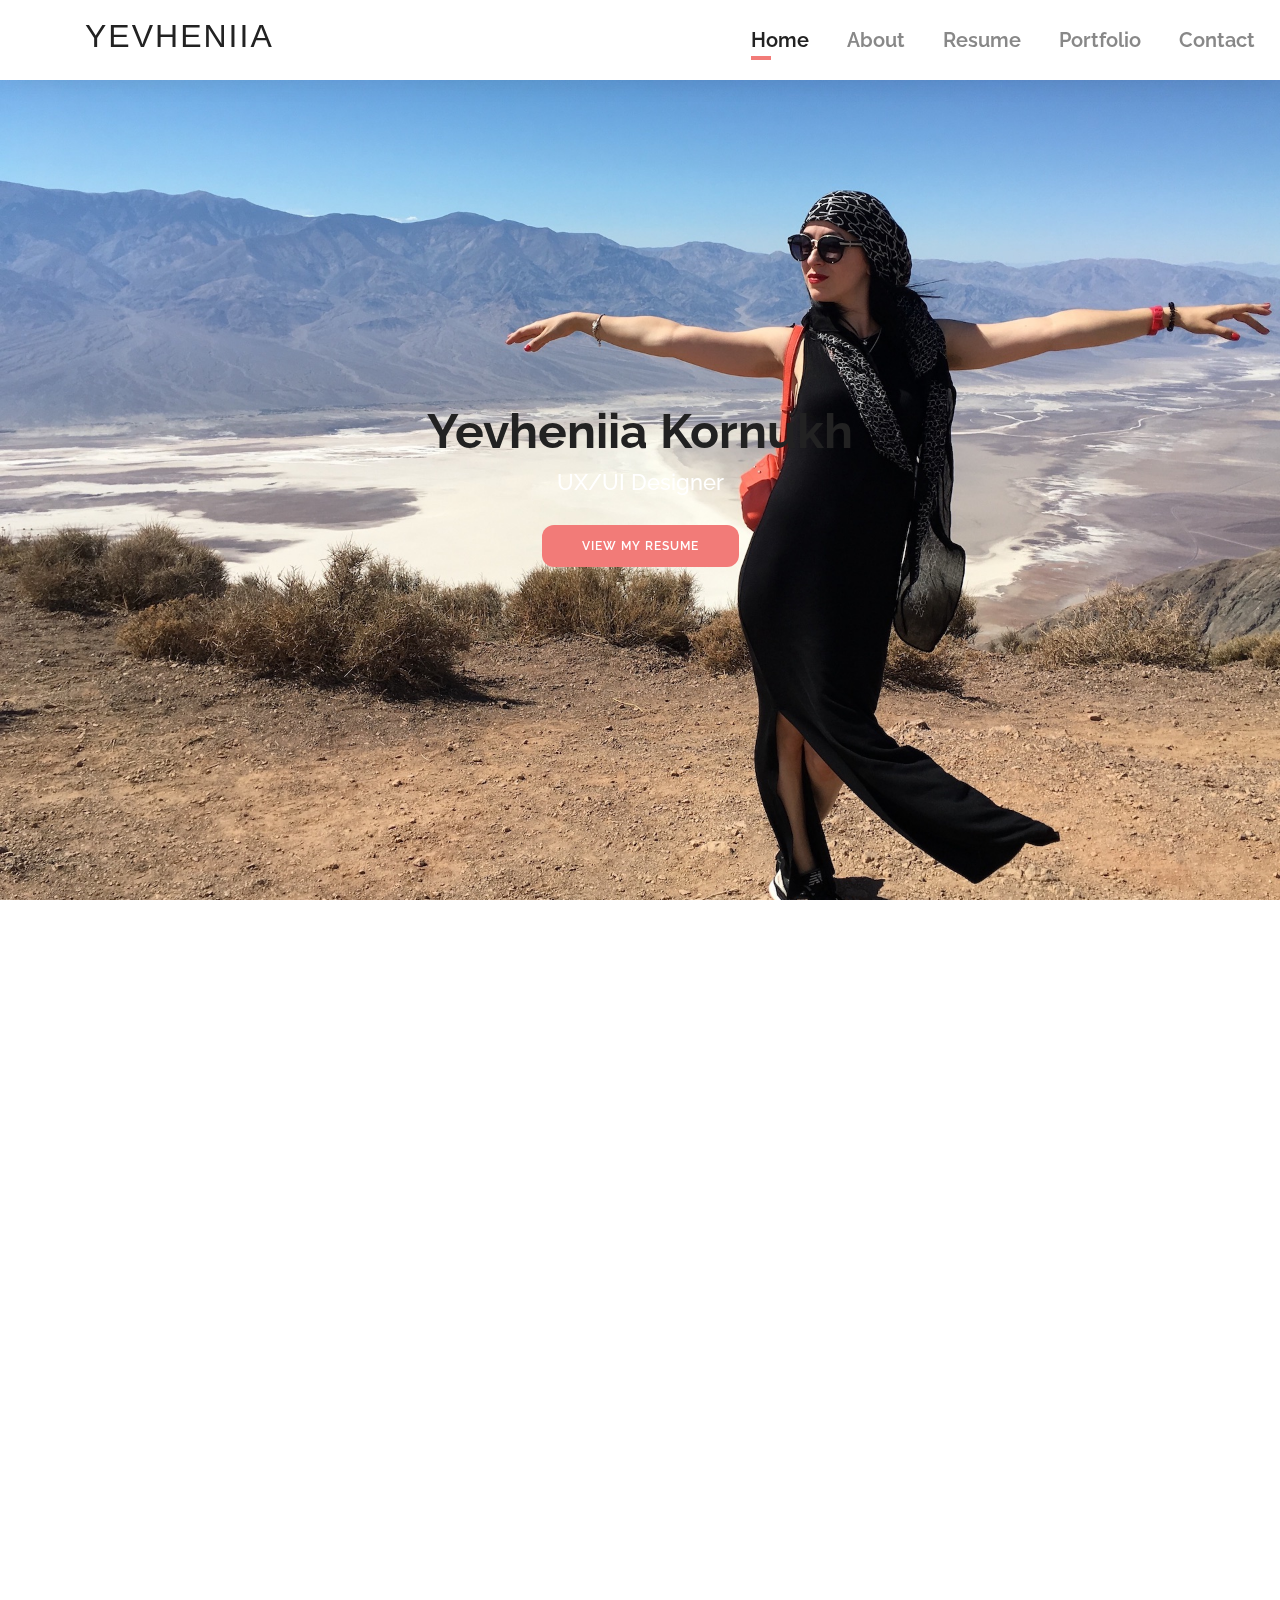
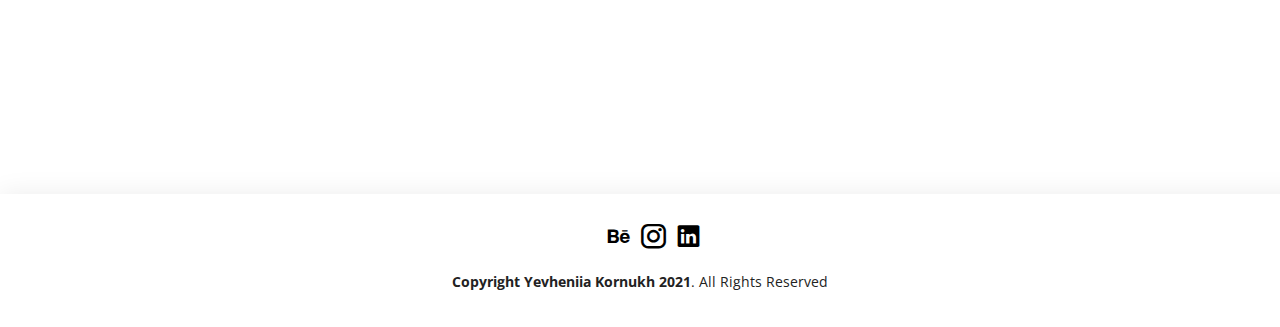
<file: index.html>
<!DOCTYPE html>
<html lang="en">

<head>
  <meta charset="utf-8">
  <meta content="width=device-width, initial-scale=1.0" name="viewport">

  <title>Yevheniia Kornukh</title>
  <meta content="" name="description">
  <meta content="" name="keywords">

  <!-- Hotjar Tracking Code -->
  <script>
    (function (h, o, t, j, a, r) {
      h.hj = h.hj || function () { (h.hj.q = h.hj.q || []).push(arguments) };
      h._hjSettings = { hjid: 2246298, hjsv: 6 };
      a = o.getElementsByTagName('head')[0];
      r = o.createElement('script'); r.async = 1;
      r.src = t + h._hjSettings.hjid + j + h._hjSettings.hjsv;
      a.appendChild(r);
    })(window, document, 'https://static.hotjar.com/c/hotjar-', '.js?sv=');
  </script>

  <!-- Favicons -->
  <link href="assets/img/favicon.png" rel="icon">
  <link href="assets/img/apple-touch-icon.png" rel="apple-touch-icon">

  <!-- Google Fonts -->
  <link
    href="https://fonts.googleapis.com/css?family=Open+Sans:300,300i,400,400i,600,600i,700,700i|Raleway:300,300i,400,400i,500,500i,600,600i,700,700i|Poppins:300,300i,400,400i,500,500i,600,600i,700,700i"
    rel="stylesheet">

  <!-- Vendor CSS Files -->
  <link href="assets/vendor/bootstrap/css/bootstrap.min.css" rel="stylesheet">
  <link href="assets/vendor/icofont/icofont.min.css" rel="stylesheet">
  <link href="assets/vendor/owl.carousel/assets/owl.carousel.min.css" rel="stylesheet">
  <link href="assets/vendor/boxicons/css/boxicons.min.css" rel="stylesheet">
  <link href="assets/vendor/venobox/venobox.css" rel="stylesheet">
  <link href="assets/vendor/aos/aos.css" rel="stylesheet">

  <!-- Main CSS File -->
  <link href="assets/css/style.css" rel="stylesheet">

</head>

<body>

  <!-- ======= Header ======= -->
  <header id="header" class="fixed-top">
    <div class="container-fluid d-flex justify-content-between align-items-center">

      <h1 class="logo"><a href="index.html">Yevheniia</a></h1>
      <!-- Uncomment below if you prefer to use an image logo -->
      <!-- <a href="index.html" class="logo"><img src="assets/img/favicon.png" alt="" class="img-fluid"></a> -->

      <!-- .nav-menu -->
      <nav class="nav-menu d-none d-lg-block">
        <ul>
          <li class="active"><a href="index.html">Home</a></li>
          <li><a href="#about">About</a></li>
          <li><a href="#resume">Resume</a></li>
          <li><a href="#portfolio">Portfolio</a></li>
          <li><a href="#contact">Contact</a></li>
        </ul>
      </nav>


    </div>

  </header><!-- End Header -->

  <!-- ======= Hero Section ======= -->
  <section id="hero" class="d-flex align-items-center">
    <div class="container d-flex flex-column align-items-center" data-aos="zoom-in" data-aos-delay="100">
      <h1>Yevheniia Kornukh</h1>
      <h2>UX/UI Designer</h2>
      <a target="_blank" href="Yevhenia_Kornukh_Resume.pdf" class="btn-about">View My Resume</a>

      <!-- <a href="about" class="btn-about">About Me</a> -->
    </div>
    <!-- <a href="about.html" class="btn-about ">About Me</a> -->
  </section>


  <!-- End Hero -->

  <!-- ======= About Section ======= -->
  <section id="about" class="about">
    <div class="container" data-aos="fade-up">

      <div class="section-title">
        <h2>About</h2>
        <p>A system-minded UX/UI Designer with a business background, skilled at agile methodologies, user research,
          user interface deployment, visual
          prototyping. Creative problem-solver passionate about research-driven designs.</p>
      </div>

      <div class="row">
        <div class="col-lg-4">
          <img src="assets/img/about.jpg" class="img-fluid" alt="">
        </div>
        <div class="col-lg-8 pt-4 pt-lg-0 content">
          <h3> UI/UX Designer &amp; Coffeeshop Owner</h3>
          <p class="font-italic">"I design products that people love."
          </p>
          <div class="row">
            <div class="col-lg-6">
              <ul>
                <li><i class="icofont-rounded-right"></i> <strong>Birthday:</strong> 12 April 1989</li>
                <li><i class="icofont-rounded-right"></i> <strong>Website:</strong> https://janekornukh.github.io/</li>
                <li><i class="icofont-rounded-right"></i> <strong>Phone:</strong> +1 952 652 4575</li>
                <li><i class="icofont-rounded-right"></i> <strong>City:</strong> Minneapolis, USA</li>
              </ul>
            </div>
            <div class="col-lg-6">
              <ul>
                <li><i class="icofont-rounded-right"></i> <strong>Age:</strong> 32</li>
                <li><i class="icofont-rounded-right"></i> <strong>Degree:</strong> Master</li>
                <li><i class="icofont-rounded-right"></i> <strong>Email:</strong> e.kornukh@gmail.com</li>
                <li><i class="icofont-rounded-right"></i> <strong>Freelance:</strong> Available</li>
              </ul>
            </div>
          </div>
          <p><b>Main goal:</b> Create user-centric, habit-forming designs and deliver an intuitive yet impactful
            experience for each project.
          </p>



        </div>
      </div>

    </div>
  </section><!-- End About Section -->

  <!-- ======= Skills Section ======= -->
  <section id="skills" class="skills">
    <div class="container" data-aos="fade-up">

      <div class="section-title">
        <h2>Tools & Skills</h2>
        <p>Ready to apply the Design Thinking Process approach in daily work because it requires experience immersion of
          those who are impacted by a particular challenge. Seeking to identify the root cause of that challenge,
          redefine it, and brainstorm alternative ways to approach it - constantly making adjustments based on feedback
          and lessons learned.

        </p>
      </div>

      <div class="row skills-content">

        <div class="col-lg-6">

          <div class="progress">
            <span class="skill">HTML <i class="val">80%</i></span>
            <div class="progress-bar-wrap">
              <div class="progress-bar" role="progressbar" aria-valuenow="80" aria-valuemin="0" aria-valuemax="100">
              </div>
            </div>
          </div>

          <div class="progress">
            <span class="skill">CSS <i class="val">70%</i></span>
            <div class="progress-bar-wrap">
              <div class="progress-bar" role="progressbar" aria-valuenow="70" aria-valuemin="0" aria-valuemax="100">
              </div>
            </div>
          </div>

          <div class="progress">
            <span class="skill">Bootstrap <i class="val">75%</i></span>
            <div class="progress-bar-wrap">
              <div class="progress-bar" role="progressbar" aria-valuenow="75" aria-valuemin="0" aria-valuemax="100">
              </div>
            </div>
          </div>

          <div class="progress">
            <span class="skill">Adobe XD <i class="val">95%</i></span>
            <div class="progress-bar-wrap">
              <div class="progress-bar" role="progressbar" aria-valuenow="95" aria-valuemin="0" aria-valuemax="100">
              </div>
            </div>
          </div>
          <div class="progress">
            <span class="skill">Figma<i class="val">90%</i></span>
            <div class="progress-bar-wrap">
              <div class="progress-bar" role="progressbar" aria-valuenow="80" aria-valuemin="0" aria-valuemax="100">
              </div>
            </div>
          </div>

          <div class="progress">
            <span class="skill">InVision<i class="val">75%</i></span>
            <div class="progress-bar-wrap">
              <div class="progress-bar" role="progressbar" aria-valuenow="55" aria-valuemin="0" aria-valuemax="100">
              </div>
            </div>
          </div>

          <div class="progress">
            <span class="skill">GitHub<i class="val">55%</i></span>
            <div class="progress-bar-wrap">
              <div class="progress-bar" role="progressbar" aria-valuenow="55" aria-valuemin="0" aria-valuemax="100">
              </div>
            </div>
          </div>

        </div>

        <div class="col-lg-6">

          <div class="progress">
            <span class="skill">User Research <i class="val">85%</i></span>
            <div class="progress-bar-wrap">
              <div class="progress-bar" role="progressbar" aria-valuenow="85" aria-valuemin="0" aria-valuemax="100">
              </div>
            </div>
          </div>

          <div class="progress">
            <span class="skill">Problem Solving<i class="val">95%</i></span>
            <div class="progress-bar-wrap">
              <div class="progress-bar" role="progressbar" aria-valuenow="95" aria-valuemin="0" aria-valuemax="100">
              </div>
            </div>
          </div>

          <div class="progress">
            <span class="skill">Prototyping<i class="val">100%</i></span>
            <div class="progress-bar-wrap">
              <div class="progress-bar" role="progressbar" aria-valuenow="100" aria-valuemin="0" aria-valuemax="100">
              </div>
            </div>
          </div>

          <div class="progress">
            <span class="skill">Testing<i class="val">85%</i></span>
            <div class="progress-bar-wrap">
              <div class="progress-bar" role="progressbar" aria-valuenow="85" aria-valuemin="0" aria-valuemax="100">
              </div>
            </div>
          </div>

          <div class="progress">
            <span class="skill">Micro-Interaction Design<i class="val">75%</i></span>
            <div class="progress-bar-wrap">
              <div class="progress-bar" role="progressbar" aria-valuenow="75" aria-valuemin="0" aria-valuemax="100">
              </div>
            </div>
          </div>

          <div class="progress">
            <span class="skill">Interpersonal Skills<i class="val">95%</i></span>
            <div class="progress-bar-wrap">
              <div class="progress-bar" role="progressbar" aria-valuenow="95" aria-valuemin="0" aria-valuemax="100">
              </div>
            </div>
          </div>

          <div class="progress">
            <span class="skill">Googling<i class="val">91%</i></span>
            <div class="progress-bar-wrap">
              <div class="progress-bar" role="progressbar" aria-valuenow="95" aria-valuemin="0" aria-valuemax="100">
              </div>
            </div>
          </div>

        </div>

      </div>

    </div>
  </section>

  <!-- End Skills Section -->

  <!-- ======= Facts Section ======= -->
  <section id="facts" class="facts">
    <div class="container" data-aos="fade-up">

      <div class="section-title">
        <h2>Facts</h2>
        <p>I will provide added value for any of your projects. Listed below are some of the skills I naturally bring to
          the table. Please remember, I am always learning and adapting to new situations, so these skills update with
          time.</p>
      </div>

      <div class="row counters">

        <div class="col-lg-3 col-6 text-center">
          <span data-toggle="counter-up">54</span>
          <p>UX/UI Books Read</p>
        </div>

        <div class="col-lg-3 col-6 text-center">
          <span data-toggle="counter-up">11</span>
          <p>Projects</p>
        </div>

        <div class="col-lg-3 col-6 text-center">
          <span data-toggle="counter-up">2,963</span>
          <p>Hours Of Work</p>
        </div>

        <div class="col-lg-3 col-6 text-center">
          <span data-toggle="counter-up">3,873</span>
          <p>Learning Hours</p>
        </div>

      </div>

    </div>
  </section>

  <!-- End Facts Section -->

  <!-- ======= Testimonials Section ======= -->
  <section id="testimonials" class="testimonials">
    <div class="container" data-aos="fade-up">

      <div class="section-title">
        <h2>Testimonials</h2>
        <p>“Collaboration - is the number one skill in the business world and I believe that it is the key to generating
          innovative ideas and delivering the best products”.</p>
      </div>

      <div class="owl-carousel testimonials-carousel">
        <div class="testimonial-item">
          <img src="assets/img/testimonials/ashley.jpeg" class="testimonial-img" alt="">
          <h3>Ashley Chin-Mark</h3>
          <h4>Marketing Associate & Artist at James Sewell Ballet</h4>
          <p>
            <i class="bx bxs-quote-alt-left quote-icon-left"></i>
            It is with great pleasure that I recommend Yevheniia Kornukh on her website! Throughout our time as fellow
            designers enrolled in University of Minnesota’s UX/UI Bootcamp, she was consistently prepared, tactful,
            compassionate, well-researched, and professional. We recently worked together on redesigning SoundCloud’s
            website and mobile app. When our team was at odds in making design decisions, Yevheniia would use a
            combination of user insight and logical reasoning to kindly, and assertively, break the tie. When user
            statements and data needed an in-depth analysis, she eagerly volunteered to complete the tasks and finished
            them in record time. When our team prepared our PPT presentation, Yevheniia made detailed notes and slide
            additions to help our team present a cohesive idea. Companies and employers will consider themselves lucky
            to work alongside Yevheniia: she is a wonderful designer, teacher, manager, director, role model, and I
            can’t wait to see what more she adds to her ongoing list of titles.
            <i class="bx bxs-quote-alt-right quote-icon-right"></i>
          </p>
        </div>

        <div class="testimonial-item">
          <img src="assets/img/testimonials/testimonials-1.png" class="testimonial-img" alt="">
          <h3>Olha Stueck</h3>
          <h4>Head of Content at Payoneer</h4>
          <p>
            <i class="bx bxs-quote-alt-left quote-icon-left"></i>
            I was impressed by Yevheniia's skillset, designer mindset, profound understanding of customer needs, her
            flexibility and dedication. She became my go-to-person when I need a comprehensive advice and support
            regarding web & UX design.
            <i class="bx bxs-quote-alt-right quote-icon-right"></i>
          </p>
        </div>

        <div class="testimonial-item">
          <img src="assets/img/testimonials/testimonials-2.png" class="testimonial-img" alt="">
          <h3>Kristin Bowser</h3>
          <h4>UX Designer</h4>
          <p>
            <i class="bx bxs-quote-alt-left quote-icon-left"></i>
            Yevheniia, who I know as Jane, is a former student from my time as a UX/UI tutor with 2U/Trilogy Education.
            She is kind, bright, and creative, and when she doesn’t quite understand something, she works diligently to
            seek answers and improve her skills. Jane is an excellent designer and team player, and whatever company she
            lands at is lucky to have her!
            <i class="bx bxs-quote-alt-right quote-icon-right"></i>
          </p>
        </div>

        <div class="testimonial-item">
          <img src="assets/img/testimonials/testimonials-3.jpeg" class="testimonial-img" alt="">
          <h3>Noah Kaufmann</h3>
          <h4>UX|UI Design, Graphic Design</h4>
          <p>
            <i class="bx bxs-quote-alt-left quote-icon-left"></i>
            I Worked with Yevheniia on two occasions on UX | UI and Front End Development projects. It was so refreshing
            to work alongside someone who is reliable and gives their all every step of the way on projects. Yevheniia
            is always professional and I would absolutely work with her again.
            <i class="bx bxs-quote-alt-right quote-icon-right"></i>
          </p>
        </div>



        <!-- <div class="testimonial-item">
              <img src="assets/img/testimonials/testimonials-5.jpg" class="testimonial-img" alt="">
              <h3>John Larson</h3>
              <h4>Entrepreneur</h4>
              <p>
                <i class="bx bxs-quote-alt-left quote-icon-left"></i>
                Quis quorum aliqua sint quem legam fore sunt eram irure aliqua veniam tempor noster veniam enim culpa labore duis sunt culpa nulla illum cillum fugiat legam esse veniam culpa fore nisi cillum quid.
                <i class="bx bxs-quote-alt-right quote-icon-right"></i>
              </p>
            </div> -->

      </div>

    </div>
  </section><!-- End Testimonials Section -->

  </main><!-- End #main -->
  <main id="main">

    <!-- ======= Resume Section ======= -->
    <section id="resume" class="resume">
      <div class="container" data-aos="fade-up">

        <div class="section-title">
          <h2>Resume</h2>
          <!-- <p>UX/UI designer skilled at agile methodologies, user research, user interface deployment, visual
              prototyping (Adobe XD, Figma). Creative problem-solver passionate about research-driven
              designs.
              Main goal: create user-centric, habit-forming designs and deliver an intuitive yet impactful
              experience for each project.
              </p> -->
        </div>

        <div class="row">
          <div class="col-lg-6">
            <h3 class="resume-title">Sumary</h3>
            <div class="resume-item pb-0">
              <p><em>UX/UI designer skilled at agile methodologies, user research, user interface deployment, visual
                  prototyping. Creative problem-solver passionate about research-driven
                  designs.</em></p>
                  <p><em><b>Main goal:</b> create user-centric, habit-forming designs and deliver an intuitive yet impactful
                  experience for each project.</em></p>
              <p>
              <ul>
                <li>Minneapolis, MN, 55439</li>
                <li> (952) 652-4575</li>
                <li>e.kornukh@email.com</li>
              </ul>
              </p>
            </div>

            <h3 class="resume-title">Education</h3>
            <div class="resume-item">
              <h4>Certificate, UX/UI Design</h4>
              <h5>2020 - 2021</h5>
              <p><em>The University of Minnesota, Minneapolis</em></p>
              <p></p>
            </div>
            <div class="resume-item">
              <h4>Masters in Teaching History &amp; Law </h4>
              <h5>2011 - 2012</h5>
              <p><em>Chernihiv National Teaching University, Ukraine</em></p>
              <p></p>
            </div>
            <!-- <h3 class="resume-title">Work Experience</h3> -->
            <!-- <div class="resume-item">
              <h4>Founding and Managing Director of a Coffeeshop</h4>
              <h5>2013 - Present</h5>
              <p><em>Dim Kavy, Chernihiv, Ukraine </em></p>
              <p>
              <ul>
                <li>Founded a coffee business and profitably growing it for seven years</li>
                <li>Managing, fostering, hiring, and mentoring a team remotely for more than two years with
                  successful results </li>
                <li>Increased revenue by 23 percent even during the pandemic time</li>
                <li>Improved customer feedback by 24 percent over the last six months</li>
                <li>Established 95% of client satisfaction rate</li>
                <li>Awarded “Employer of the Year” - two years in a row</li>
              </ul>
              </p>
            </div> -->
          </div>
          <div class="col-lg-6">
            
            <h3 class="resume-title">Work Experience</h3>

            <div class="resume-item">
              <h4>Freelance</h4>
              <h5>July 2021 - Present</h5>
            </div>

            <div class="resume-item">
              <h4>UX/UI/FE Contractor Designer</h4>
              <h5>March 2021 - July 2021</h5>
              <p><em>Image Factory - 3D Furniture Visualisation Startup</em></p>
              <p>
              <ul>
                <li>Conducted need-finding, persona creation, helped facilitate and co-created voice/tone strategy and guidelines with the steakholder that will
                  resonate with customers</li>
                <li>Created new information architecture schema, redesigned UI and a responsive website navigation</li>
                <li>Presented and communicated design (sketches, wireframes, and prototypes) and design goals to partners</li>
                <li>Validated code built as designed during projects (according to brand standards, style guides and pattern libraries) using
                  Bootstrap Frontend development and AWS deployment</li>
              </ul>
              </p>
            </div>
            
            <div class="resume-item">
              <h4>UX/UI Designer</h4>
              <h5> March 2018 - December 2019</h5>
              <p><em>Che IT Group, Chernihiv, Ukraine</em></p>
              <p>
              <ul>
                <li>Created goals, priorities, and deliverables for user experience consistent with product development stages, coordinated multiple projects to completion and facilitated the implementation of user experience practices.</li>
                <li>Actively interacted with several project stakeholders, including product managers, engineers, and other designers, while developing and brainstorming initial concepts.</li>
                <li>Сommunicated design ideas and end-to-end user experience through sketches, storyboards, high-fidelity layouts, prototypes, and micro-animations.</li>
                <li>Created projects that met product goals, met requirements, and take user feedback and usability testing into account.</li>
              </ul>
              </p>
            </div>
            <!-- <div class="resume-item">
              <h4>International Business Development Manager</h4>
              <h5>January 2020 - September 2020</h5>
              <p><em>Ceiling Pro International, Eden Paire, Minnesota</em></p>
              <p>
              <ul>
                <li>Initiated and implemented email marketing and online advertising for companies and
                  individuals to offer a business opportunity to provide ceiling and special surface
                  restoration services</li>
                <li>Spearheaded prospect development, cold calls in Eastern-Europe Department</li>
                <li>Created a Proposal for a company’s website redesigning</li>
                <li>Established a Social Media campaign for the next three months period</li>
                <li>Perfoming 11+ sales presentations and proposals a week for prospects</li>
              </ul>
              </p>
            </div> -->
            

            <div class="resume-item">
              <h4>Founding and Managing Director of a Coffeeshop</h4>
              <h5>2013 - Present</h5>
              <p><em>Dim Kavy, Chernihiv, Ukraine </em></p>
              <p>
              <ul>
                <li>Founded a coffee business and profitably growing it for seven years</li>
                <li>Managing, fostering, hiring, and mentoring a team remotely for more than two years with
                  successful results </li>
                <li>Increased revenue by 23 percent even during the pandemic time</li>
                <li>Improved customer feedback by 24 percent over the last six months</li>
                <li>Established 95% of client satisfaction rate</li>
                <li>Awarded “Employer of the Year” - two years in a row</li>
              </ul>
              </p>
            </div>
          </div>
        </div>

      </div>
    </section><!-- End Resume Section -->

  </main><!-- End #main -->
  <main id="main">

    <!-- ======= Portfolio Section ======= -->
    <section id="portfolio" class="portfolio">
      <div class="container" data-aos="fade-up">

        <div class="section-title">
          <h2>Portfolio</h2>
          <p>Case Studies</p>
        </div>

        <div class="row" data-aos="fade-up" data-aos-delay="100">
          <div class="col-lg-12 d-flex justify-content-center">
            <ul id="portfolio-flters">
              <li data-filter="*" class="filter-active">All</li>
              <li data-filter=".filter-app">Mobile</li>
              <li data-filter=".filter-card">Card</li>
              <li data-filter=".filter-web">Web</li>
            </ul>
          </div>
        </div>


        <div class="row portfolio-container" data-aos="fade-up" data-aos-delay="200">

          <div class="col-lg-4 col-md-6 portfolio-item filter-web">
            <div class="portfolio-wrap">
              <img src="assets/img/portfolio/portfolio-5.jpg" class="img-fluid" alt="">
              <div class="portfolio-info">
                <h4><a href="sound_cloud.html">SoundCloud - Redesign</a></h4>
                <p>UX/UI/FE Case Study</p>
                <div class="portfolio-links">
                  <a href="assets/img/portfolio/portfolio-5.jpg" data-gall="portfolioGallery" class="venobox"
                    title="Web 3"><i class="bx bx-plus"></i></a>
                  <a href="soundcloud-details.html" data-gall="portfolioDetailsGallery" data-vbtype="iframe"
                    class="venobox" title="SoundCloud Details"><i class="bx bx-link"></i></a>
                </div>
              </div>
            </div>
          </div>

          <div class="col-lg-4 col-md-6 portfolio-item filter-web">
            <div class="portfolio-wrap">
              <img src="assets/img/portfolio/portfolio-8.png" class="img-fluid" alt="">
              <div class="portfolio-info">
                <h4><a href="image-factory.html">Image Factory</a></h4>
                <p>UX/UI/FE</p>
                <div class="portfolio-links">
                  <a href="assets/img/portfolio/portfolio-8.png" data-gall="portfolioGallery" class="venobox"
                    title="Web 3"><i class="bx bx-plus"></i></a>
                  <a href="image-factory-details.html" data-gall="portfolioDetailsGallery" data-vbtype="iframe"
                    class="venobox" title="Image Factory Details"><i class="bx bx-link"></i></a>
                </div>
              </div>
            </div>
          </div>

          <div class="col-lg-4 col-md-6 portfolio-item filter-web">
            <div class="portfolio-wrap">
              <img src="assets/img/portfolio/portfolio-2.jpg" class="img-fluid" alt="">
              <div class="portfolio-info">
                <h4><a href="homeland-security.html">The Department of Homeland Security</a></h4>
                <p><a href="homeland-security.html">UI Redesign Government Agency Website</a></p>
                <div class="portfolio-links">
                  <a href="assets/img/portfolio/portfolio-2.jpg" data-gall="portfolioGallery" class="venobox"
                    title="Web 3"><i class="bx bx-plus"></i></a>
                  <a href="hs-details.html" data-gall="portfolioDetailsGallery" data-vbtype="iframe" class="venobox"
                    title="Homeland Security Details"><i class="bx bx-link"></i></a>
                </div>
              </div>
            </div>
          </div>

          <div class="col-lg-4 col-md-6 portfolio-item filter-app">
            <div class="portfolio-wrap">
              <img src="assets/img/portfolio/portfolio-1.jpg" class="img-fluid" alt="">
              <div class="portfolio-info">
                <h4><a href="pine-cone.html">Pine Cone Mobile App</a></h4>
                <p>UX Design Case Study</p>
                <div class="portfolio-links">
                  <a href="assets/img/portfolio/portfolio-1.jpg" data-gall="portfolioGallery" class="venobox"
                    title="Mobile App"><i class="bx bx-plus"></i></a>
                  <a href="pine-cone-details.html" data-gall="portfolioDetailsGallery" data-vbtype="iframe"
                    class="venobox" title="Pine-Cone Details"><i class="bx bx-link"></i></a>
                </div>
              </div>
            </div>
          </div>

          

          <div class="col-lg-4 col-md-6 portfolio-item filter-app">
            <div class="portfolio-wrap">
              <img src="assets/img/portfolio/portfolio-3.jpg" class="img-fluid" alt="">
              <div class="portfolio-info">
                <h4><a href="whats-for-dinner.html">"What’s For Dinner?" Mobile App</a></h4>
                <p><a href="whats-for-dinner.html"></a>UX Design Case Study</p>
                <div class="portfolio-links">
                  <a href="assets/img/portfolio/portfolio-3.jpg" data-gall="portfolioGallery" class="venobox"
                    title="App 2"><i class="bx bx-plus"></i></a>
                  <a href="wfd-details.html" data-gall="portfolioDetailsGallery" data-vbtype="iframe" class="venobox"
                    title="WFD Details"><i class="bx bx-link"></i></a>
                </div>
              </div>
            </div>
          </div>

         

            <div class="col-lg-4 col-md-6 portfolio-item filter-card">
              <div class="portfolio-wrap">
                <img src="assets/img/portfolio/portfolio-6.jpg" class="img-fluid" alt="">
                <div class="portfolio-info">
                  <h4><a href="assets/img/portfolio/coffee_menu2.svg"data-gall="portfolioGallery" class="venobox" title="Web 3">Coffee Menu</a></h4>
                  <p>Classic Italian Coffee Carte</p>
                  <div class="portfolio-links">
                    <a href="assets/img/portfolio/portfolio-6.jpg" data-gall="portfolioGallery" class="venobox"
                      title="Card 2"><i class="bx bx-plus"></i></a>
                    <a href="coffee-details.html" data-gall="portfolioDetailsGallery" data-vbtype="iframe"
                      class="venobox" title="Coffee Carte Details"><i class="bx bx-link"></i></a>
                  </div>
                </div>
              </div>
            </div>
          

          <div class="col-lg-4 col-md-6 portfolio-item filter-web">
            <div class="portfolio-wrap">
              <img src="assets/img/portfolio/portfolio-7.jpg" class="img-fluid" alt="">
              <div class="portfolio-info">
                <h4><a href="fff.html">Fences For Fido. Responsive Design</a></h4>
                <p><a href="fff.html">Redesign of a Non-Profit Website - Fences For Fido. Responsive Design</a></p>
                <div class="portfolio-links">
                  <a href="assets/img/portfolio/portfolio-7.jpg" data-gall="portfolioGallery" class="venobox"
                    title="Web 2"><i class="bx bx-plus"></i></a>
                  <a href="fff-details.html" data-gall="portfolioDetailsGallery" data-vbtype="iframe" class="venobox"
                    title="FFF Details"><i class="bx bx-link"></i></a>
                </div>
              </div>
            </div>
          </div>

          <!-- <div class="col-lg-4 col-md-6 portfolio-item filter-app">
              <div class="portfolio-wrap">
                <img src="assets/img/portfolio/portfolio-9.jpg" class="img-fluid" alt="">
                <div class="portfolio-info">
                  <h4>App 3</h4>
                  <p>App</p>
                  <div class="portfolio-links">
                    <a href="assets/img/portfolio/portfolio-9.jpg" data-gall="portfolioGallery" class="venobox" title="App 3"><i class="bx bx-plus"></i></a>
                    <a href="portfolio-details.html" data-gall="portfolioDetailsGallery" data-vbtype="iframe" class="venobox" title="Portfolio Details"><i class="bx bx-link"></i></a>
                  </div>
                </div>
              </div>
            </div> -->


          <!-- <div class="col-lg-4 col-md-6 portfolio-item filter-card">
              <div class="portfolio-wrap">
                <img src="assets/img/portfolio/portfolio-7.jpg" class="img-fluid" alt="">
                <div class="portfolio-info">
                  <h4>Card 1</h4>
                  <p>Card</p>
                  <div class="portfolio-links">
                    <a href="assets/img/portfolio/portfolio-7.jpg" data-gall="portfolioGallery" class="venobox" title="Card 1"><i class="bx bx-plus"></i></a>
                    <a href="portfolio-details.html" data-gall="portfolioDetailsGallery" data-vbtype="iframe" class="venobox" title="Portfolio Details"><i class="bx bx-link"></i></a>
                  </div>
                </div>
              </div>
            </div> -->

          <!-- <div class="col-lg-4 col-md-6 portfolio-item filter-card">
              <div class="portfolio-wrap">
                <img src="assets/img/portfolio/portfolio-8.jpg" class="img-fluid" alt="">
                <div class="portfolio-info">
                  <h4>Card 3</h4>
                  <p>Card</p>
                  <div class="portfolio-links">
                    <a href="assets/img/portfolio/portfolio-8.jpg" data-gall="portfolioGallery" class="venobox" title="Card 3"><i class="bx bx-plus"></i></a>
                    <a href="portfolio-details.html" data-gall="portfolioDetailsGallery" data-vbtype="iframe" class="venobox" title="Portfolio Details"><i class="bx bx-link"></i></a>
                  </div>
                </div>
              </div>
            </div> -->



        </div>

      </div>
    </section><!-- End Portfolio Section -->

  </main><!-- End #main -->
  <main id="main">

    <!-- ======= Contact Section ======= -->
    <section id="contact" class="contact">
      <div class="container" data-aos="fade-up">

        <div class="section-title">
          <h2>Contact</h2>
          <p>Let's Connect! Feel free to send me a message about anything.</p>
        </div>

        <div>
          <iframe
            src="https://www.google.com/maps/embed?pb=!1m10!1m8!1m3!1d45239.02036022448!2d-93.392315!3d44.873719!3m2!1i1024!2i768!4f13.1!5e0!3m2!1sen!2sus!4v1616017237536!5m2!1sen!2sus"
            width="1000" height="500" style="border:0;" allowfullscreen="" loading="lazy"></iframe>
          <div class="row mt-5">

            <div class="col-lg-4">
              <div class="info">
                <div class="address">
                  <i class="icofont-google-map"></i>
                  <h4>Location:</h4>
                  <p>Edina, MN 55439</p>
                </div>

                <div class="email">
                  <i class="icofont-envelope"></i>
                  <h4>Email:</h4>
                  <p>e.kornukh@gmail.com</p>
                </div>

                <div class="phone">
                  <i class="icofont-phone"></i>
                  <h4>Call:</h4>
                  <p>+1 952 652 4575</p>
                </div>

              </div>

            </div>

            <div class="col-lg-8 mt-5 mt-lg-0">

              <form action="javascript:;" class="php-email-form">
                <div class="form-row">
                  <div class="col-md-6 form-group">
                    <input type="text" name="name" class="form-control" id="name" placeholder="Your Name"
                      data-rule="minlen:4" data-msg="Please enter at least 4 chars"/>
                    <div class="validate"></div>
                  </div>
                  <div class="col-md-6 form-group">
                    <input type="email" class="form-control" name="email" id="email" placeholder="Your Email"
                      data-rule="email" data-msg="Please enter a valid email"/>
                    <div class="validate"></div>
                  </div>
                </div>
                <div class="form-group">
                  <input type="text" class="form-control" name="subject" id="subject" placeholder="Subject"
                    data-rule="minlen:4" data-msg="Please enter at least 8 chars of subject"/>
                  <div class="validate"></div>
                </div>
                <div class="form-group">
                  <textarea class="form-control" name="message" id="message" rows="5" data-rule="required"
                    data-msg="Please write something for us" placeholder="Message"></textarea>
                  <div class="validate"></div>
                </div>
                <div class="mb-3">
                  <div class="loading">Sending a message...</div>
                  <!-- <div class="error-message"></div> -->
                  <div class="sent-message">Your message has been sent. Thank you!</div>
                </div>
                <div class="text-center">
                  <button id="sendMessage" type="submit">Send Message</button>
                </div>
              </form>

            </div>
          </div>
        </div>
    </section><!-- End Contact Section -->

  </main><!-- End #main -->


  <!-- ======= Footer ======= -->
  <footer id="footer">
    <div class="container">
      <div class="header-social-links">
        <a href="https://www.behance.net/janekornukh" class="behance"><i class="icofont-behance"></i></a>
        <!-- <a href="https://github.com/janekornukh" class="github"><i class="icofont-github"></i></a> -->
        <a href="https://www.instagram.com/ux_rules/" class="instagram"><i class="icofont-instagram"></i></a>
        <a href="https://www.linkedin.com/in/yevheniia-kornukh-10817b196/" class="linkedin"><i
            class="icofont-linkedin"></i></i></a>
      </div>
      <br>
      <div><strong><span>Copyright Yevheniia Kornukh 2021</span></strong>. All Rights Reserved</div>
      <div class="credits">
        <!-- All the links in the footer should remain intact. -->
        <!-- You can delete the links only if you purchased the pro version. -->
        <!-- Licensing information: https://bootstrapmade.com/license/ -->
        <!-- Purchase the pro version with working PHP/AJAX contact form: https://bootstrapmade.com/kelly-free-bootstrap-cv-resume-html-template/ -->
      </div>
    </div>
  </footer>


  <!-- End  Footer -->

  <div id="preloader"></div>
  <a href="#" class="back-to-top"><i class="bx bx-up-arrow-alt"></i></a>

  <!-- Vendor JS Files -->
  <script src="assets/vendor/jquery/jquery.min.js"></script>
  <script src="assets/vendor/bootstrap/js/bootstrap.bundle.min.js"></script>
  <script src="assets/vendor/jquery.easing/jquery.easing.min.js"></script>
  <script src="assets/vendor/php-email-form/validate.js"></script>
  <script src="assets/vendor/waypoints/jquery.waypoints.min.js"></script>
  <script src="assets/vendor/counterup/counterup.min.js"></script>
  <script src="assets/vendor/owl.carousel/owl.carousel.min.js"></script>
  <script src="assets/vendor/isotope-layout/isotope.pkgd.min.js"></script>
  <script src="assets/vendor/venobox/venobox.min.js"></script>
  <script src="assets/vendor/aos/aos.js"></script>

  <!-- Template Main JS File -->
  <script src="https://smtpjs.com/v3/smtp.js"></script>
  <script src="assets/js/main.js"></script>
  

</body>

</html>
</file>
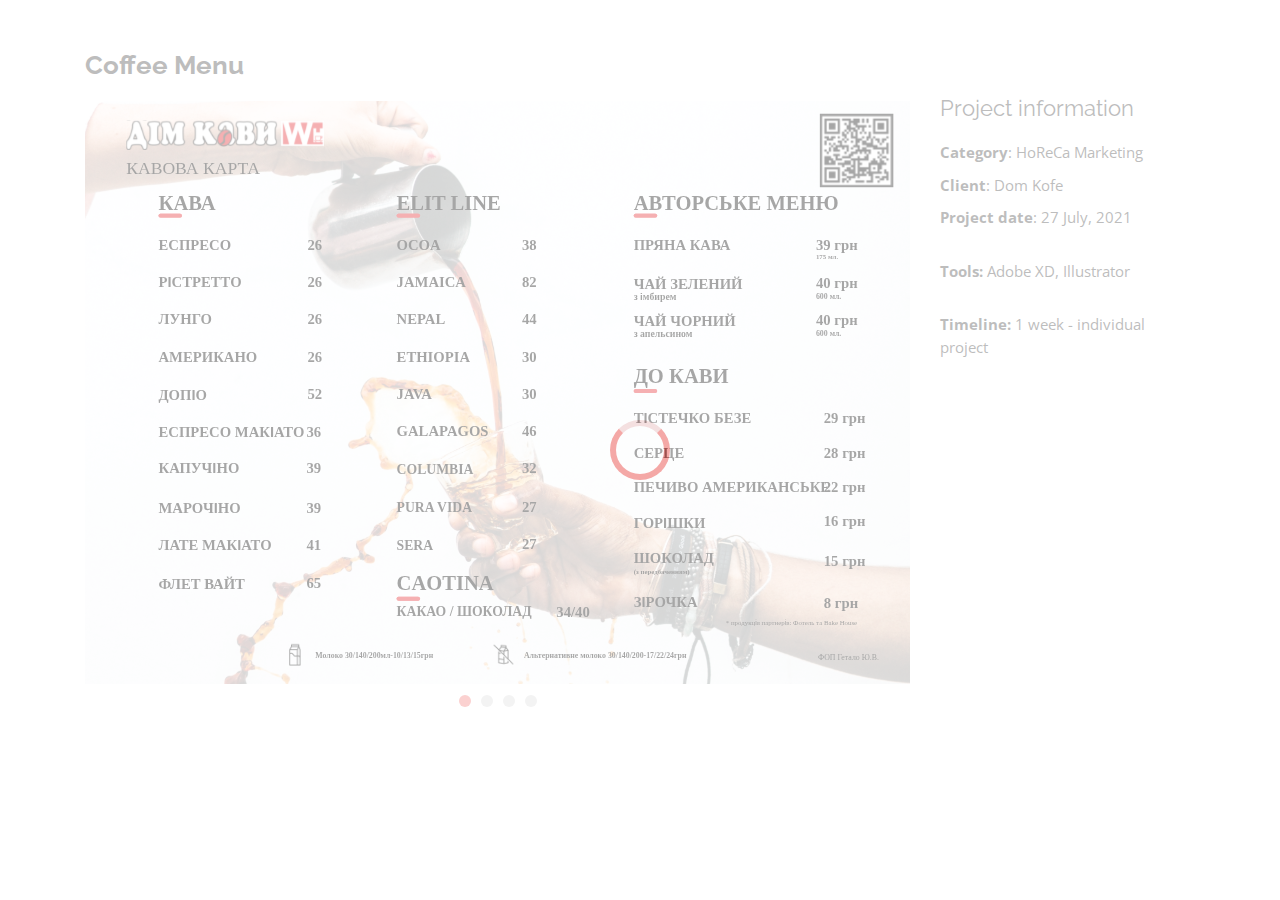
<file: coffee-details.html>
<!DOCTYPE html>
<html lang="en">

<head>
  <meta charset="utf-8">
  <meta content="width=device-width, initial-scale=1.0" name="viewport">

  <title>Pine Cone Details</title>
  <meta content="" name="description">
  <meta content="" name="keywords">

  <!-- Favicons -->
  <link href="assets/img/favicon.png" rel="icon">
  <link href="assets/img/apple-touch-icon.png" rel="apple-touch-icon">

  <!-- Google Fonts -->
  <link href="https://fonts.googleapis.com/css?family=Open+Sans:300,300i,400,400i,600,600i,700,700i|Raleway:300,300i,400,400i,500,500i,600,600i,700,700i|Poppins:300,300i,400,400i,500,500i,600,600i,700,700i" rel="stylesheet">

  <!-- Vendor CSS Files -->
  <link href="assets/vendor/bootstrap/css/bootstrap.min.css" rel="stylesheet">
  <link href="assets/vendor/icofont/icofont.min.css" rel="stylesheet">
  <link href="assets/vendor/owl.carousel/assets/owl.carousel.min.css" rel="stylesheet">
  <link href="assets/vendor/boxicons/css/boxicons.min.css" rel="stylesheet">
  <link href="assets/vendor/venobox/venobox.css" rel="stylesheet">
  <link href="assets/vendor/aos/aos.css" rel="stylesheet">

  <!-- Template Main CSS File -->
  <link href="assets/css/style.css" rel="stylesheet">

</head>

<body>

  <main id="main">

    <!-- ======= Coffee Card Details Section ======= -->
    <section id="portfolio-details" class="portfolio-details">
      <div class="container">

        <div class="row">

          <div class="col-lg-9">
            <h2 class="portfolio-title">Coffee Menu</h2>
            <div class="owl-carousel portfolio-details-carousel">
              <img src="assets/img/portfolio/coffee_menu2.svg" class="img-fluid" alt="">
              <img src="assets/img/portfolio/pricedk3.svg" class="img-fluid" alt="">
              <img src="assets/img/portfolio/pricedk2.svg" class="img-fluid" alt="">
              <img src="assets/img/portfolio/pricedk1.svg" class="img-fluid" alt="">
              
               </div>
          </div>

          <div class="col-lg-3 portfolio-info">
            <h3>Project information</h3>
            <ul>
              <li><strong>Category</strong>: HoReCa Marketing</li>
              <li><strong>Client</strong>: Dom Kofe</li>
              <li><strong>Project date</strong>: 27 July, 2021</li>
            </ul>
    
    
              <p><b>Tools:</b> Adobe XD, Illustrator</p>
    
              <p><b>Timeline:</b> 1 week - individual project
    
            </p>
          </div>

        </div>

      </div>
    </section>
    
    <!-- End Portfolio Details Section -->



  </main><!-- End #main -->

  <div id="preloader"></div>
  <a href="#" class="back-to-top"><i class="bx bx-up-arrow-alt"></i></a>

  <!-- Vendor JS Files -->
  <script src="assets/vendor/jquery/jquery.min.js"></script>
  <script src="assets/vendor/bootstrap/js/bootstrap.bundle.min.js"></script>
  <script src="assets/vendor/jquery.easing/jquery.easing.min.js"></script>
  <script src="assets/vendor/php-email-form/validate.js"></script>
  <script src="assets/vendor/waypoints/jquery.waypoints.min.js"></script>
  <script src="assets/vendor/counterup/counterup.min.js"></script>
  <script src="assets/vendor/owl.carousel/owl.carousel.min.js"></script>
  <script src="assets/vendor/isotope-layout/isotope.pkgd.min.js"></script>
  <script src="assets/vendor/venobox/venobox.min.js"></script>
  <script src="assets/vendor/aos/aos.js"></script>

  <!-- Template Main JS File -->
  <script src="assets/js/main.js"></script>

</body>

</html>
</file>
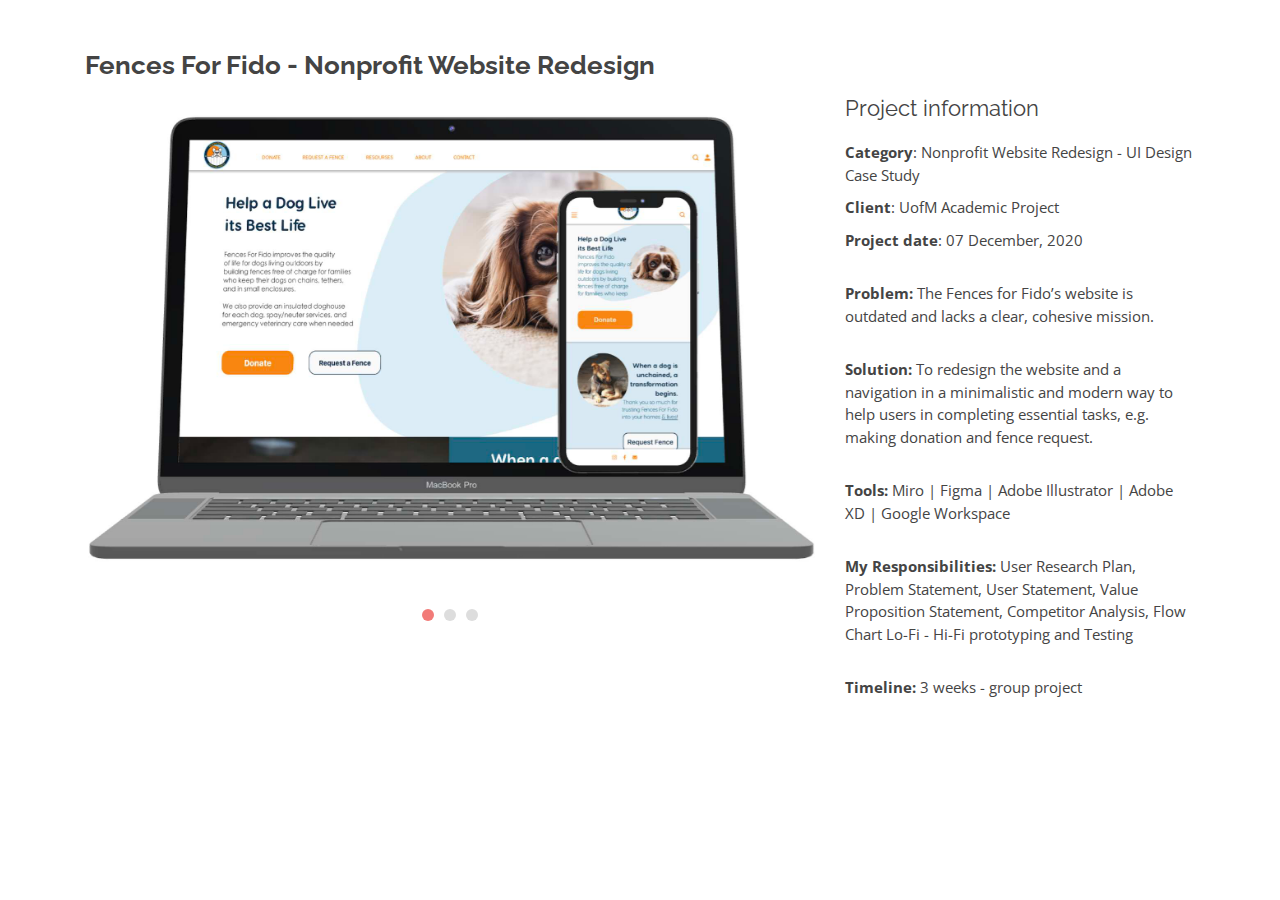
<file: fff-details.html>
<!DOCTYPE html>
<html lang="en">

<head>
  <meta charset="utf-8">
  <meta content="width=device-width, initial-scale=1.0" name="viewport">

  <title>FFF Details</title>
  <meta content="" name="description">
  <meta content="" name="keywords">

  <!-- Favicons -->
  <link href="assets/img/favicon.png" rel="icon">
  <link href="assets/img/apple-touch-icon.png" rel="apple-touch-icon">

  <!-- Google Fonts -->
  <link
    href="https://fonts.googleapis.com/css?family=Open+Sans:300,300i,400,400i,600,600i,700,700i|Raleway:300,300i,400,400i,500,500i,600,600i,700,700i|Poppins:300,300i,400,400i,500,500i,600,600i,700,700i"
    rel="stylesheet">

  <!-- Vendor CSS Files -->
  <link href="assets/vendor/bootstrap/css/bootstrap.min.css" rel="stylesheet">
  <link href="assets/vendor/icofont/icofont.min.css" rel="stylesheet">
  <link href="assets/vendor/owl.carousel/assets/owl.carousel.min.css" rel="stylesheet">
  <link href="assets/vendor/boxicons/css/boxicons.min.css" rel="stylesheet">
  <link href="assets/vendor/venobox/venobox.css" rel="stylesheet">
  <link href="assets/vendor/aos/aos.css" rel="stylesheet">

  <!-- Template Main CSS File -->
  <link href="assets/css/style.css" rel="stylesheet">


</head>

<body>

  <main id="main">

    <!-- ======= FFF Details Section ======= -->
    <section id="portfolio-details" class="portfolio-details">
      <div class="container">

        <div class="row">

          <div class="col-lg-8">
            <h2 class="portfolio-title">Fences For Fido - Nonprofit Website Redesign</h2>
            <div class="owl-carousel portfolio-details-carousel">
              <img src="assets/img/portfolio/fff-prew-mock.jpg" class="img-fluid" alt="">
              <img src="assets/img/portfolio/fff-em-map.jpeg" class="img-fluid" alt="">
              <img src="assets/img/portfolio/fff-sm.svg" class="img-fluid" alt="">
            </div>
          </div>

          <div class="col-lg-4 portfolio-info">
            <h3>Project information</h3>
            <ul>
              <li><strong>Category</strong>: Nonprofit Website Redesign - UI Design Case Study</li>
              <li><strong>Client</strong>: UofM Academic Project</li>
              <li><strong>Project date</strong>: 07 December, 2020</li>
            </ul>



            <p><b>Problem:</b> The Fences for Fido’s website is outdated and lacks a clear, cohesive mission.</p>

            <p><b>Solution:</b> To redesign the website and a navigation in a minimalistic and modern way to help users
              in completing essential tasks, e.g. making donation and fence request.

            </p>


            <p><b>Tools:</b> Miro | Figma | Adobe Illustrator | Adobe XD | Google Workspace </p>

            <p><b>My Responsibilities:</b> User Research Plan, Problem Statement, User Statement, Value Proposition
              Statement, Competitor Analysis, Flow Chart Lo-Fi - Hi-Fi prototyping and Testing</p>
              <p><b>Timeline:</b> 3 weeks - group project

          </div>

        </div>

      </div>
    </section><!-- End Portfolio Details Section -->



  </main><!-- End #main -->

  <div id="preloader"></div>
  <a href="#" class="back-to-top"><i class="bx bx-up-arrow-alt"></i></a>

  <!-- Vendor JS Files -->
  <script src="assets/vendor/jquery/jquery.min.js"></script>
  <script src="assets/vendor/bootstrap/js/bootstrap.bundle.min.js"></script>
  <script src="assets/vendor/jquery.easing/jquery.easing.min.js"></script>
  <script src="assets/vendor/php-email-form/validate.js"></script>
  <script src="assets/vendor/waypoints/jquery.waypoints.min.js"></script>
  <script src="assets/vendor/counterup/counterup.min.js"></script>
  <script src="assets/vendor/owl.carousel/owl.carousel.min.js"></script>
  <script src="assets/vendor/isotope-layout/isotope.pkgd.min.js"></script>
  <script src="assets/vendor/venobox/venobox.min.js"></script>
  <script src="assets/vendor/aos/aos.js"></script>

  <!-- Template Main JS File -->
  <script src="assets/js/main.js"></script>

</body>

</html>
</file>
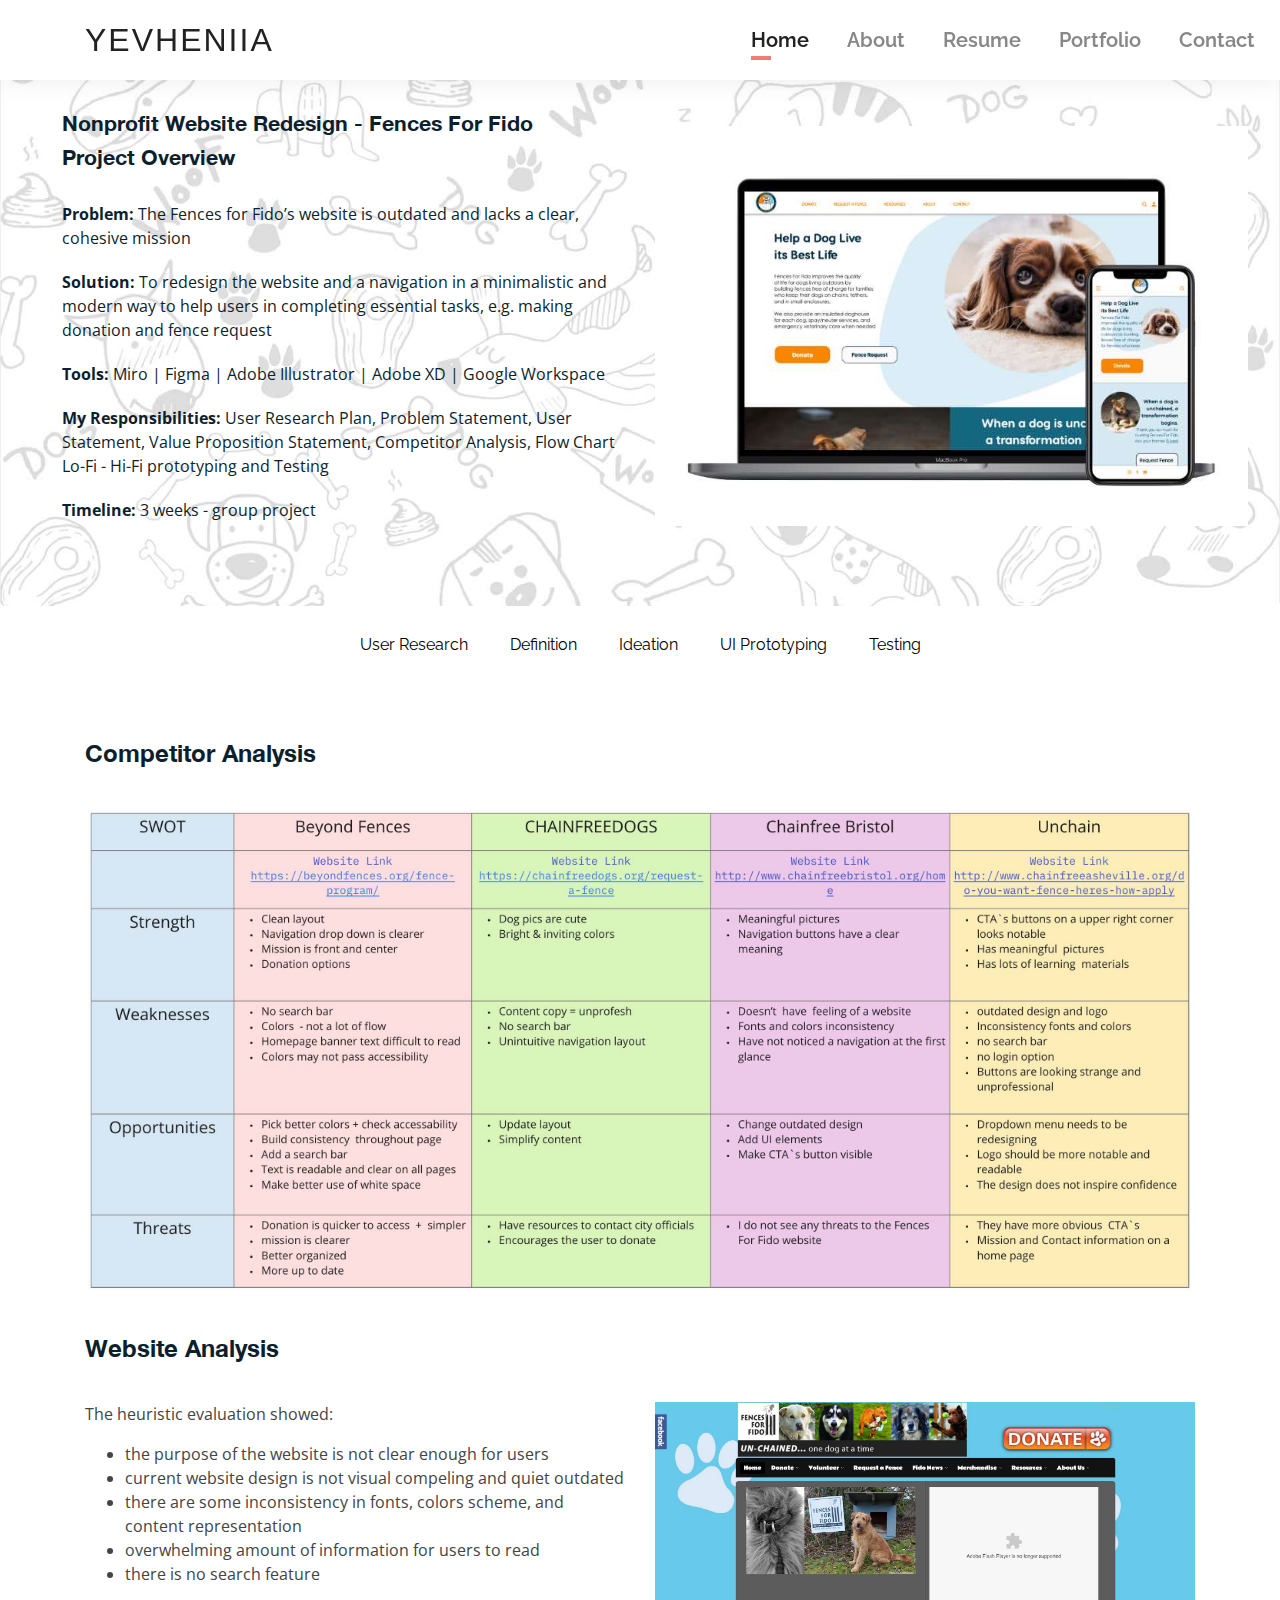
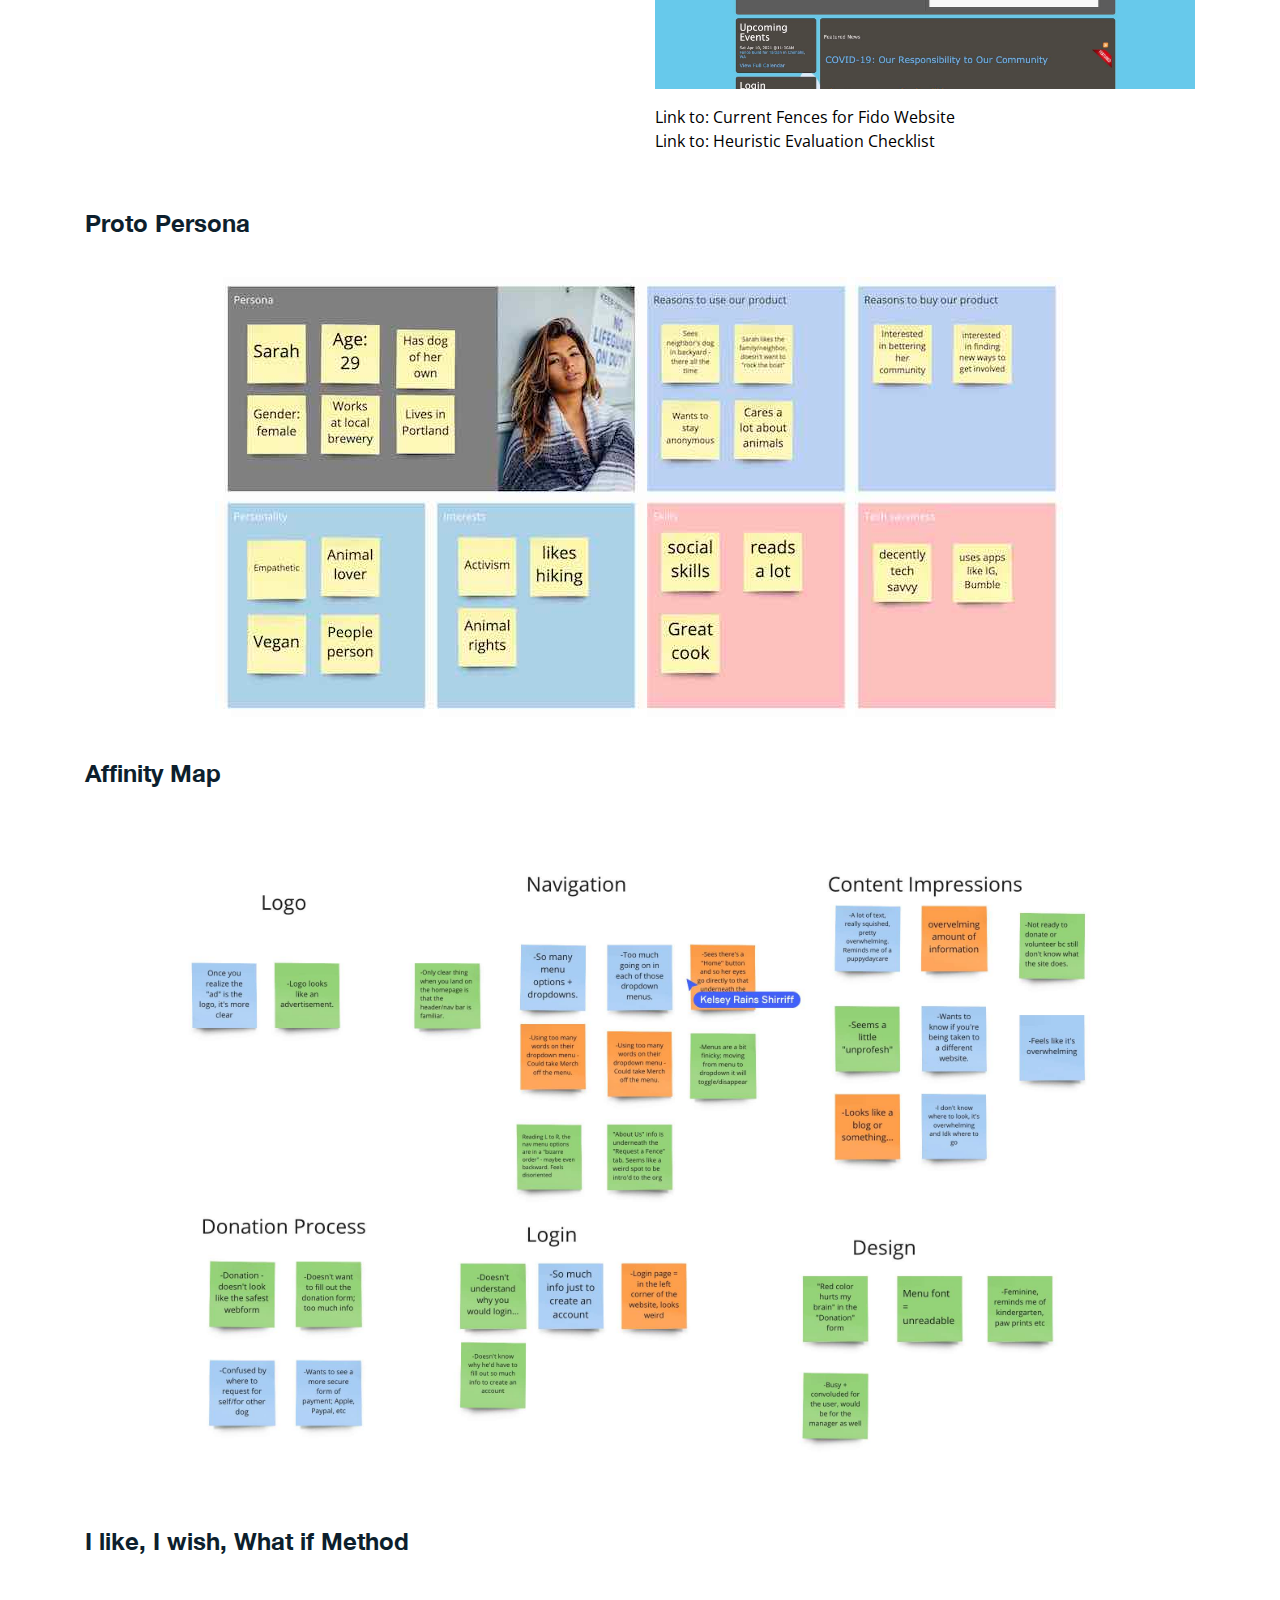
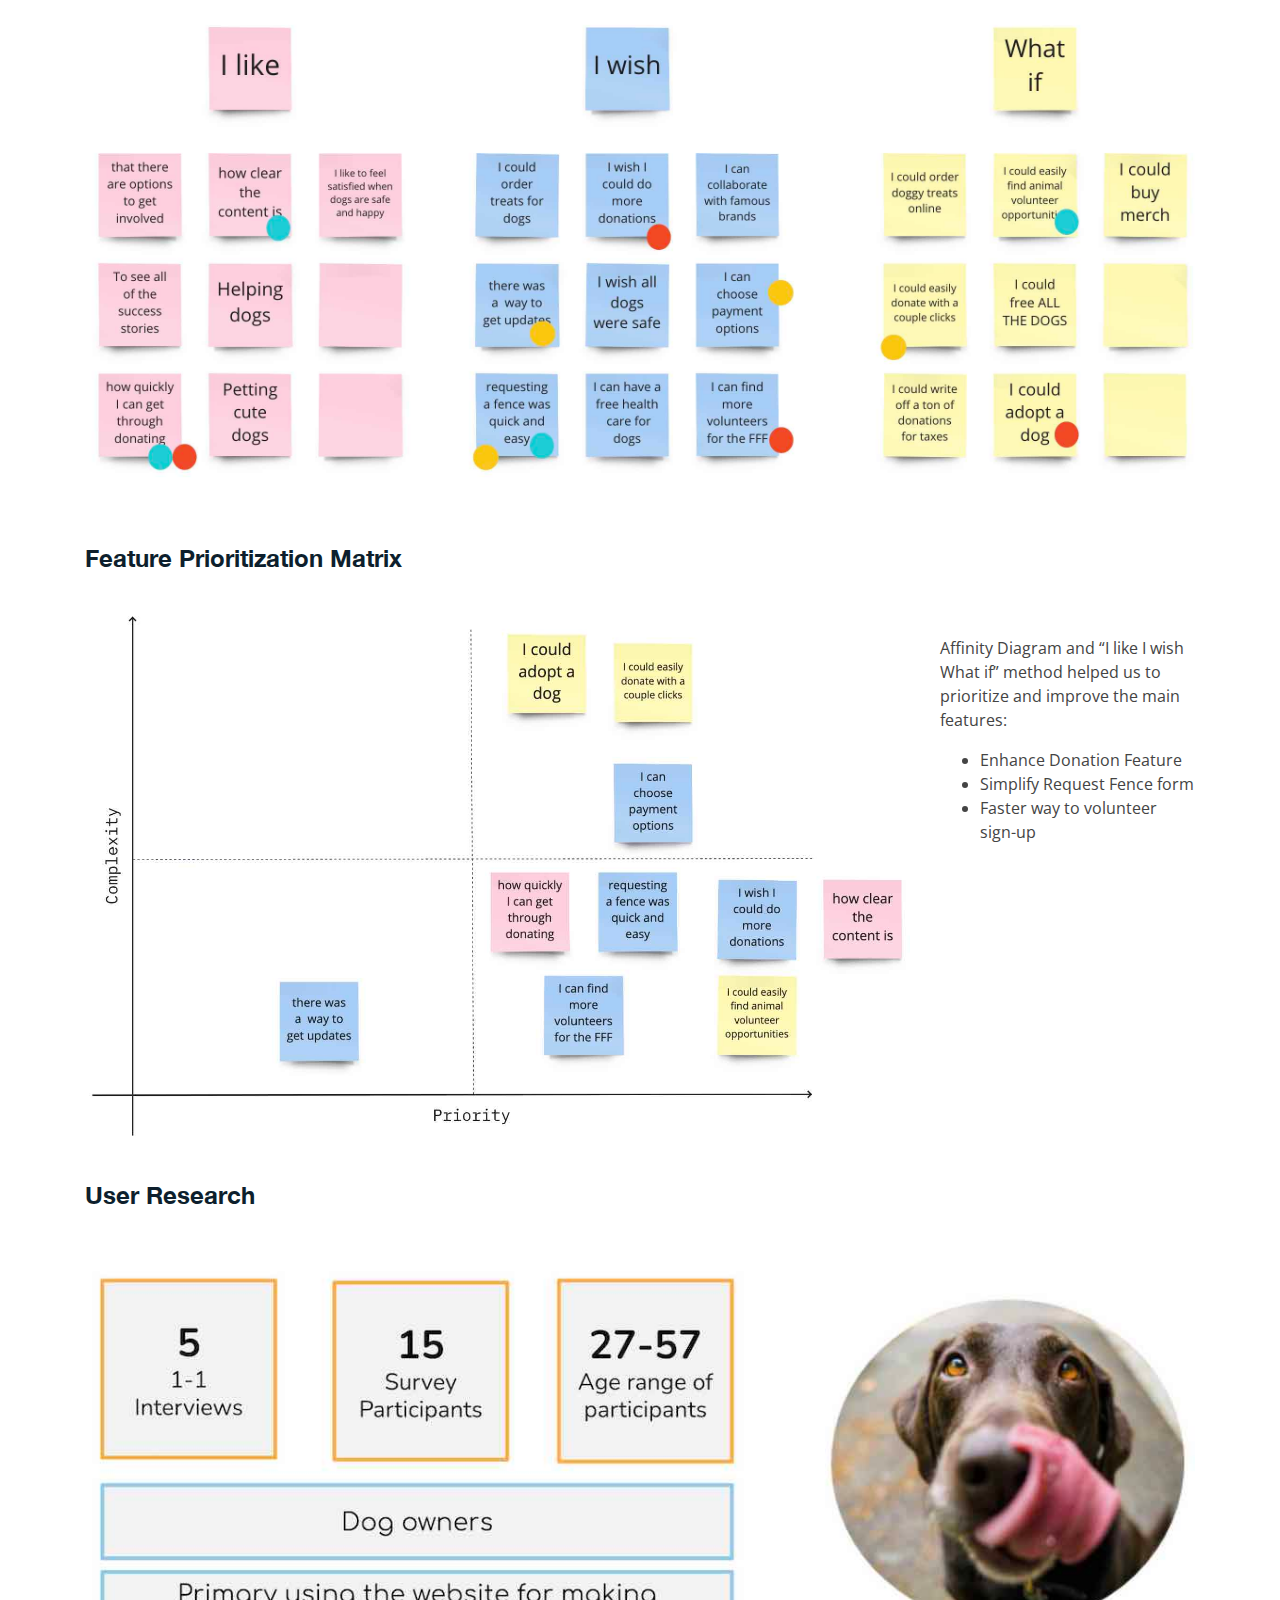
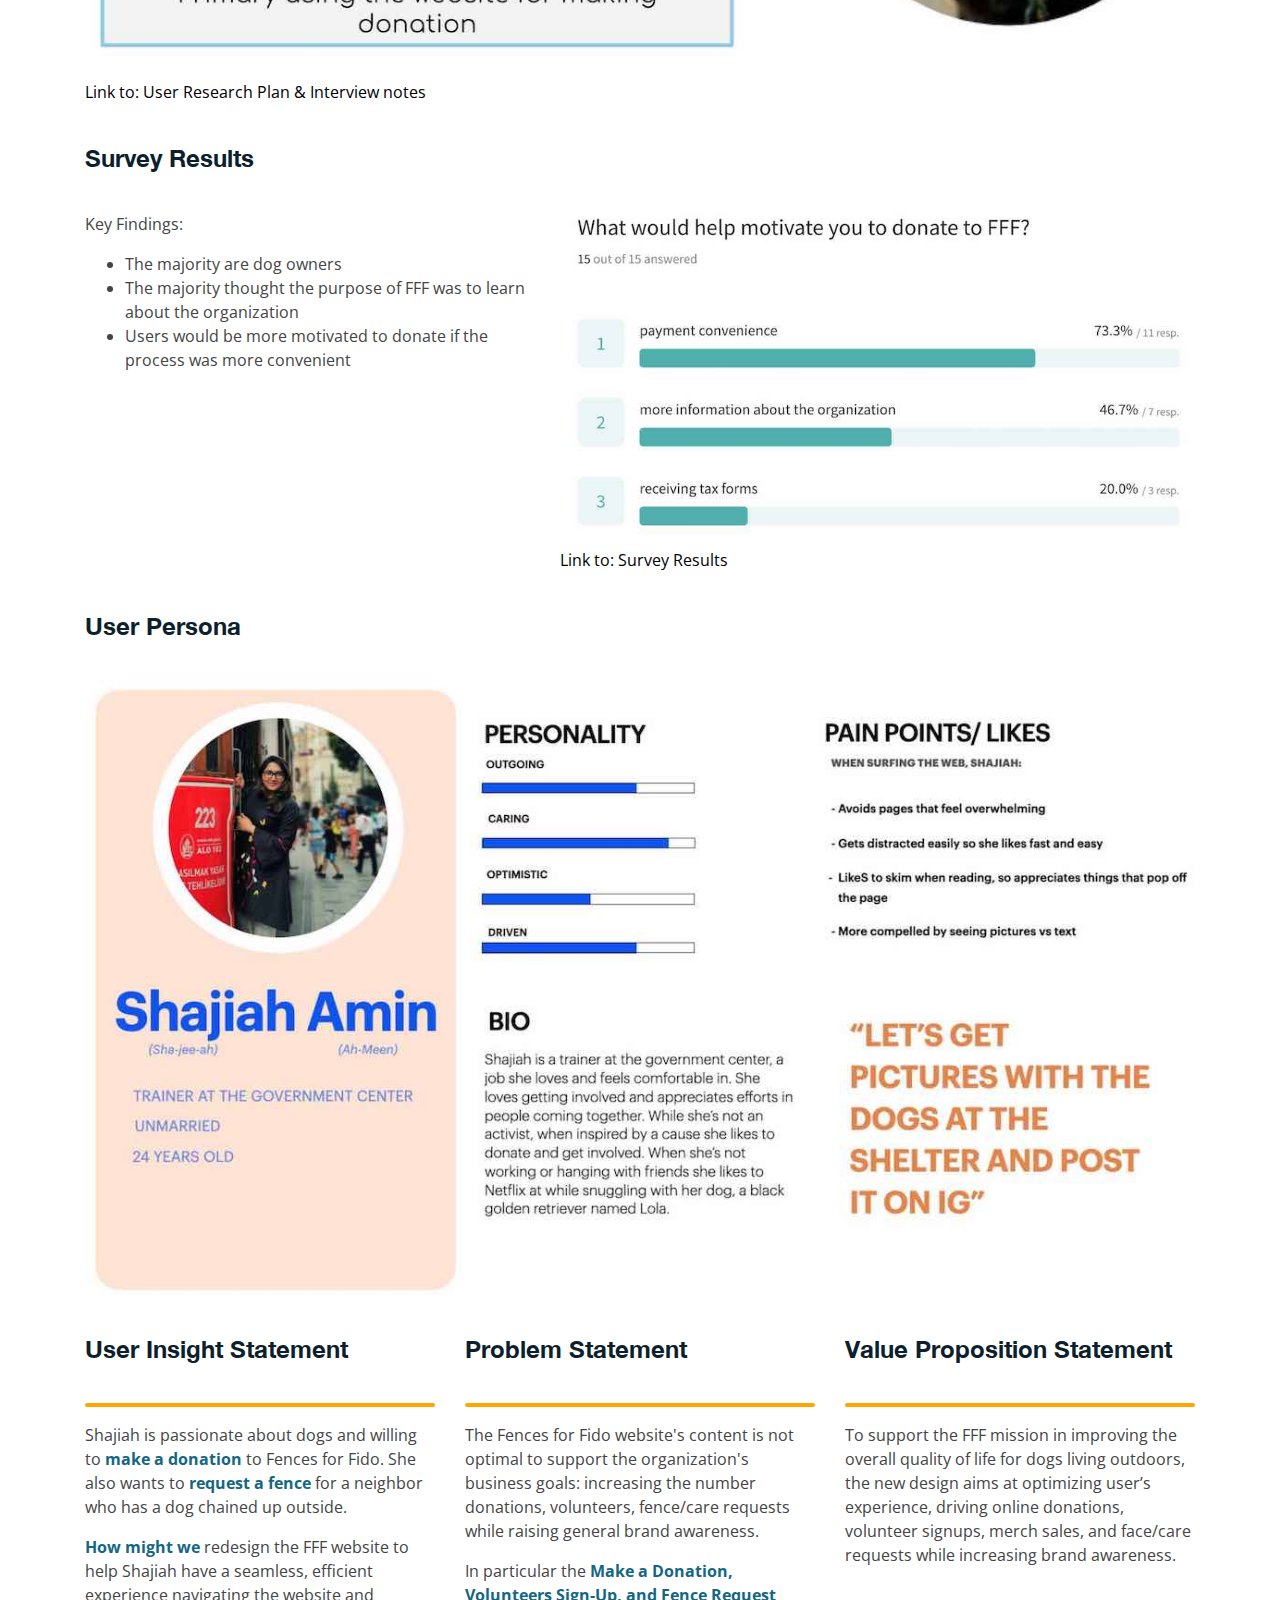
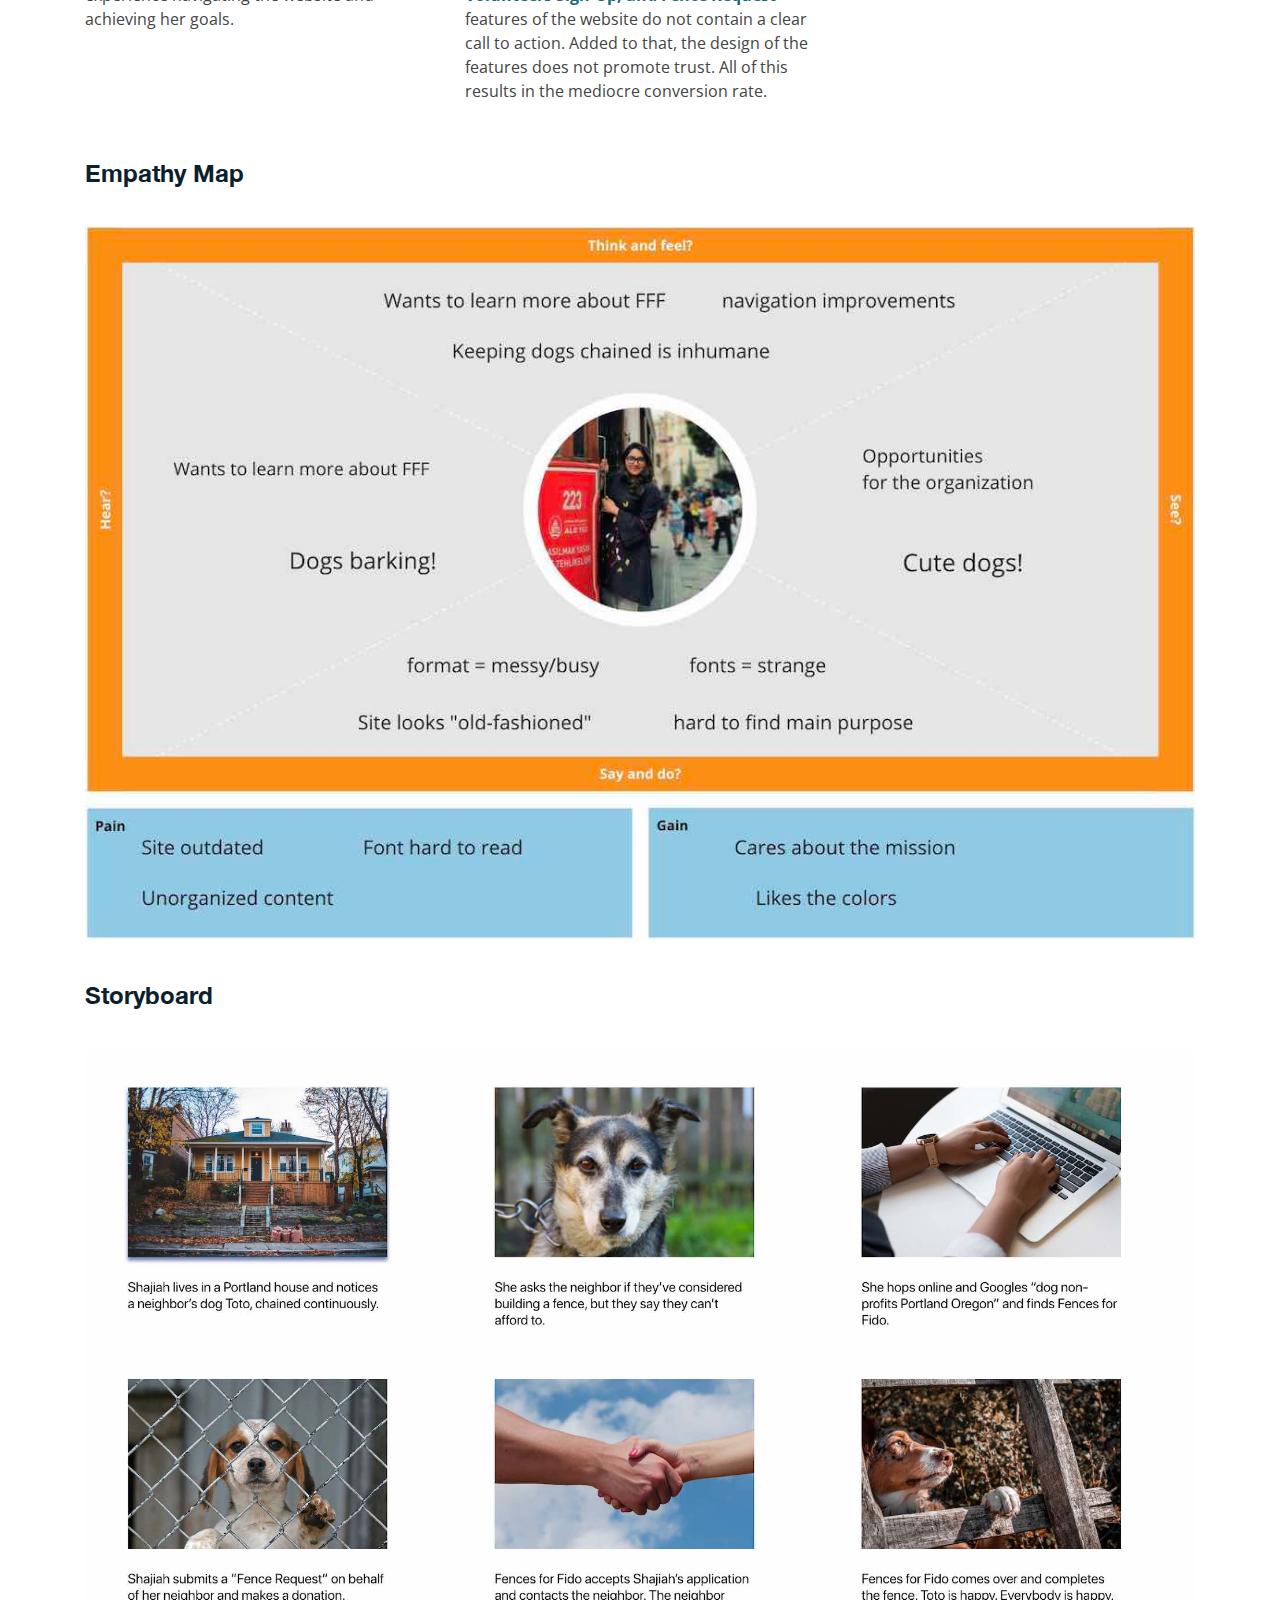
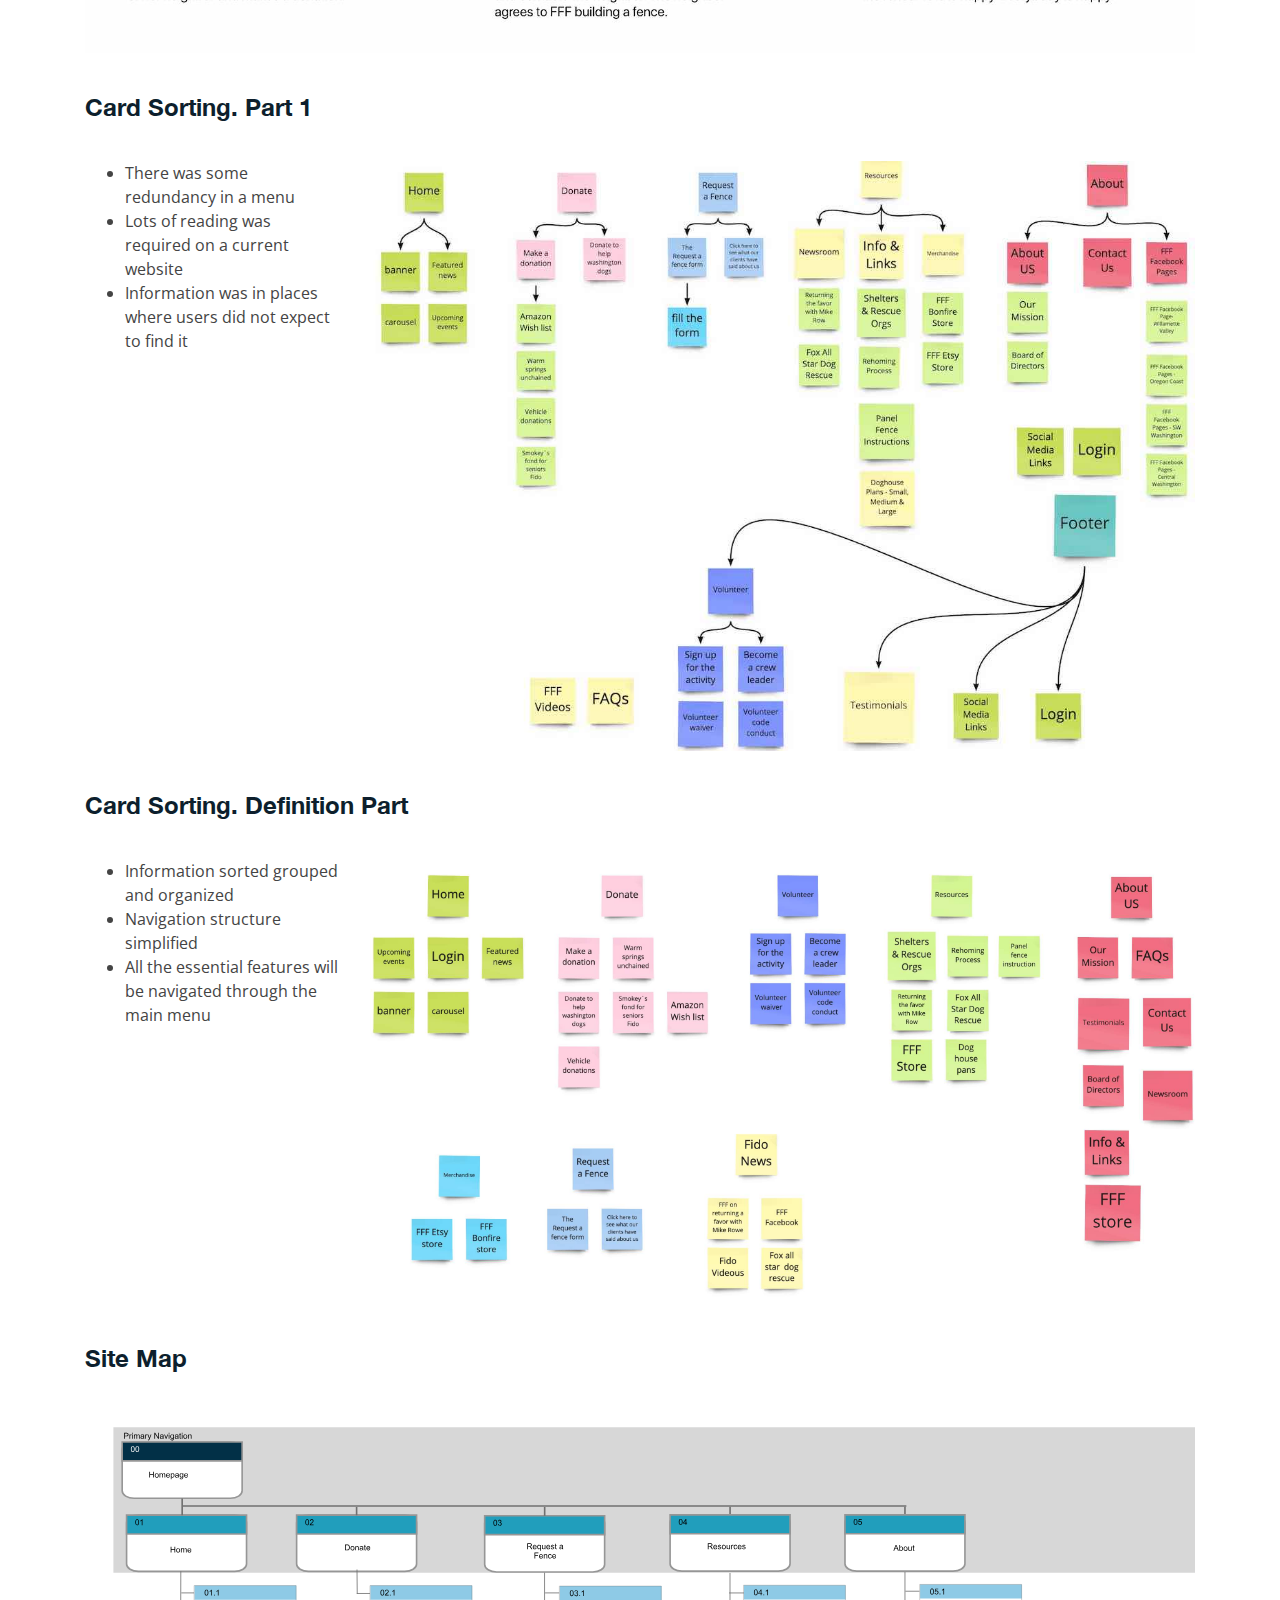
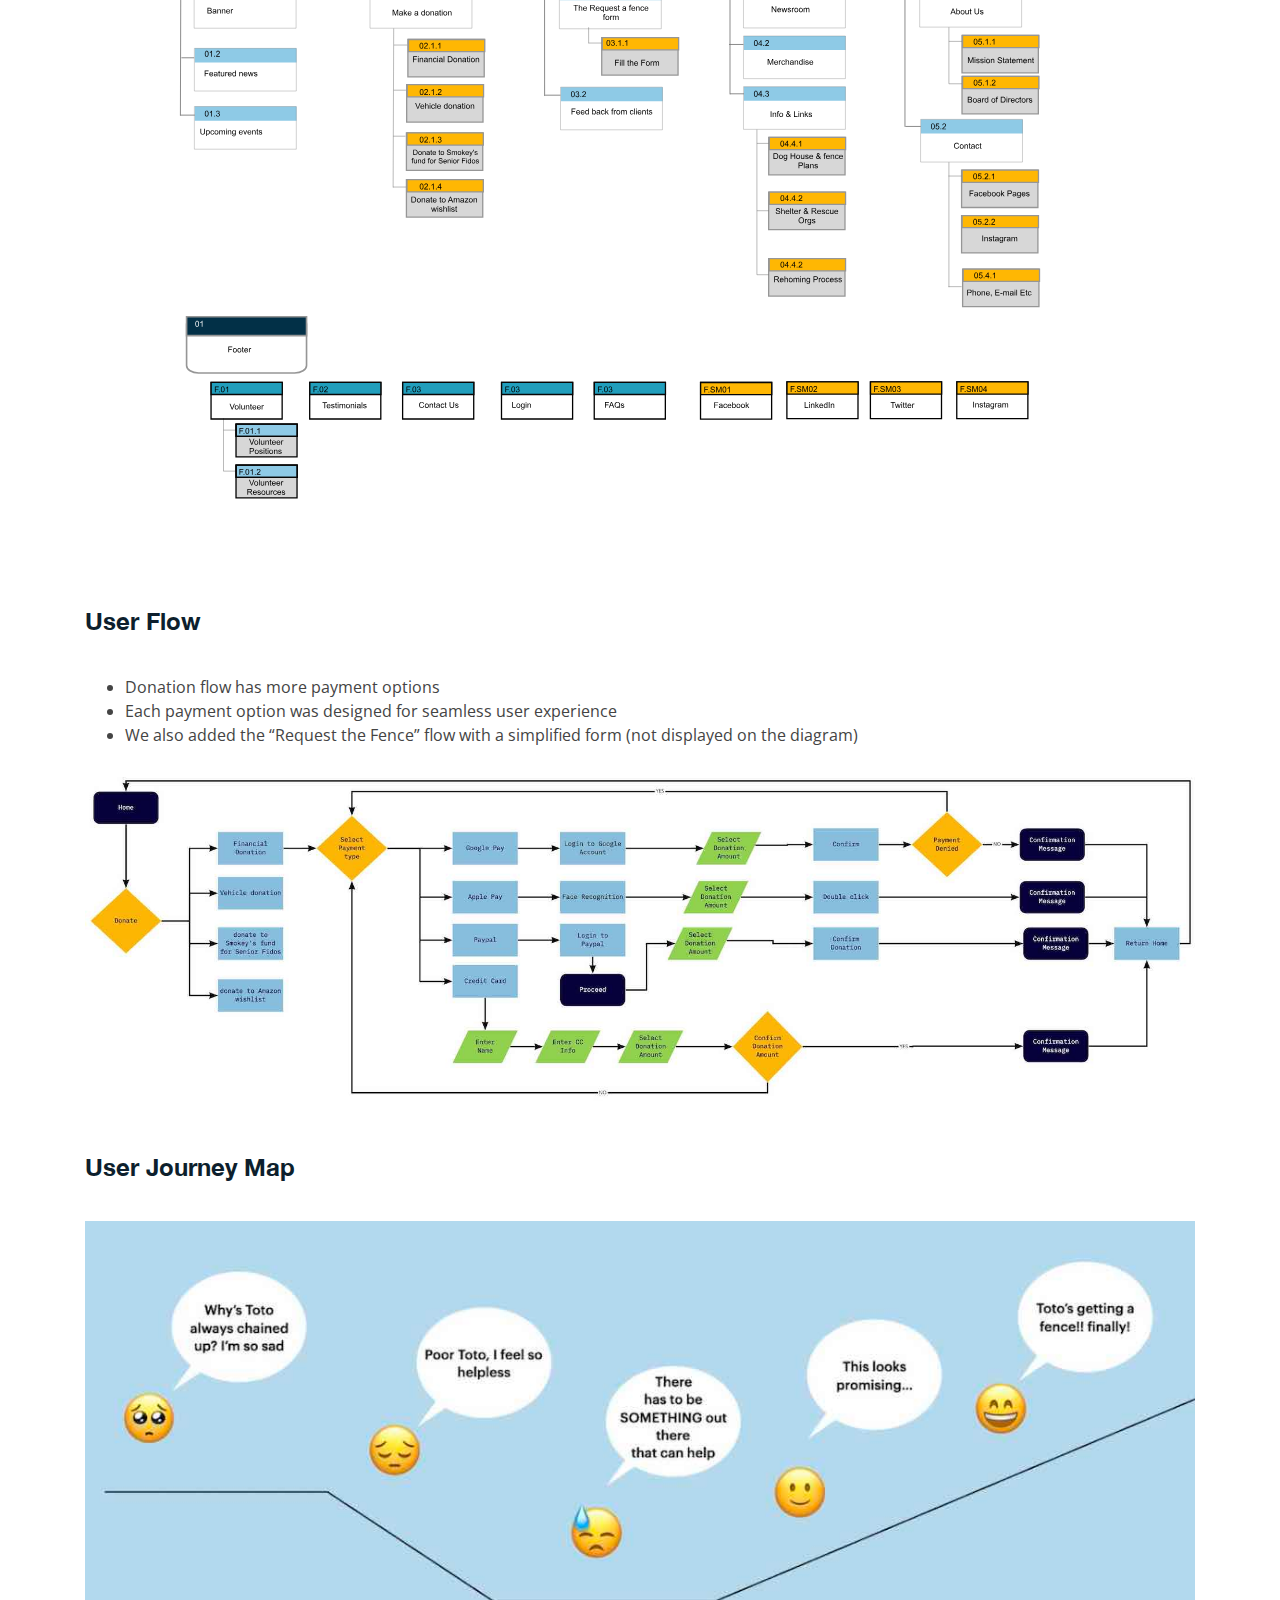
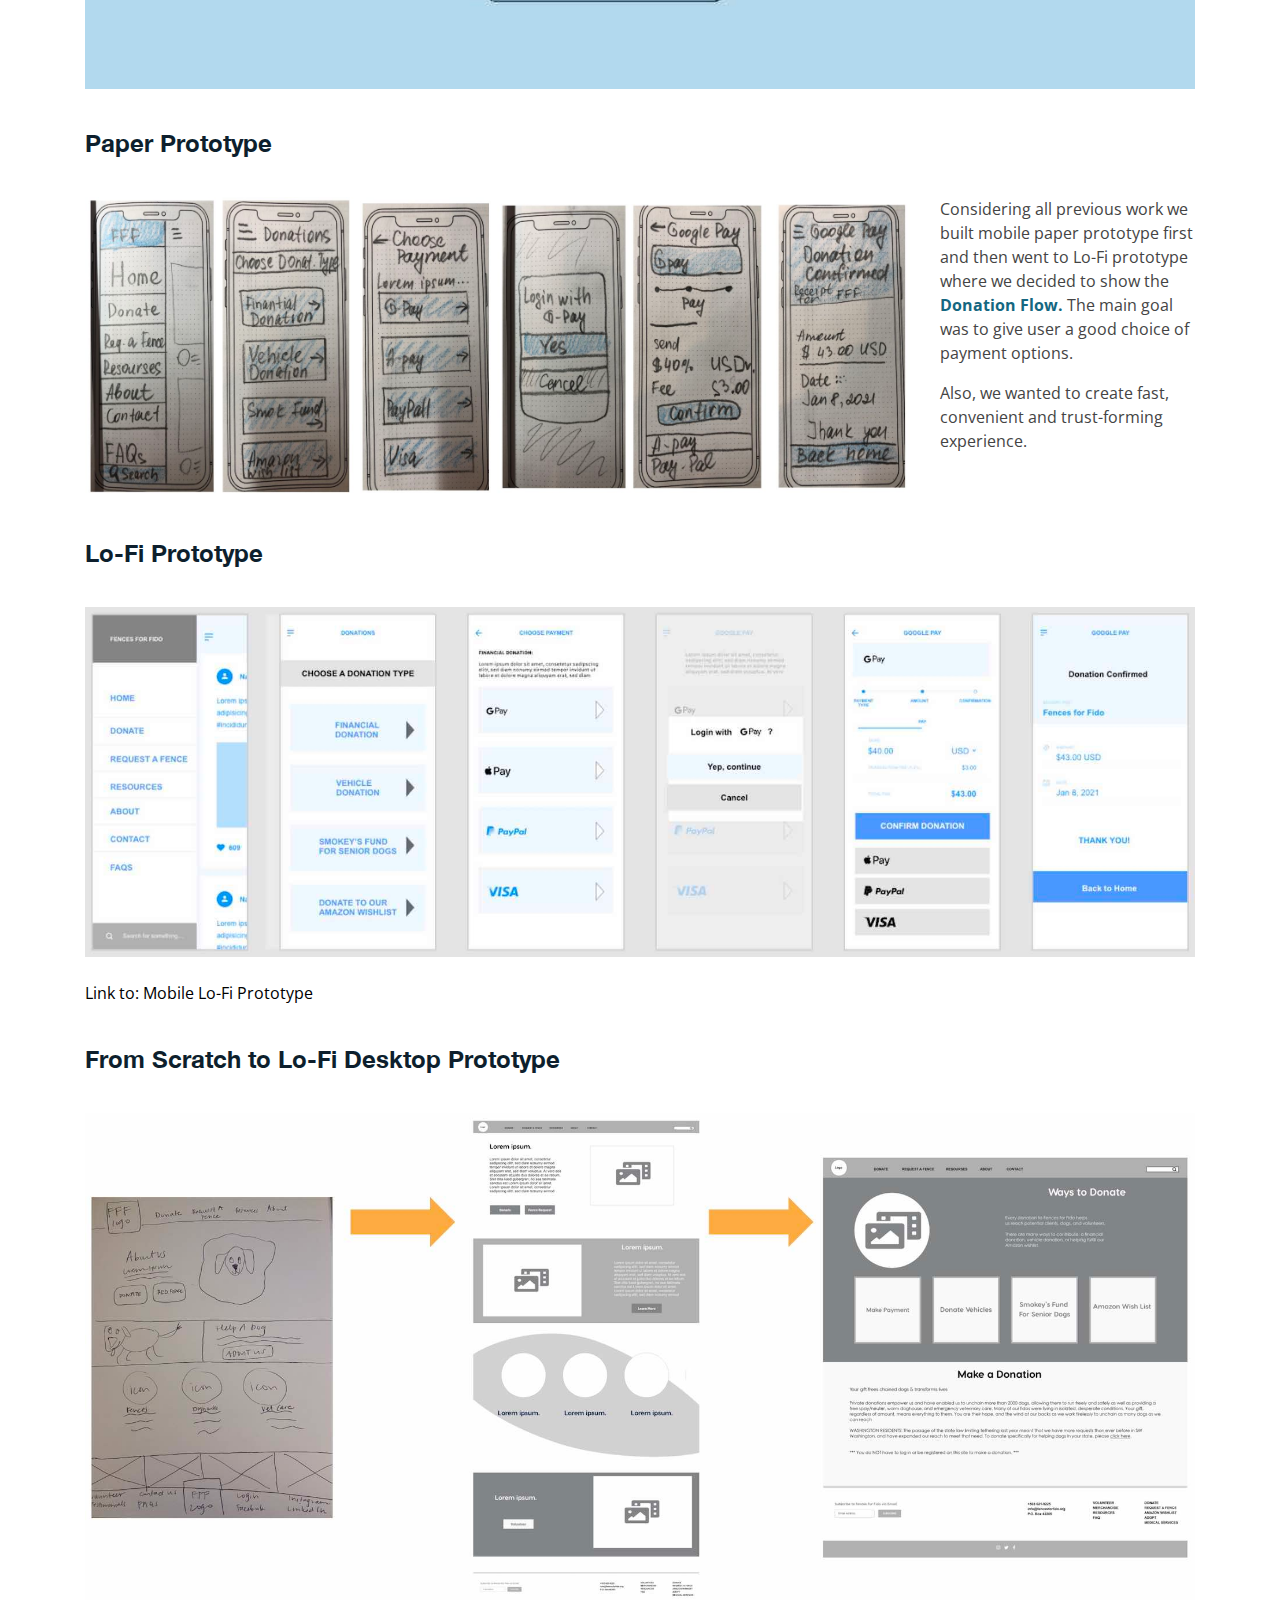
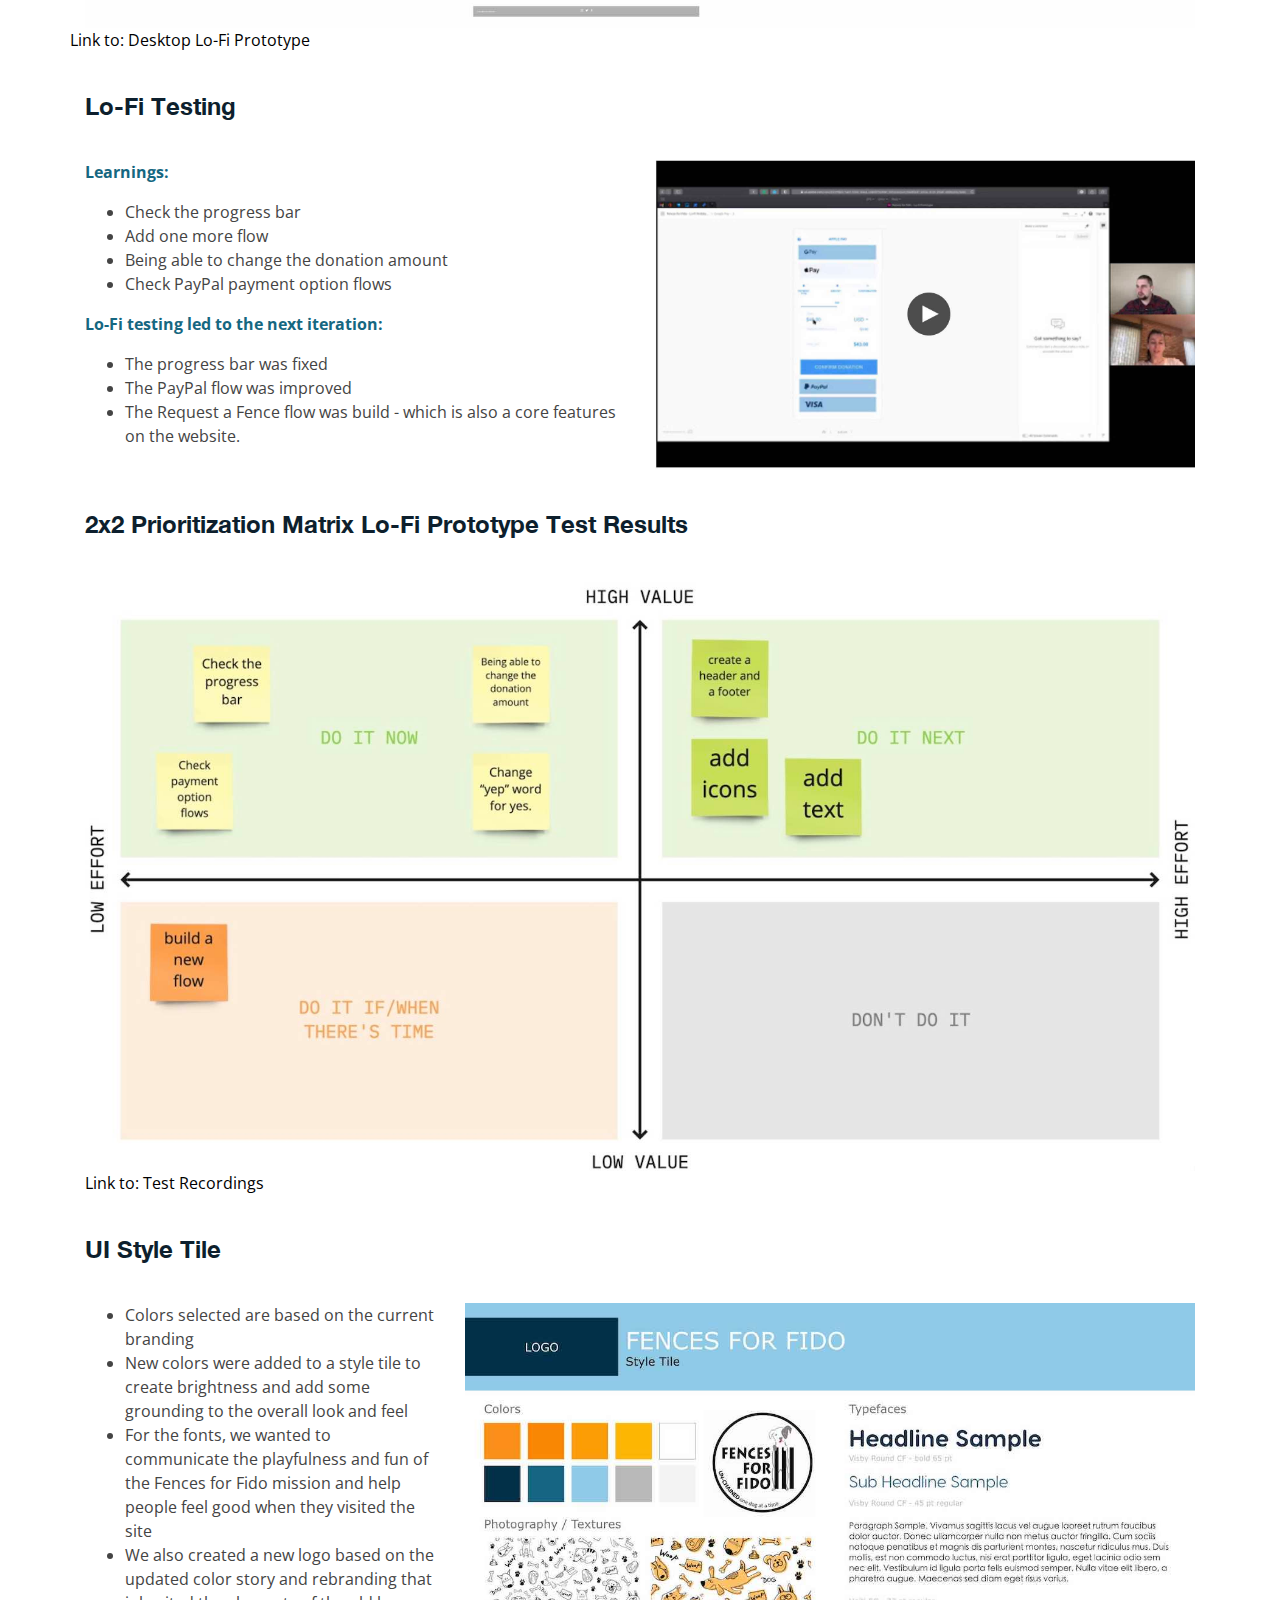
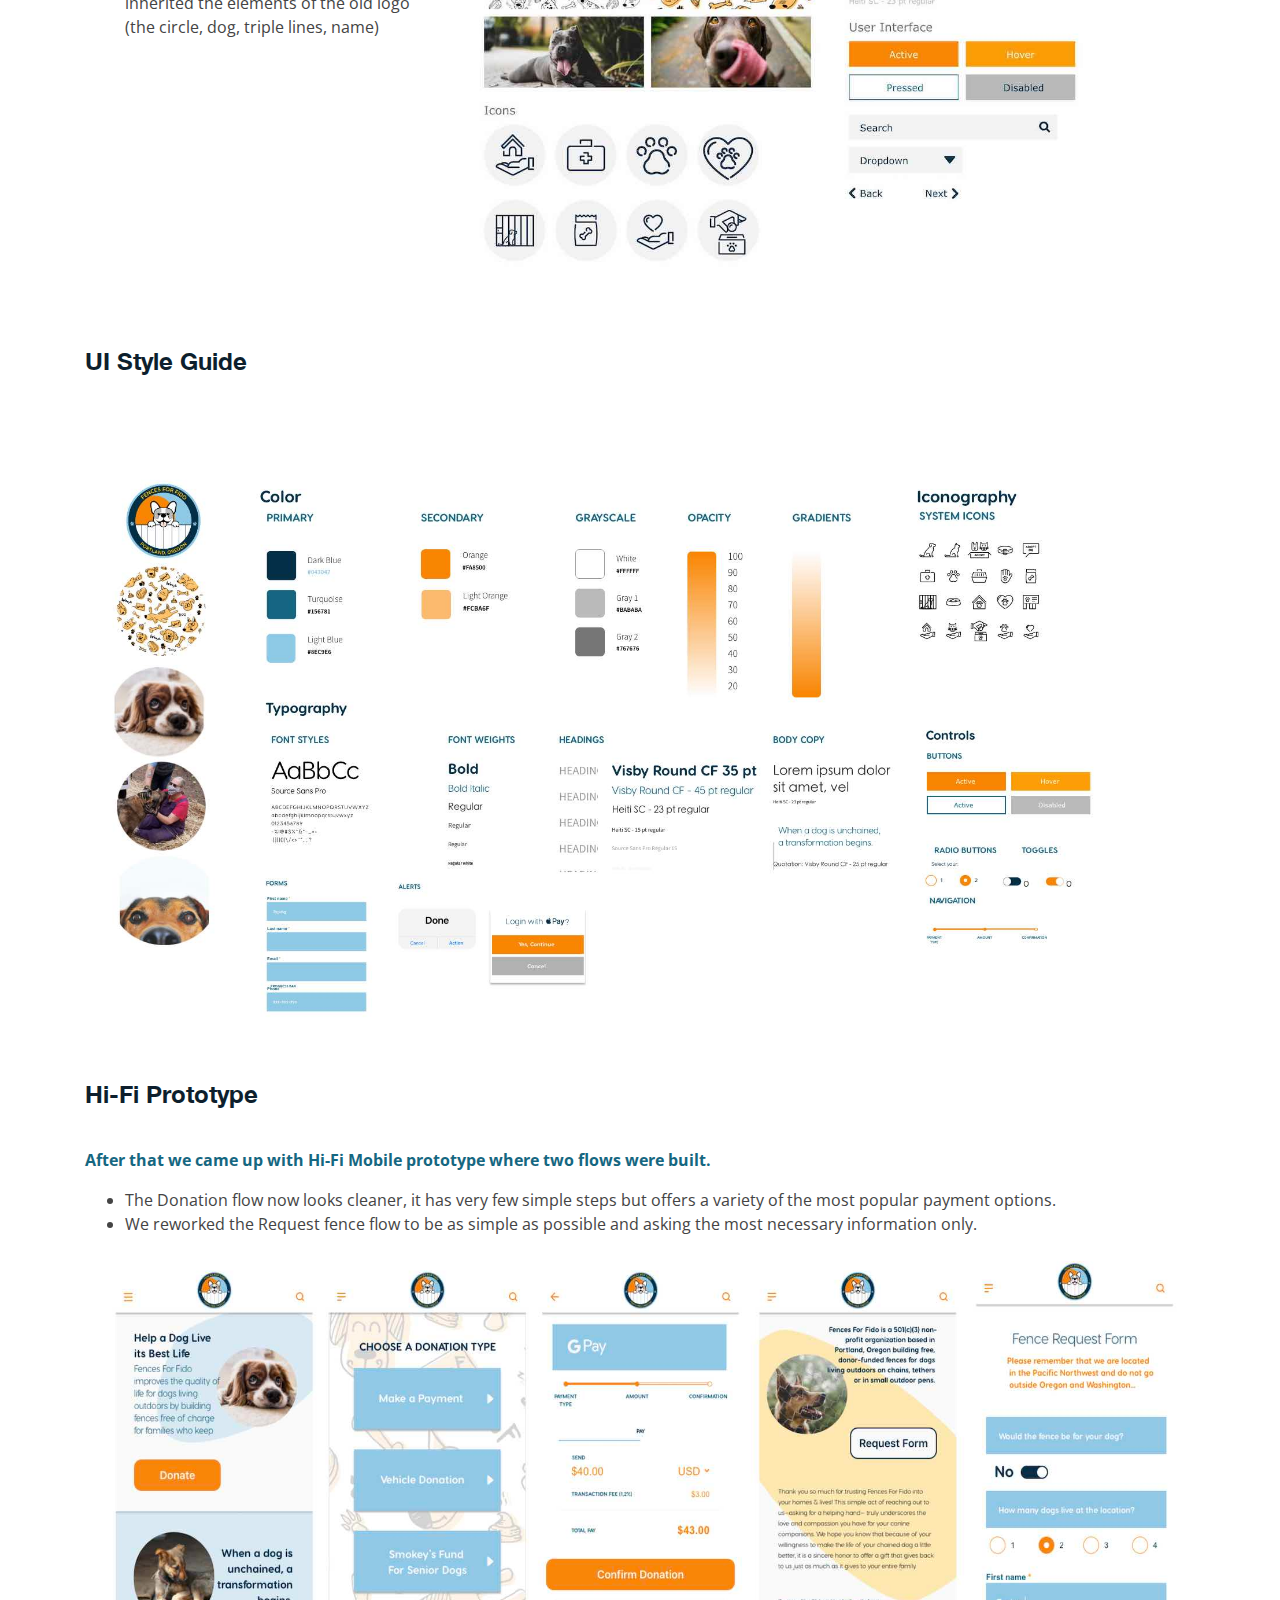
<file: fff.html>
<!DOCTYPE html>
<html lang="en">

<head>
    <meta charset="utf-8">
    <meta content="width=device-width, initial-scale=1.0" name="viewport">

    <title>Fences for Fido - Nonprofit Website Redesign</title>
    <meta content="" name="description">
    <meta content="" name="keywords">

   <!-- Favicons -->
   <link href="assets/img/favicon.png" rel="icon">
   <link href="assets/img/apple-touch-icon.png" rel="apple-touch-icon">
  

    <!-- Google Fonts -->
    <link
        href="https://fonts.googleapis.com/css?family=Open+Sans:300,300i,400,400i,600,600i,700,700i|Raleway:300,300i,400,400i,500,500i,600,600i,700,700i|Poppins:300,300i,400,400i,500,500i,600,600i,700,700i"
        rel="stylesheet">

    <!-- Vendor CSS Files -->
    <link href="assets/vendor/bootstrap/css/bootstrap.min.css" rel="stylesheet">
    <link href="assets/vendor/icofont/icofont.min.css" rel="stylesheet">
    <link href="assets/vendor/owl.carousel/assets/owl.carousel.min.css" rel="stylesheet">
    <link href="assets/vendor/boxicons/css/boxicons.min.css" rel="stylesheet">
    <link href="assets/vendor/venobox/venobox.css" rel="stylesheet">
    <link href="assets/vendor/aos/aos.css" rel="stylesheet">

    <!-- Main CSS File -->
    <link href="assets/css/style.css" rel="stylesheet">

    <meta charset="UTF-8">
    <meta name="viewport" content="width=device-width, initial-scale=1.0">
    <title>Fences for Fido - Nonprofit Website Redesign</title>
    <link rel="stylesheet" href="https://stackpath.bootstrapcdn.com/bootstrap/4.3.1/css/bootstrap.min.css"
        integrity="sha384-ggOyR0iXCbMQv3Xipma34MD+dH/1fQ784/j6cY/iJTQUOhcWr7x9JvoRxT2MZw1T" crossorigin="anonymous">
    <link href="assets/css/case-study.css" rel="stylesheet" type="text/css">
    <link href="assets/css/fff.css" rel="stylesheet" type="text/css">
    <link href="assets/css/nav.css" rel="stylesheet" type="text/css">
    <link href="assets/css/style.css" rel="stylesheet" type="text/css">

    <link rel="preconnect" href="https://fonts.gstatic.com">
    <link href="https://fonts.googleapis.com/css2?family=Poppins:wght@400;600&display=swap" rel="stylesheet">
</head>

<body>

    <!-- ======= Header ======= -->
    <header id="header" class="fixed-top">
        <div class="container-fluid d-flex justify-content-between align-items-center">

            <h1 class="logo"><a href="index.html">Yevheniia</a></h1>
            <!-- Uncomment below if you prefer to use an image logo -->
            <!-- <a href="index.html" class="logo"><img src="assets/img/favicon.png" alt="" class="img-fluid"></a> -->


            <nav class="nav-menu d-none d-lg-block">
                <ul>
                    <li class="active"><a href="index.html">Home</a></li>
                    <li><a href="index.html#about">About</a></li>
                    <li><a href="index.html#resume">Resume</a></li>
                    <li><a href="index.html#portfolio">Portfolio</a></li>
                    <li><a href="index.html#contact">Contact</a></li>
                </ul>
            </nav>

        </div>

    </header>

    <!-- End Header -->


    <!-- Jumbotron -->
    <div class="jumbotron container-fluid content whats-for-dinner">
        <div class="row">

            <div class="col-lg-6">
                <h4>Nonprofit Website Redesign - Fences For Fido</h4>
                <h4>Project Overview</h4> <br>

                <p class="header-text1"><b>Problem: </b>The Fences for Fido’s website is outdated and lacks a clear,
                    cohesive mission
                </p>

                <p class="header-text1"><b>Solution:</b> To redesign the website and a navigation in a minimalistic and
                    modern way to help users in completing essential tasks, e.g. making donation and fence request
                </p>

                <p class="header-text1"><b>Tools:</b> Miro | Figma | Adobe Illustrator | Adobe XD | Google Workspace
                </p>

                <p class="header-text1"> <b>My Responsibilities:</b> User Research Plan, Problem Statement, User
                    Statement,
                    Value Proposition Statement, Competitor Analysis, Flow Chart
                    Lo-Fi - Hi-Fi prototyping and Testing </p>
                <p class="header-text1">
                    <b>Timeline:</b> 3 weeks - group project

                </p>
            </div>

            <div class="col-lg-6 prototype text-center">
                <img src="images/fff/FFF-group.png">

            </div>

        </div>
    </div>

    <!-- Jumbotron End-->
    <!-- Case Study Nav -->
    <div class="sticky-header clearfix">
        <ul class="list-inline case-study-nav">
            <li class="list-inline-item"><a href="#section-1">User Research</a></li>
            <li class="list-inline-item"><a href="#section-2">Definition</a></li>
            <li class="list-inline-item"><a href="#section-3">Ideation</a></li>
            <li class="list-inline-item"><a href="#section-4">UI Prototyping</a></li>
            <li class="list-inline-item"><a href="#section-5">Testing</a></li>
        </ul>
    </div>

    <div class="container case-study-section" id="section-1">


        <div class="row">
            <div class="col-lg-12">
                <h4 class="header4">Competitor Analysis</h4>
            </div>
        </div>

        <div class="row">
            <div class="col-lg-12">
                <img src="images/fff/compet-analys.jpeg" class="img-fluid mx-auto d-block img-f" alt="...">
            </div>
        </div>


        <div class="row">
            <div class="col-lg-12">
                <h4 class="header4">Website Analysis</h4>
            </div>
        </div>

        <div class="row">
            <div class="col-lg-6">
                <p>The heuristic evaluation showed:</p>
                <ul>
                    <li>the purpose of the website is not clear enough for users</li>
                    <li>current website design is not visual compeling and quiet outdated</li>
                    <li>there are some inconsistency in fonts, colors scheme, and content representation</li>
                    <li>overwhelming amount of information for users to read</li>
                    <li>there is no search feature</li>
                </ul>
            </div>

            <div class="col-lg-6">
                <img src="images/fff/fff-cw.jpeg" class="img-fluid mx-auto d-block" alt="...">
                <p>
                    <a class="fff1" href="https://www.fencesforfido.org/">
                        <figcaption>Link to: Current Fences for Fido Website</figcaption>
                    </a>
                    <a class="fff1"
                        href="https://docs.google.com/spreadsheets/d/1bf1mKzjr_-e1CX3EKp12Dd_3tcU5UtZPP9ckEJRzOD4/edit?usp=sharing">
                        <figcaption>Link to: Heuristic Evaluation Checklist</figcaption>
                    </a>

                </p>
            </div>
        </div>

        <div class="row">
            <div class="col-lg-12">
                <h4 class="header4">Proto Persona</h4>
            </div>
        </div>

        <div class="row">
            <div class="col-lg-12">
                <img src="images/fff/proto-persona.jpeg" class="img-fluid mx-auto d-block" alt="...">
            </div>
        </div>

        <div class="row">
            <div class="col-lg-12">
                <h4 class="header4">Affinity Map</h4>
                <img src="images/fff/ad2.jpeg" class="img-fluid mx-auto d-block" alt="...">

            </div>
        </div>

        <div class="row">
            <div class="col-lg-12">
                <h4 class="header4">I like, I wish, What if Method</h4>
            </div>
        </div>

        <div class="row">
            <div class="col-lg-12">
                <img src="images/fff/like-wish-if.jpeg" class="img-fluid mx-auto d-block" alt="...">
            </div>
        </div>

        <div class="row">
            <div class="col-lg-12">
                <h4 class="header4">Feature Prioritization Matrix</h4>
            </div>
        </div>

        <div class="row">
            <div class="col-lg-9">
                <img src="images/fff/fpm.jpeg" class="img-fluid mx-auto d-block" alt="...">
            </div>
            <div class="col-lg-3">
                <br>
                <p>Affinity Diagram and “I like I wish What if” method helped us to prioritize and improve the main
                    features:</p>
                <ul>
                    <li>Enhance Donation Feature</li>
                    <li>Simplify Request Fence form</li>
                    <li>Faster way to volunteer sign-up </li>
                </ul>
            </div>
        </div>

        <div class="row">
            <div class="col-lg-12">
                <h4 class="header4">User Research</h4>
            </div>
        </div>

        <div class="row">
            <div class="col-lg-12">
                <img src="images/fff/ur.jpeg" class="img-fluid mx-auto d-block" alt="...">
                <a class="fff1"
                    href="https://docs.google.com/spreadsheets/d/1K0rFMB7HOTM_RtI40vDR1y8Chc2xNY3uthJga2AxoRk/edit?usp=sharing">
                    <figcaption>Link to: User Research Plan & Interview notes</figcaption>
                </a>

            </div>
        </div>

        <div class="row">
            <div class="col-lg-12">
                <h4 class="header4">Survey Results</h4>
            </div>
        </div>

        <div class="row">
            <div class="col-lg-5">
                <p>Key Findings:</p>
                <ul>
                    <li>The majority are dog owners</li>
                    <li>The majority thought the purpose of FFF was to learn about the organization</li>
                    <li>Users would be more motivated to donate if the process was more convenient</li>
                </ul>


            </div>
            <div class="col-lg-7">
                <img src="images/fff/sr.jpeg" class="img-fluid mx-auto d-block" alt="...">
                <a class="fff1" href="https://writekelseyrains.typeform.com/report/LHcu2eho/EfdSRuwtdfOq4Phl">
                    <figcaption>Link to: Survey Results</figcaption>
                </a>

            </div>
        </div>

        <div class="row">
            <div class="col-lg-12">
                <h4 class="header4">User Persona</h4>
            </div>
        </div>

        <div class="row">
            <div class="col-lg-12">
                <img src="images/fff/up.jpeg" class="img-fluid mx-auto d-block" alt="...">
            </div>
        </div>
    </div>



    <div class="container case-study-section" id="section-2">

        <div class="row">
            <div class="col-lg-4">
                <h4 class="header4">User Insight Statement</h4>
                <hr class="fff" />
                <p>Shajiah is passionate about dogs and willing to <b style="color:#156781">make a donation</b> to
                    Fences for Fido. She also wants to
                    <b style="color:#156781">request a fence</b> for a neighbor who has a dog chained up outside.</p>
                <p><b style="color:#156781">How might we</b> redesign the FFF website to help Shajiah have a seamless,
                    efficient experience
                    navigating the website and achieving her goals. </p>
            </div>
            <div class="col-lg-4">
                <h4 class="header4">Problem Statement</h4>
                <hr class="fff" />
                <p>The Fences for Fido website's content is not optimal to support the organization's business goals:
                    increasing the number donations, volunteers, fence/care requests while raising general brand
                    awareness.</p>

                <p>In particular the <b style="color:#156781">Make a Donation, Volunteers Sign-Up, and Fence
                        Request</b> features of the website do
                    not contain a clear call to action. Added to that, the design of the features does not promote
                    trust. All of this results in the mediocre conversion rate.
                </p>
            </div>

            <div class="col-lg-4">
                <h4 class="header4">Value Proposition Statement</h4>
                <hr class="fff" />
                <p>To support the FFF mission in improving the overall quality of life for dogs living outdoors, the
                    new design aims at optimizing user’s experience, driving online donations, volunteer signups,
                    merch sales, and face/care requests while increasing brand awareness.
                </p>
            </div>
        </div>

        <div class="row">
            <div class="col-lg-12">
                <h4 class="header4">Empathy Map</h4>
            </div>
        </div>

        <div class="row">
            <div class="col-lg-12">
                <img src="images/fff/em-map.jpeg" class="img-fluid mx-auto d-block" alt="...">
            </div>
        </div>
    </div>



    <div class="container case-study-section" id="section-3">


        <div class="row">
            <div class="col-lg-12">
                <h4 class="header4">Storyboard
                </h4>
            </div>
        </div>

        <div class="row">
            <div class="col-lg-12">
                <img src="images/fff/story-board.jpeg" class="img-fluid mx-auto d-block" alt="...">
            </div>
        </div>

        <div class="row">
            <div class="col-lg-12">
                <h4 class="header4">Card Sorting. Part 1</h4>
            </div>
        </div>

        <div class="row">
            <div class="col-lg-3">
                <ul>
                    <li>There was some redundancy in a menu</li>
                    <li>Lots of reading was required on a current website</li>
                    <li>Information was in places where users did not expect to find it</li>
                </ul>
            </div>
            <div class="col-lg-9">
                <img src="images/fff/cs.jpeg" class="img-fluid mx-auto d-block" alt="...">
            </div>
        </div>
        <div class="row">
            <div class="col-lg-12">
                <h4 class="header4">Card Sorting. Definition Part</h4>
            </div>

        </div>
        <div class="row">
            <div class="col-lg-3">
                <ul>
                    <li>Information sorted grouped and organized </li>
                    <li>Navigation structure simplified</li>
                    <li>All the essential features will be navigated through the main menu</li>
                </ul>
            </div>
            <div class="col-lg-9">
                <img src="images/fff/card-sort1.jpeg" class="img-fluid mx-auto d-block" alt="...">
            </div>
        </div>

        <div class="row">
            <div class="col-lg-12">
                <h4 class="header4">Site Map</h4>
            </div>
        </div>

        <div class="row">
            <div class="col-lg-12">
                <img src="images/fff/sm.svg" class="img-fluid mx-auto d-block" alt="...">
            </div>
        </div>

        <div class="row">
            <div class="col-lg-12">
                <h4 class="header4">User Flow</h4>
            </div>
        </div>

        <div class="row">
            <div class="col-lg-12">
                <ul>
                    <li>Donation flow has more payment options</li>
                    <li>Each payment option was designed for seamless user experience</li>
                    <li>We also added the “Request the Fence” flow with a simplified form (not displayed on the
                        diagram)</li>
                </ul>
            </div>
        </div>
        <div class="row">
            <div class="col-lg-12">
                <img src="images/fff/uf.jpeg" class="img-fluid mx-auto d-block" alt="...">
            </div>
        </div>

        <div class="row">
            <div class="col-lg-12">
                <h4 class="header4">User Journey Map</h4>
            </div>
        </div>

        <div class="row">
            <div class="col-lg-12">
                <img src="images/fff/ujm.jpeg" class="img-fluid mx-auto d-block" alt="...">
            </div>
        </div>
    </div>

    <div class="container case-study-section" id="section-4">


        <div class="row">
            <div class="col-lg-12">
                <h4 class="header4">Paper Prototype</h4>
            </div>
        </div>

        <div class="row">
            <div class="col-lg-9">
                <img src="images/fff/paper-prot.jpg" class="img-fluid mx-auto d-block" alt="...">
            </div>

            <div class="col-lg-3">
                <p>Considering all previous work we built mobile paper prototype first and then went to Lo-Fi
                    prototype where we decided to show the <b style="color:#156781">Donation Flow.</b> The main goal
                    was to give user a good
                    choice of payment options.</p>
                <p> Also, we wanted to create fast, convenient and trust-forming experience.
                </p>
            </div>

        </div>


        <div class="row">
            <div class="col-lg-12">
                <h4 class="header4">Lo-Fi Prototype</h4>
            </div>

        </div>


        <div class="row">

            <div class="col-lg-12">
                <img src="images/fff/lo-fi.jpeg" class="img-fluid mx-auto d-block" alt="...">
                <br>
                <a class="fff1" href="https://xd.adobe.com/view/0541f8b5-1ab1-4782-82ed-c4605f1d40a1-5012/">
                    <figcaption>Link to: Mobile Lo-Fi Prototype</figcaption>
                </a>
            </div>
        </div>

        <div class="row">
            <div class="col-lg-12">
                <h4 class="header4">From Scratch to Lo-Fi Desktop Prototype</h4>
            </div>
        </div>

        <div class="row">

            <div class="col-lg-12">
                <img src="images/fff/desktop.jpeg" class="img-fluid mx-auto d-block" alt="...">
            </div>

            <a class="fff1" href="https://xd.adobe.com/view/9b5b82e4-a07e-4c7f-9fec-632f760ddb27-ce08/">
                <figcaption>Link to: Desktop Lo-Fi Prototype</figcaption>
            </a>
        </div>

        <div class="row">
            <div class="col-lg-12">
                <h4 class="header4">Lo-Fi Testing </h4>
            </div>
        </div>

        <div class="row">

            <div class="col-lg-6">
                <p><b style="color:#156781">Learnings:</b></p>
                <ul>
                    <li>Check the progress bar</li>
                    <li>Add one more flow </li>
                    <li>Being able to change the donation amount</li>
                    <li>Check PayPal payment option flows</li>
                </ul>
                <p><b style="color:#156781">Lo-Fi testing led to the next iteration:</b></p>
                <ul>
                    <li>The progress bar was fixed</li>
                    <li>The PayPal flow was improved</li>
                    <li>The Request a Fence flow was build - which is also a core features on the website.</li>
                </ul>

            </div>
            <div class="col-lg-6">
                <img src="images/fff/lo-fi-test.jpeg" class="img-fluid mx-auto d-block" alt="...">
            </div>
        </div>

        <div class="row">
            <div class="col-lg-12">
                <h4 class="header4">2x2 Prioritization Matrix Lo-Fi Prototype Test Results</h4>
            </div>
        </div>

        <div class="row">

            <div class="col-lg-12">
                <img src="images/fff/2x2.jpg" class="img-fluid mx-auto d-block" alt="...">
                <a class="fff1"
                    href="https://drive.google.com/drive/folders/1x9bOR-mPsa3ifRT_qGurHHwN0qr0fzwQ?usp=sharing">
                    <figcaption>Link to: Test Recordings</figcaption>
                </a>
            </div>
        </div>


        <div class="row">
            <div class="col-lg-12">
                <h4 class="header4">UI Style Tile </h4>
            </div>
        </div>

        <div class="row">
            <div class="col-lg-4">
                <ul>
                    <li>Colors selected are based on the current branding</li>
                    <li>New colors were added to a style tile to create brightness and add some grounding to the overall
                        look and feel</li>
                    <li>For the fonts, we wanted to communicate the playfulness and fun of the Fences for Fido mission
                        and help people feel good when they visited the site</li>
                    <li>We also created a new logo based on the updated color story and rebranding that inherited the
                        elements of the old logo (the circle, dog, triple lines, name) </li>
                </ul>

            </div>

            <div class="col-lg-8">
                <img src="images/fff/style-tile.jpeg" class="img-fluid mx-auto d-block" alt="...">

            </div>
        </div>

        <div class="row">
            <div class="col-lg-12">
                <h4 class="header4">UI Style Guide</h4>
            </div>
        </div>

        <div class="row">
            <div class="col-lg-12">
                <img src="images/fff/sg.jpg" class="img-fluid mx-auto d-block" alt="...">

            </div>
        </div>
    </div>
    <div class="container case-study-section" id="section-5">

        <div class="row">
            <div class="col-lg-12">
                <h4 class="header4">Hi-Fi Prototype</h4>
            </div>
        </div>
        <div class="row">
            <div class="col-lg-12">

                <p style="color:#156781"><b>After that we came up with Hi-Fi Mobile prototype where two flows were
                        built. </b></p>
                <ul>
                    <li>The Donation flow now looks cleaner, it has very few simple steps but offers a variety of the
                        most popular payment options.</li>
                    <li>We reworked the Request fence flow to be as simple as possible and asking the most necessary
                        information only.</li>
                </ul>
            </div>
        </div>

        <div class="row">
            <div class="col-lg-12">
                <img src="images/fff/hifi-prot.jpg" class="img-fluid mx-auto d-block" alt="...">
            </div>
        </div>

        <div class="row">
            <div class="col-lg-12">
                <h4 class="header4">A/B Testing</h4>
            </div>
        </div>

        <div class="row">
            <div class="col-lg-4">
                <p style="color:#156781"><b>Than we came up with two different navigation designs and desided to conduct
                        A/B testing</b></p>
                <ul>
                    <li>The mobile version of the website designed to look and feel like a mobile application</li>
                    <li>The Header and Footer contains core navigation</li>
                    <li>The hamburger menu appears as a list of options</li>
                </ul>
                <p style="color:#156781"><b>Performance of test B was on 25% higher than Test A.
                    </b></p>
                <p><b>Plan for the nex iteration:</b></p>
                <ul>
                    <li>Simplify “Request a Fence” page</li>
                    <li>Make mobile buttons larger </li>
                    <li>Tie up dead ends</li>
                </ul>
            </div>

            <div class="col-lg-4">
                <img src="images/fff/test-a.jpg" class="img-fluid mx-auto d-block" alt="...">
                <br>
                <a class="fff1" href="https://xd.adobe.com/view/bc2201d6-ef60-4519-b50a-5306bcb0bfe7-e971/">
                    <figcaption>Link to: A-Test</figcaption>
                </a>
            </div>


            <div class="col-lg-4">
                <img src="images/fff/test-b.jpg" class="img-fluid mx-auto d-block" alt="...">
                <br>
                <a class="fff1" href="https://xd.adobe.com/view/467fa130-220b-405e-b368-1fdc2bb5fc0a-132c/">
                    <figcaption>Link to: B-Test</figcaption>
                </a>
            </div>
        </div>

        <div class="row">
            <div class="col-lg-12">
                <h4 class="header4">Hi-Fi Prototype</h4>
            </div>
        </div>

        <div class="row">
            <div class="col-lg-4">
                <p style="color:#156781"><b>Iterations were implemented in Hi-fi Mobile and Desktop Prototypes</b></p>
                <ul>
                    <li>Minimalistic Design was applied</li>
                    <li>The amount of information was reduced for better consumption</li>
                    <li>The main mobile navigation lies on a hamburger menu. Primary desktop navigation - on header and
                        footer </li>
                    <li>Social Media links were replaced at the bottom</li>
                    <li>Call to actions buttons are notable</li>
                    <li>All buttons have hover states.
                        Micro-interactions were added on a search bar, hamburger menu, tools, “dogs” components
                    </li>
                    <li>The Interface is User-friendly </li>
                </ul>
                <br>
                <a class="fff1" href="https://xd.adobe.com/view/47206f71-70c1-4a74-91dd-05d4dcf68391-1273/">
                    <figcaption>Link to: Hi-Fi Mobile Prototype</figcaption>
                </a>
                <a class="fff1" href="https://xd.adobe.com/view/60e6beca-51fc-4415-bb97-9563c2bddc9b-35b5/">
                    <figcaption>Link to: Hi-Fi Desktop Prototype</figcaption>
                </a>
            </div>
            <div class="col-lg-8">
                <img src="images/fff/prew-mock.jpg" class="img-fluid mx-auto d-block" alt="...">

            </div>
        </div>

        <div class="row">
            <div class="col-lg-12">
                <h4 class="header4">Final Thoughts & Next Steps</h4>
            </div>
        </div>

        <div class="row">
            <div class="col-lg-6">
                <p style="color:#156781"><b>Plans for future iterations:</b></p>
                <hr class="fff" />
                <ul>
                    <li>Improve navigation</li>
                    <li>Build adoption, med care and a volunteer sign up flows</li>
                    <li>Enhance merchandise feature</li>
                    <li>Present our redesigned website to stakeholders</li>
                </ul>
                <br><br><br><br>
                <img src="images/fff/dog.jpg" class="img-fluid mx-auto d-block" alt="...">

            </div>
            <div class="col-lg-6">
                <p style="color:#156781"><b>What we have learned:</b></p>
                <hr class="fff" />
                <ul>
                    <li>We realized that Initial research is a key to success it is important to talk to business owners
                        to know their pain points and needs. It takes a lot of time and iterations to learn a business
                        domain in details.
                    </li>
                    <li>I found it challenging to build a PayPal payment flow that exactly matches the actual one. To
                        learn how it works I went to the fashion retail website. It ended up being a funny story when I
                        accidentally ordered a dress there. My husband still thinks that I did it on purpose. Anyway, I
                        like my dress as much as our new Donation Flow. </li>
                    <li>We have learnt that Mobile First design has its benefits because it is easier to expand elements
                        and components than collapse them.
                        Last but not least I want to express my appreciation to my teammates for being supportive,
                        flexible and collaborative despite the Christmas time. </li>
                    <li>We hope that our project will be implemented in real life and will help to improve the lives of
                        dogs</li>
                </ul>
            </div>
        </div>



    </div>
    <!-- ======= Footer ======= -->
    <footer id="footer">
        <div class="container">
          <div class="header-social-links">
            <a href="https://www.behance.net/janekornukh" class="behance"><i class="icofont-behance"></i></a>
            <!-- <a href="https://github.com/janekornukh" class="github"><i class="icofont-github"></i></a> -->
            <a href="https://www.instagram.com/ux_rules/" class="instagram"><i class="icofont-instagram"></i></a>
            <a href="https://www.linkedin.com/in/yevheniia-kornukh-10817b196/" class="linkedin"><i
                class="icofont-linkedin"></i></i></a>
          </div>
          <br>
          <div><strong><span>Copyright Yevheniia Kornukh 2021</span></strong>. All Rights Reserved</div>
          <div class="credits">
            
          </div>
        </div>
      </footer>

    <!-- End  Footer -->

    <div id="preloader"></div>
    <a href="#" class="back-to-top"><i class="bx bx-up-arrow-alt"></i></a>

    <!-- Vendor JS Files -->
    <script src="assets/vendor/jquery/jquery.min.js"></script>
    <script src="assets/vendor/bootstrap/js/bootstrap.bundle.min.js"></script>
    <script src="assets/vendor/jquery.easing/jquery.easing.min.js"></script>
    <script src="assets/vendor/php-email-form/validate.js"></script>
    <script src="assets/vendor/waypoints/jquery.waypoints.min.js"></script>
    <script src="assets/vendor/counterup/counterup.min.js"></script>
    <script src="assets/vendor/owl.carousel/owl.carousel.min.js"></script>
    <script src="assets/vendor/isotope-layout/isotope.pkgd.min.js"></script>
    <script src="assets/vendor/venobox/venobox.min.js"></script>
    <script src="assets/vendor/aos/aos.js"></script>

    <!-- Template Main JS File -->
    <script src="assets/js/main.js"></script>



    <script src="https://ajax.googleapis.com/ajax/libs/jquery/3.4.1/jquery.min.js"></script>
    <script src="assets/js/index.js"></script>

    <script src="https://code.jquery.com/jquery-3.3.1.slim.min.js"
        integrity="sha384-q8i/X+965DzO0rT7abK41JStQIAqVgRVzpbzo5smXKp4YfRvH+8abtTE1Pi6jizo"
        crossorigin="anonymous"></script>
    <script src="https://cdnjs.cloudflare.com/ajax/libs/popper.js/1.14.7/umd/popper.min.js"
        integrity="sha384-UO2eT0CpHqdSJQ6hJty5KVphtPhzWj9WO1clHTMGa3JDZwrnQq4sF86dIHNDz0W1"
        crossorigin="anonymous"></script>
    <script src="https://stackpath.bootstrapcdn.com/bootstrap/4.3.1/js/bootstrap.min.js"
        integrity="sha384-JjSmVgyd0p3pXB1rRibZUAYoIIy6OrQ6VrjIEaFf/nJGzIxFDsf4x0xIM+B07jRM"
        crossorigin="anonymous"></script>
    <script src="assets/js/case-study.js" type="text/javascript"></script>

</body>

</html>
</file>
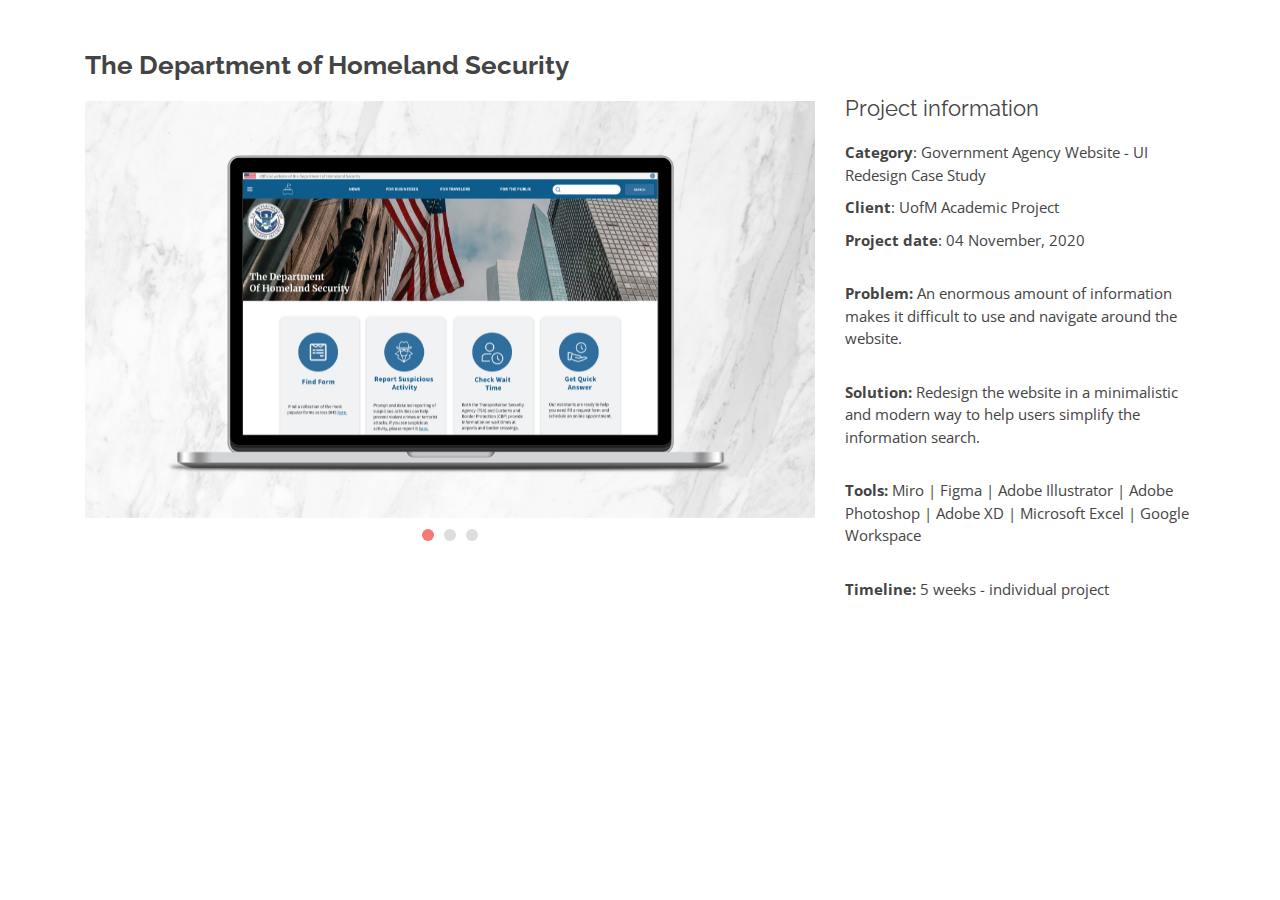
<file: hs-details.html>
<!DOCTYPE html>
<html lang="en">

<head>
  <meta charset="utf-8">
  <meta content="width=device-width, initial-scale=1.0" name="viewport">

  <title>Homeland Security Details</title>
  <meta content="" name="description">
  <meta content="" name="keywords">

  <!-- Favicons -->
  <link href="assets/img/favicon.png" rel="icon">
  <link href="assets/img/apple-touch-icon.png" rel="apple-touch-icon">

  <!-- Google Fonts -->
  <link href="https://fonts.googleapis.com/css?family=Open+Sans:300,300i,400,400i,600,600i,700,700i|Raleway:300,300i,400,400i,500,500i,600,600i,700,700i|Poppins:300,300i,400,400i,500,500i,600,600i,700,700i" rel="stylesheet">

  <!-- Vendor CSS Files -->
  <link href="assets/vendor/bootstrap/css/bootstrap.min.css" rel="stylesheet">
  <link href="assets/vendor/icofont/icofont.min.css" rel="stylesheet">
  <link href="assets/vendor/owl.carousel/assets/owl.carousel.min.css" rel="stylesheet">
  <link href="assets/vendor/boxicons/css/boxicons.min.css" rel="stylesheet">
  <link href="assets/vendor/venobox/venobox.css" rel="stylesheet">
  <link href="assets/vendor/aos/aos.css" rel="stylesheet">

  <!-- Template Main CSS File -->
  <link href="assets/css/style.css" rel="stylesheet">

</head>

<body>

  <main id="main">

    <!-- ======= Homeland Security Details Section ======= -->
    <section id="portfolio-details" class="portfolio-details">
      <div class="container">

        <div class="row">

          <div class="col-lg-8">
            <h2 class="portfolio-title">The Department of Homeland Security</h2>
            <div class="owl-carousel portfolio-details-carousel">
              <img src="assets/img/portfolio/hs-details-1.jpg" class="img-fluid" alt="">
              <img src="assets/img/portfolio/hs-details-2.jpg" class="img-fluid" alt="">
              <img src="assets/img/portfolio/hs-details-3.jpg" class="img-fluid" alt="">
            </div>
          </div>

          <div class="col-lg-4 portfolio-info">
            <h3>Project information</h3>
            <ul>
              <li><strong>Category</strong>: Government Agency Website - UI Redesign Case Study</li>
              <li><strong>Client</strong>: UofM Academic Project</li>
              <li><strong>Project date</strong>: 04 November, 2020</li>
            </ul>
          

            <p><b>Problem:</b> An enormous amount of information makes it difficult to use and navigate around the website.</p>
    
              <p><b>Solution:</b> Redesign the website in a minimalistic and modern way to help users simplify the information search.</p>
    
    
              <p><b>Tools:</b> Miro | Figma | Adobe Illustrator | Adobe Photoshop | Adobe XD | Microsoft Excel | Google Workspace </p>
    
              <p><b>Timeline:</b> 5 weeks - individual project
    
            </p>
          </div>

        </div>

      </div>
    </section><!-- End Portfolio Details Section -->



  </main><!-- End #main -->

  <div id="preloader"></div>
  <a href="#" class="back-to-top"><i class="bx bx-up-arrow-alt"></i></a>

  <!-- Vendor JS Files -->
  <script src="assets/vendor/jquery/jquery.min.js"></script>
  <script src="assets/vendor/bootstrap/js/bootstrap.bundle.min.js"></script>
  <script src="assets/vendor/jquery.easing/jquery.easing.min.js"></script>
  <script src="assets/vendor/php-email-form/validate.js"></script>
  <script src="assets/vendor/waypoints/jquery.waypoints.min.js"></script>
  <script src="assets/vendor/counterup/counterup.min.js"></script>
  <script src="assets/vendor/owl.carousel/owl.carousel.min.js"></script>
  <script src="assets/vendor/isotope-layout/isotope.pkgd.min.js"></script>
  <script src="assets/vendor/venobox/venobox.min.js"></script>
  <script src="assets/vendor/aos/aos.js"></script>

  <!-- Template Main JS File -->
  <script src="assets/js/main.js"></script>

</body>

</html>
</file>
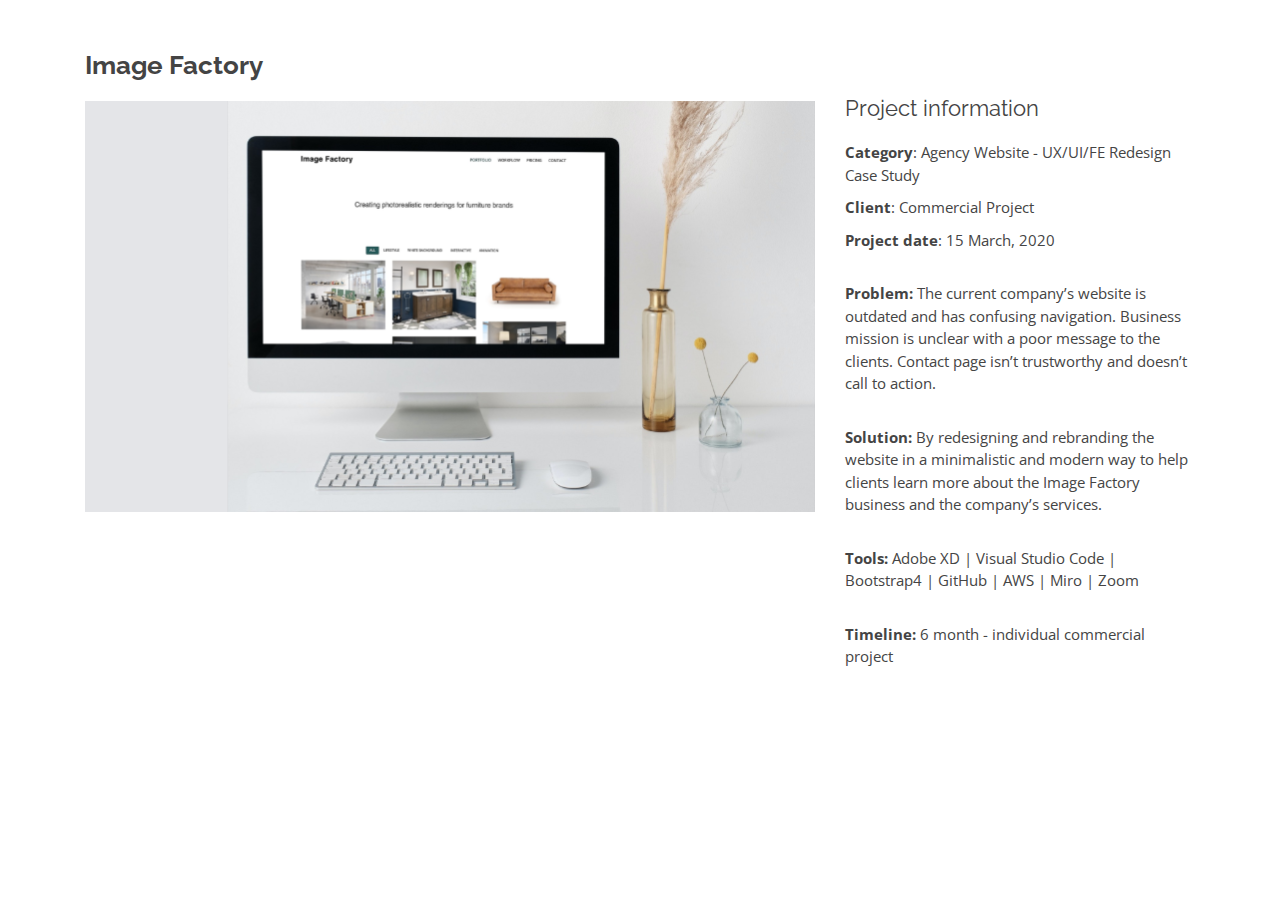
<file: image-factory-details.html>
<!DOCTYPE html>
<html lang="en">

<head>
  <meta charset="utf-8">
  <meta content="width=device-width, initial-scale=1.0" name="viewport">

  <title>Image Factory Details</title>
  <meta content="" name="description">
  <meta content="" name="keywords">

  <!-- Favicons -->
  <link href="assets/img/favicon.png" rel="icon">
  <link href="assets/img/apple-touch-icon.png" rel="apple-touch-icon">

  <!-- Google Fonts -->
  <link href="https://fonts.googleapis.com/css?family=Open+Sans:300,300i,400,400i,600,600i,700,700i|Raleway:300,300i,400,400i,500,500i,600,600i,700,700i|Poppins:300,300i,400,400i,500,500i,600,600i,700,700i" rel="stylesheet">

  <!-- Vendor CSS Files -->
  <link href="assets/vendor/bootstrap/css/bootstrap.min.css" rel="stylesheet">
  <link href="assets/vendor/icofont/icofont.min.css" rel="stylesheet">
  <link href="assets/vendor/owl.carousel/assets/owl.carousel.min.css" rel="stylesheet">
  <link href="assets/vendor/boxicons/css/boxicons.min.css" rel="stylesheet">
  <link href="assets/vendor/venobox/venobox.css" rel="stylesheet">
  <link href="assets/vendor/aos/aos.css" rel="stylesheet">

  <!-- Template Main CSS File -->
  <link href="assets/css/style.css" rel="stylesheet">

</head>

<body>

  <main id="main">

    <!-- ======= Image Factory Details Section ======= -->
    <section id="portfolio-details" class="portfolio-details">
      <div class="container">

        <div class="row">

          <div class="col-lg-8">
            <h2 class="portfolio-title">Image Factory</h2>
            <div class="owl-carousel portfolio-details-carousel">
              <img src="assets/img/portfolio/if-details.svg" class="img-fluid" alt="">
              <!-- <img src="assets/img/portfolio/hs-details-2.jpg" class="img-fluid" alt="">
              <img src="assets/img/portfolio/hs-details-3.jpg" class="img-fluid" alt=""> -->
            </div>
          </div>

          <div class="col-lg-4 portfolio-info">
            <h3>Project information</h3>
            <ul>
              <li><strong>Category</strong>: Agency Website - UX/UI/FE Redesign Case Study</li>
              <li><strong>Client</strong>: Commercial Project</li>
              <li><strong>Project date</strong>: 15 March, 2020</li>
            </ul>
          

            <p><b>Problem:</b> The current company’s website is outdated and has confusing navigation. 
                Business mission is unclear with a poor message to the clients. Contact page isn’t trustworthy 
                and doesn’t call to action.</p>
    
              <p><b>Solution:</b> By redesigning and rebranding the website in a 
                minimalistic and modern way to help clients learn more 
                about the Image Factory business and the company’s 
                services. </p>
    
    
              <p><b>Tools:</b> Adobe XD | Visual Studio Code | Bootstrap4 | GitHub | AWS | Miro | Zoom </p>
    
              <p><b>Timeline:</b> 6 month - individual commercial project
    
            </p>
          </div>

        </div>

      </div>
    </section><!-- End Portfolio Details Section -->



  </main><!-- End #main -->

  <div id="preloader"></div>
  <a href="#" class="back-to-top"><i class="bx bx-up-arrow-alt"></i></a>

  <!-- Vendor JS Files -->
  <script src="assets/vendor/jquery/jquery.min.js"></script>
  <script src="assets/vendor/bootstrap/js/bootstrap.bundle.min.js"></script>
  <script src="assets/vendor/jquery.easing/jquery.easing.min.js"></script>
  <script src="assets/vendor/php-email-form/validate.js"></script>
  <script src="assets/vendor/waypoints/jquery.waypoints.min.js"></script>
  <script src="assets/vendor/counterup/counterup.min.js"></script>
  <script src="assets/vendor/owl.carousel/owl.carousel.min.js"></script>
  <script src="assets/vendor/isotope-layout/isotope.pkgd.min.js"></script>
  <script src="assets/vendor/venobox/venobox.min.js"></script>
  <script src="assets/vendor/aos/aos.js"></script>

  <!-- Template Main JS File -->
  <script src="assets/js/main.js"></script>

</body>

</html>
</file>
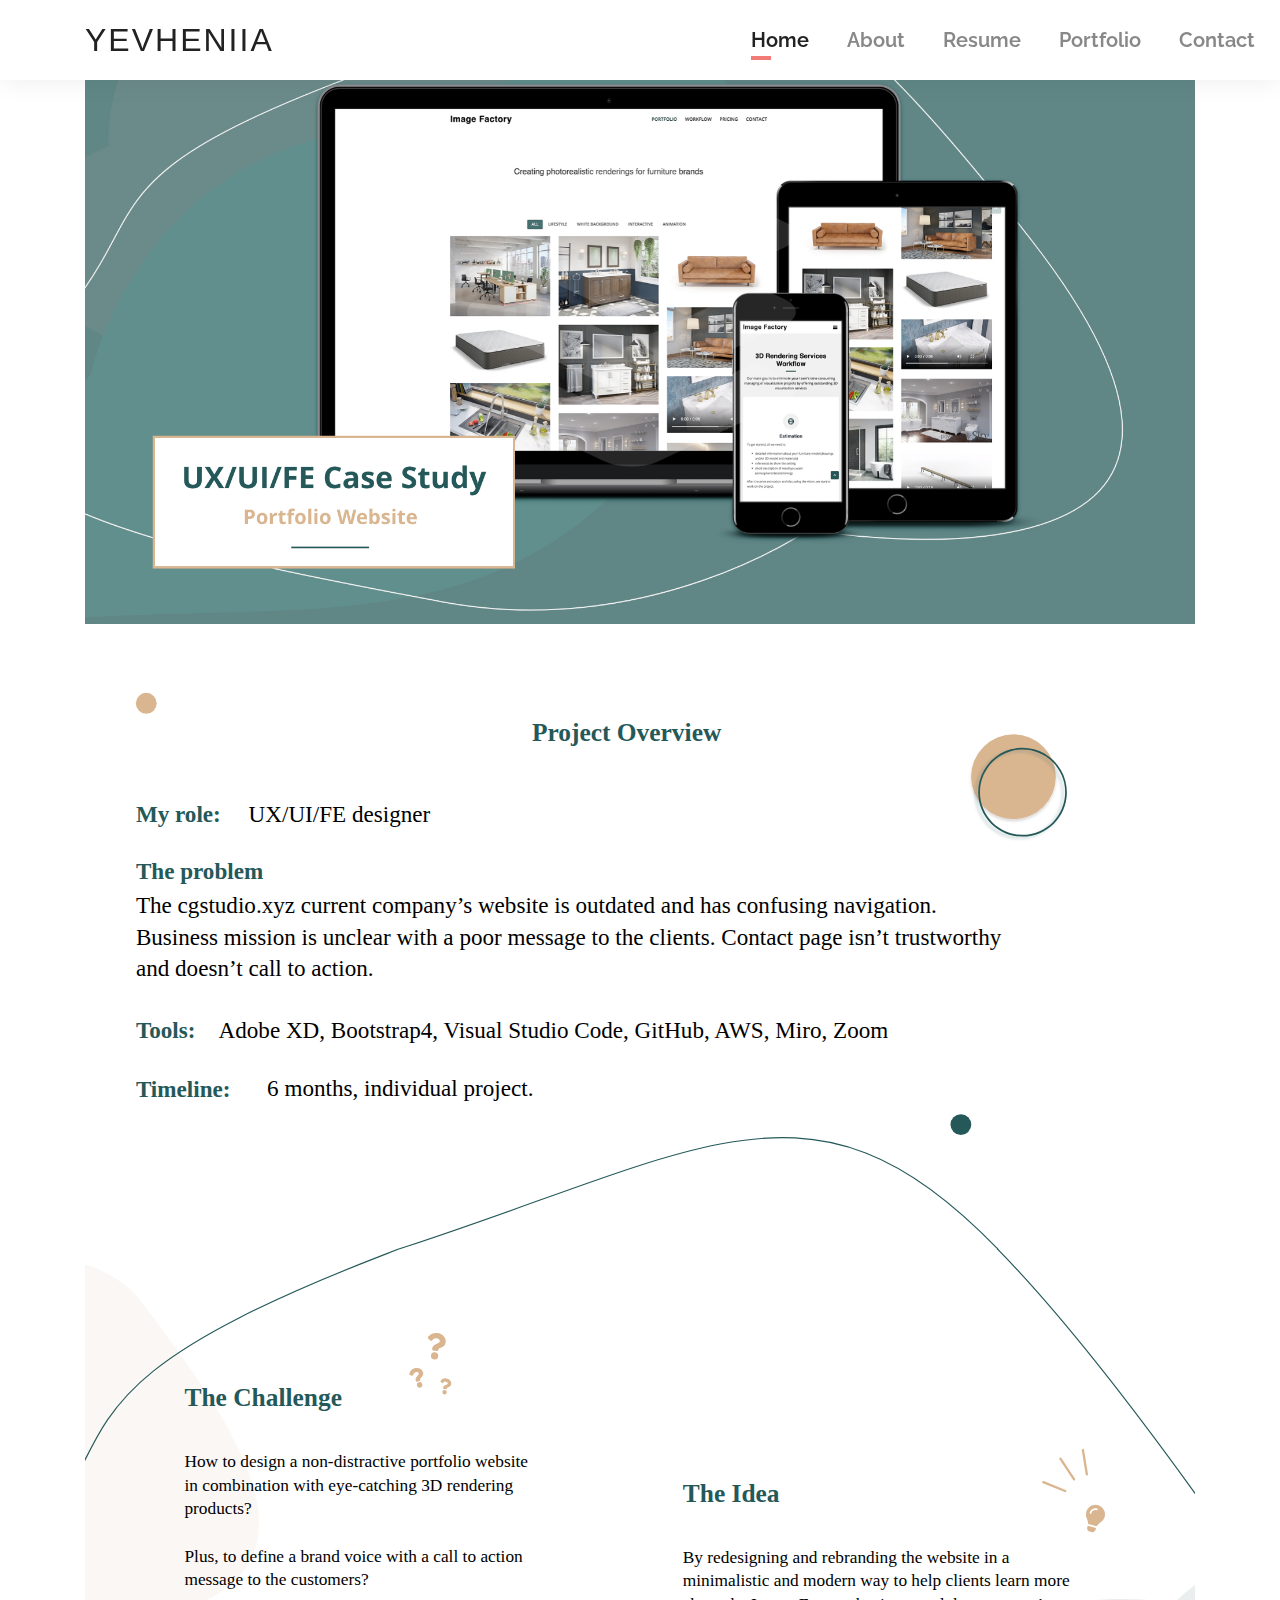
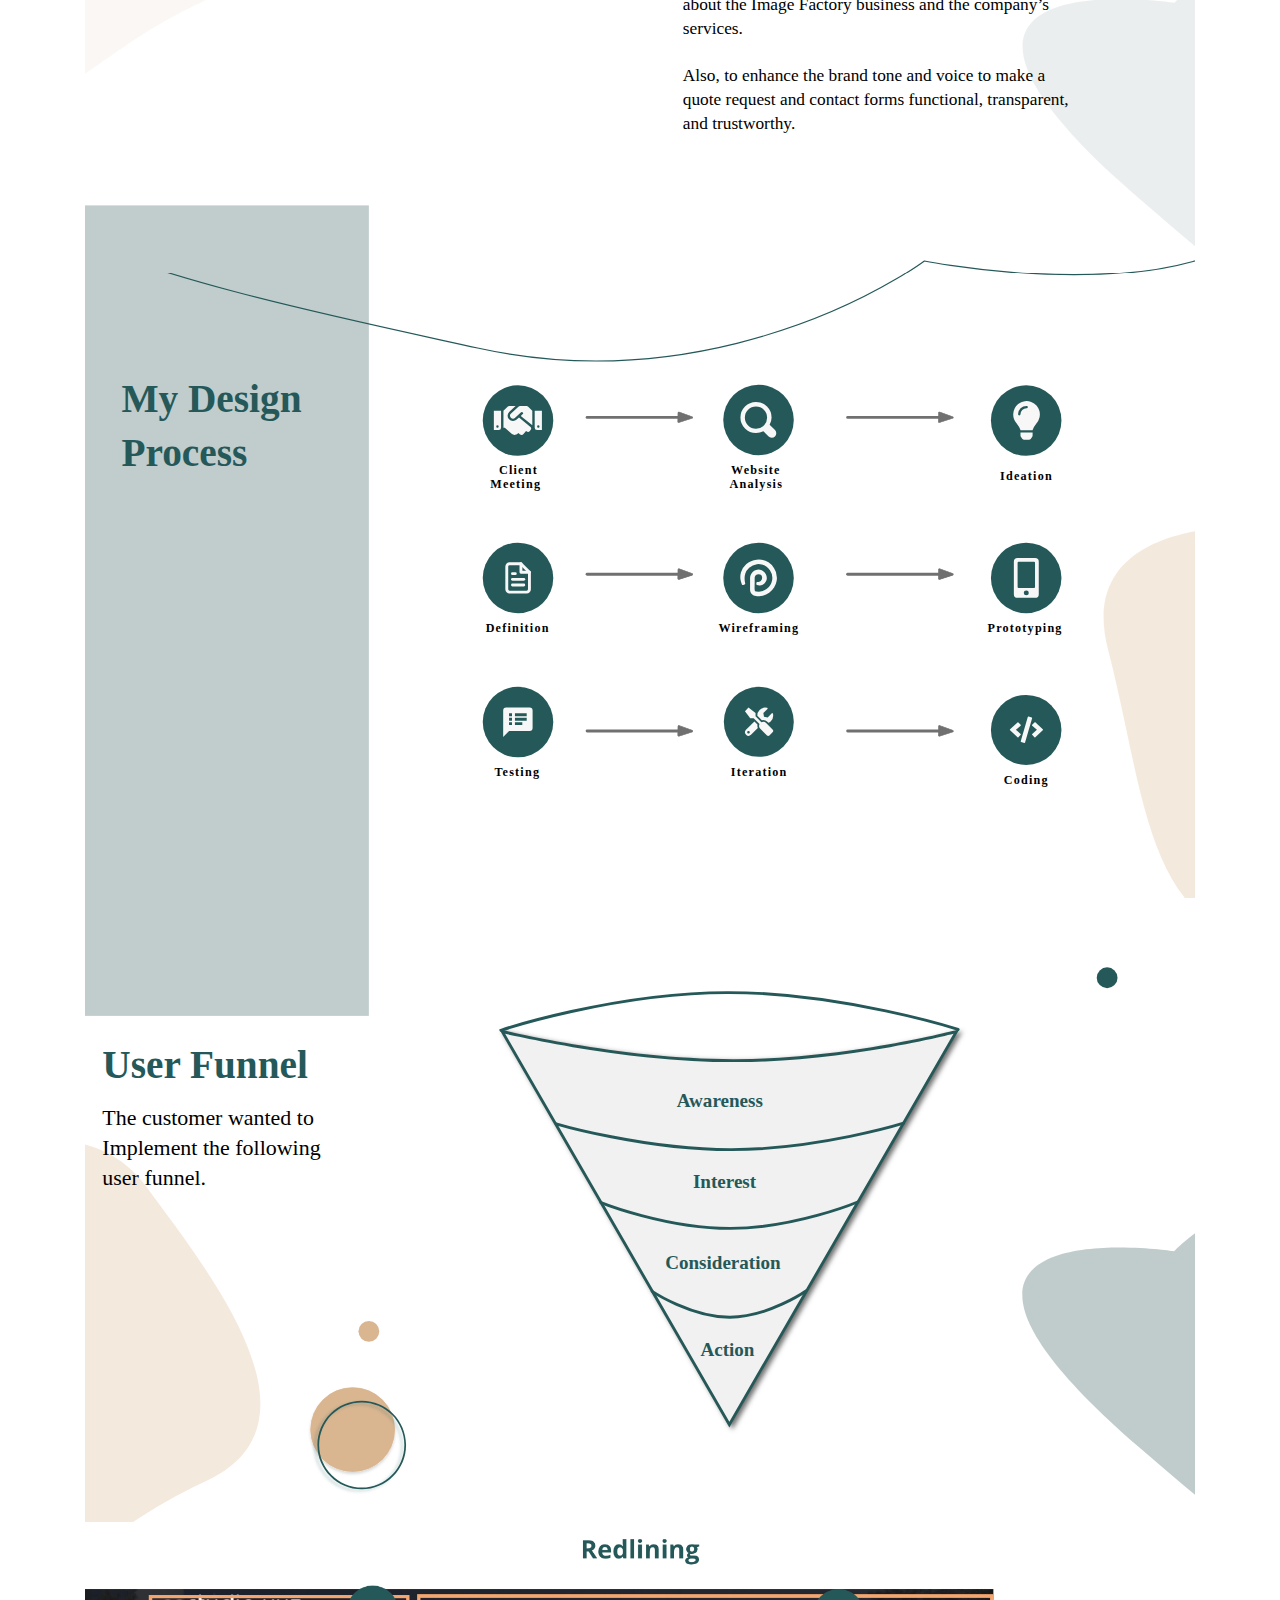
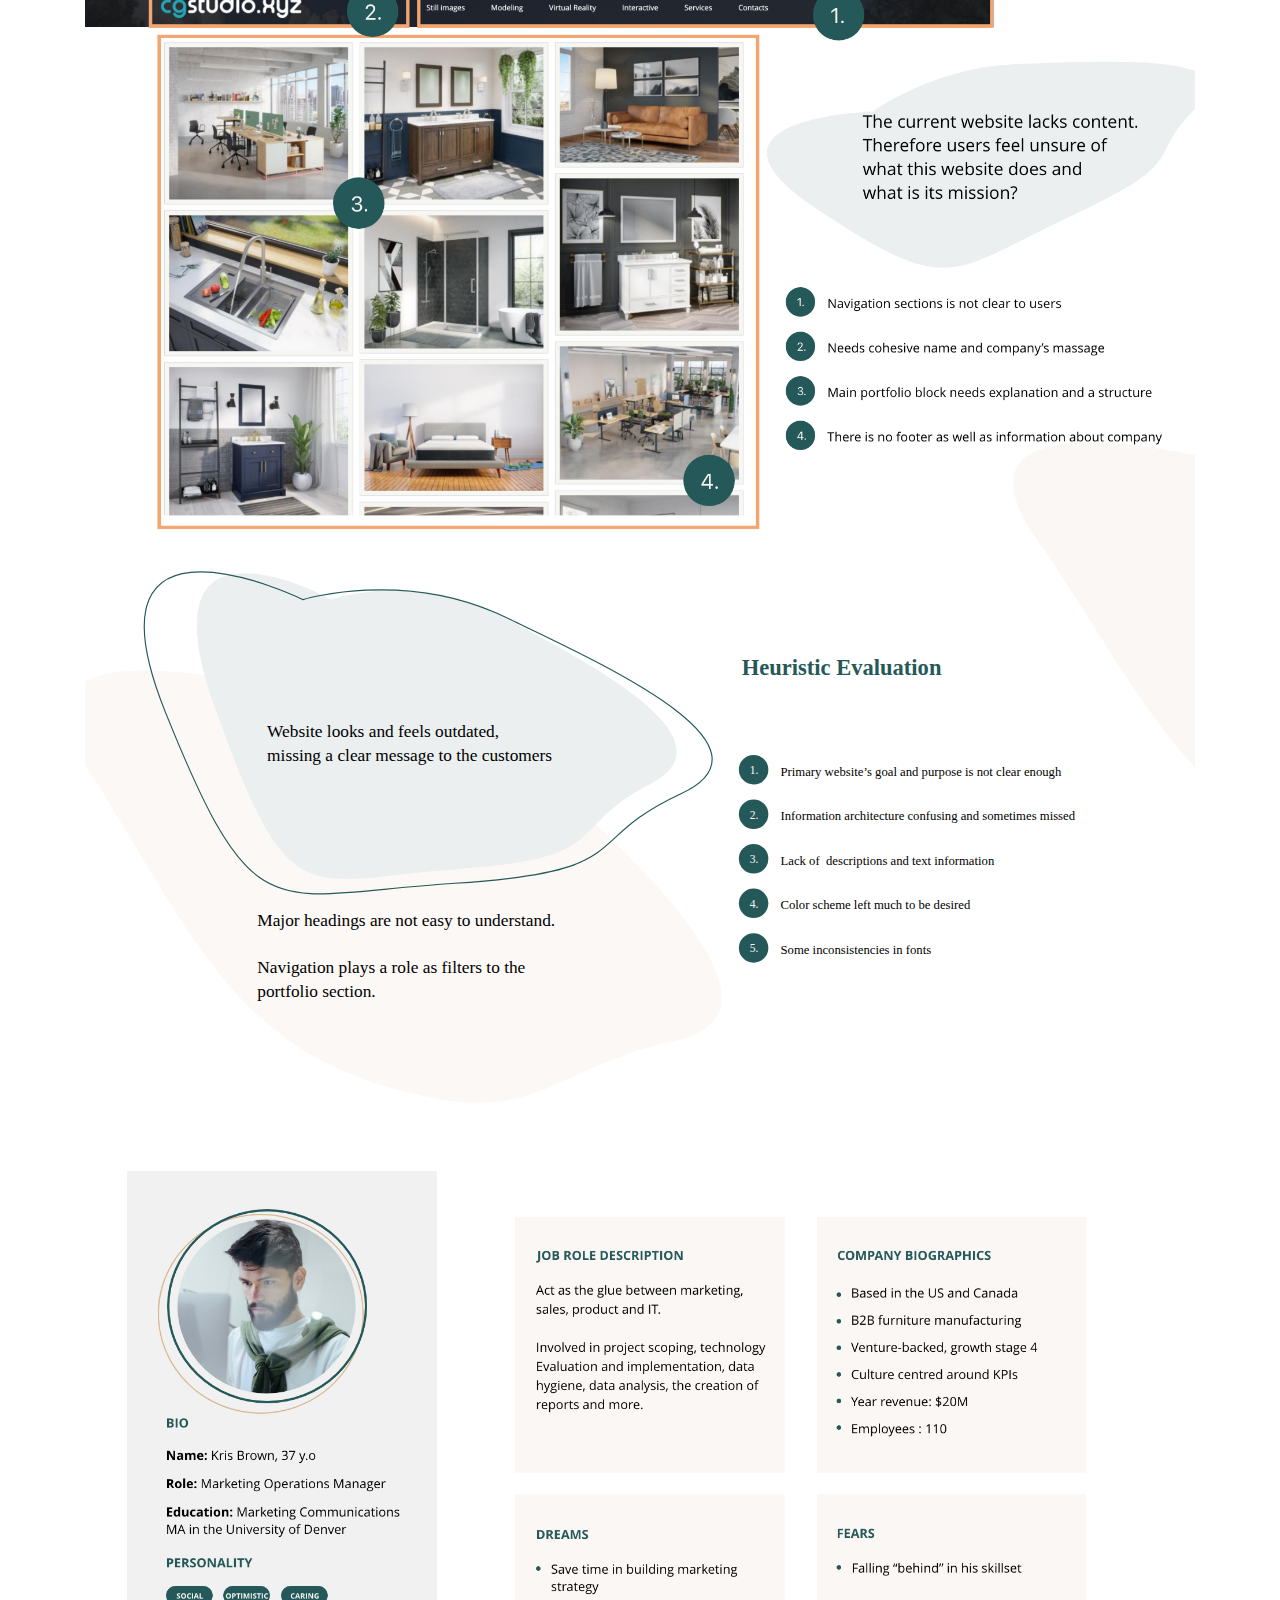
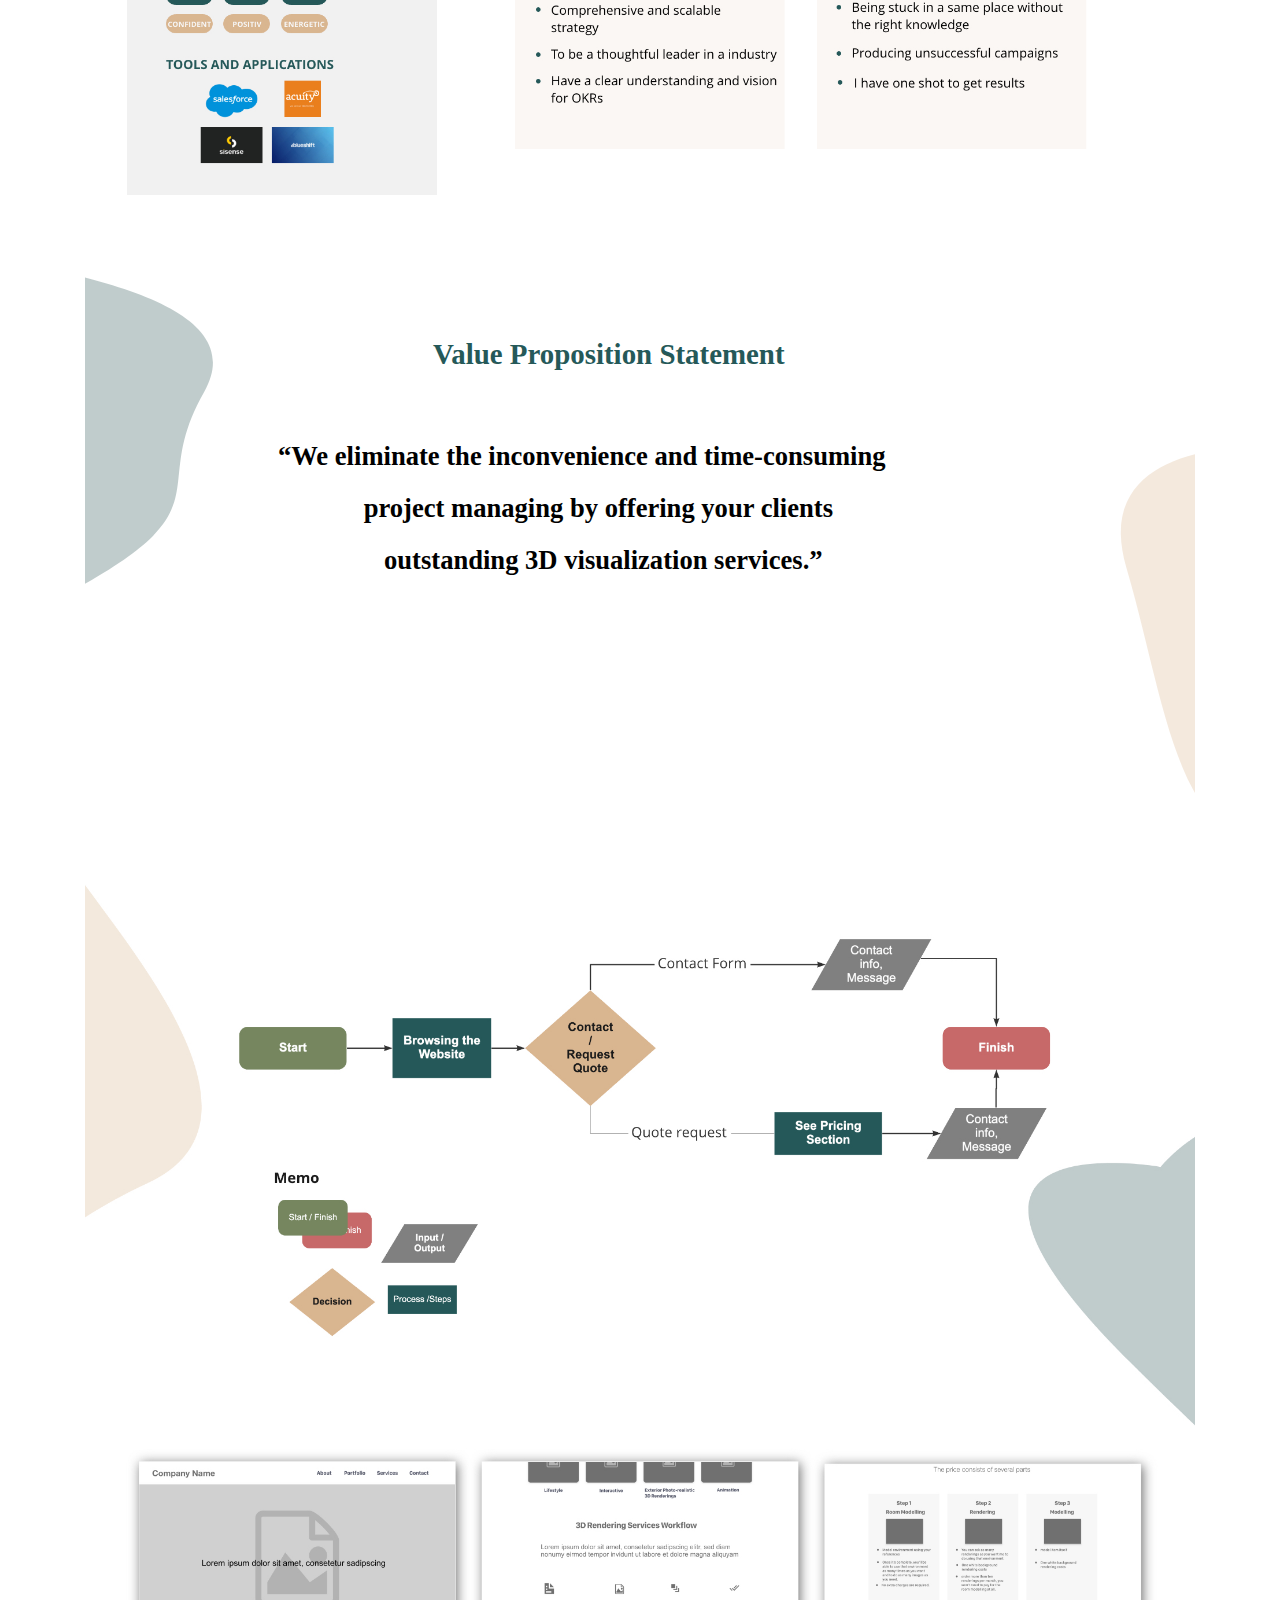
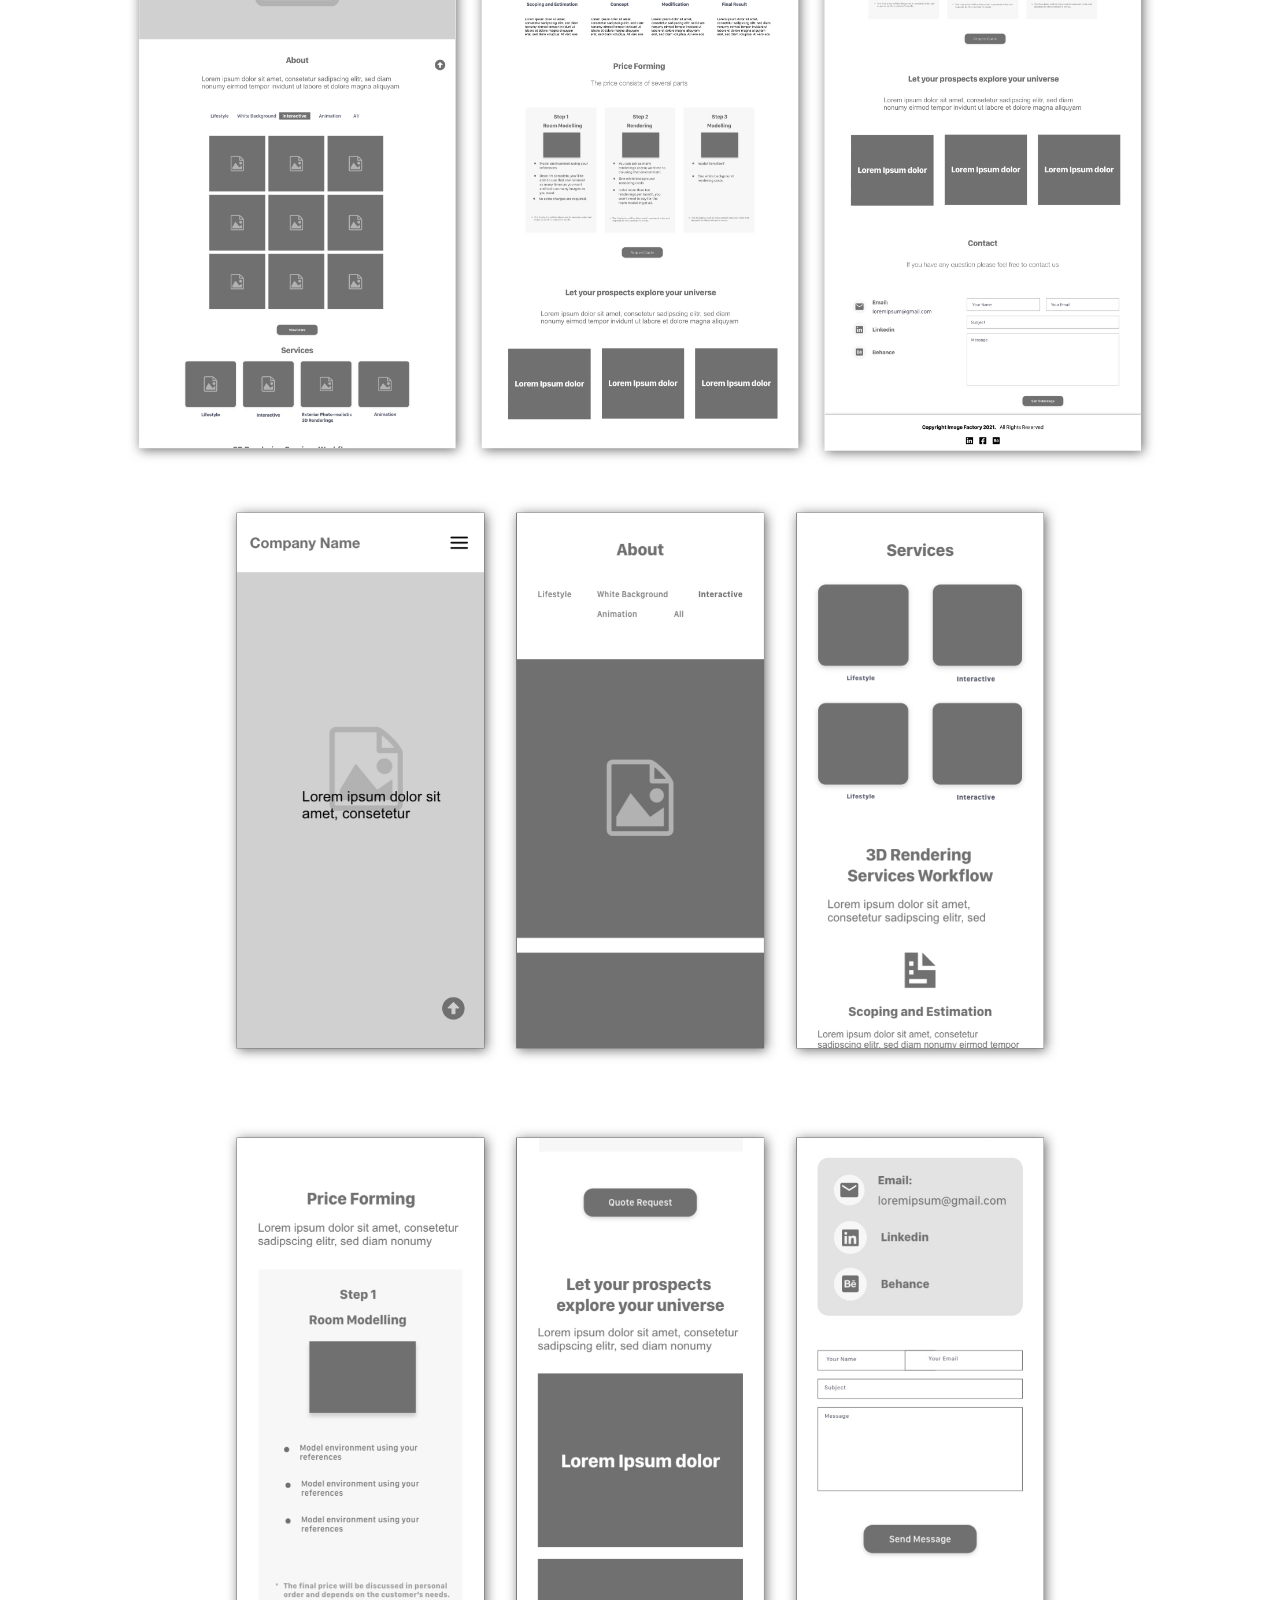
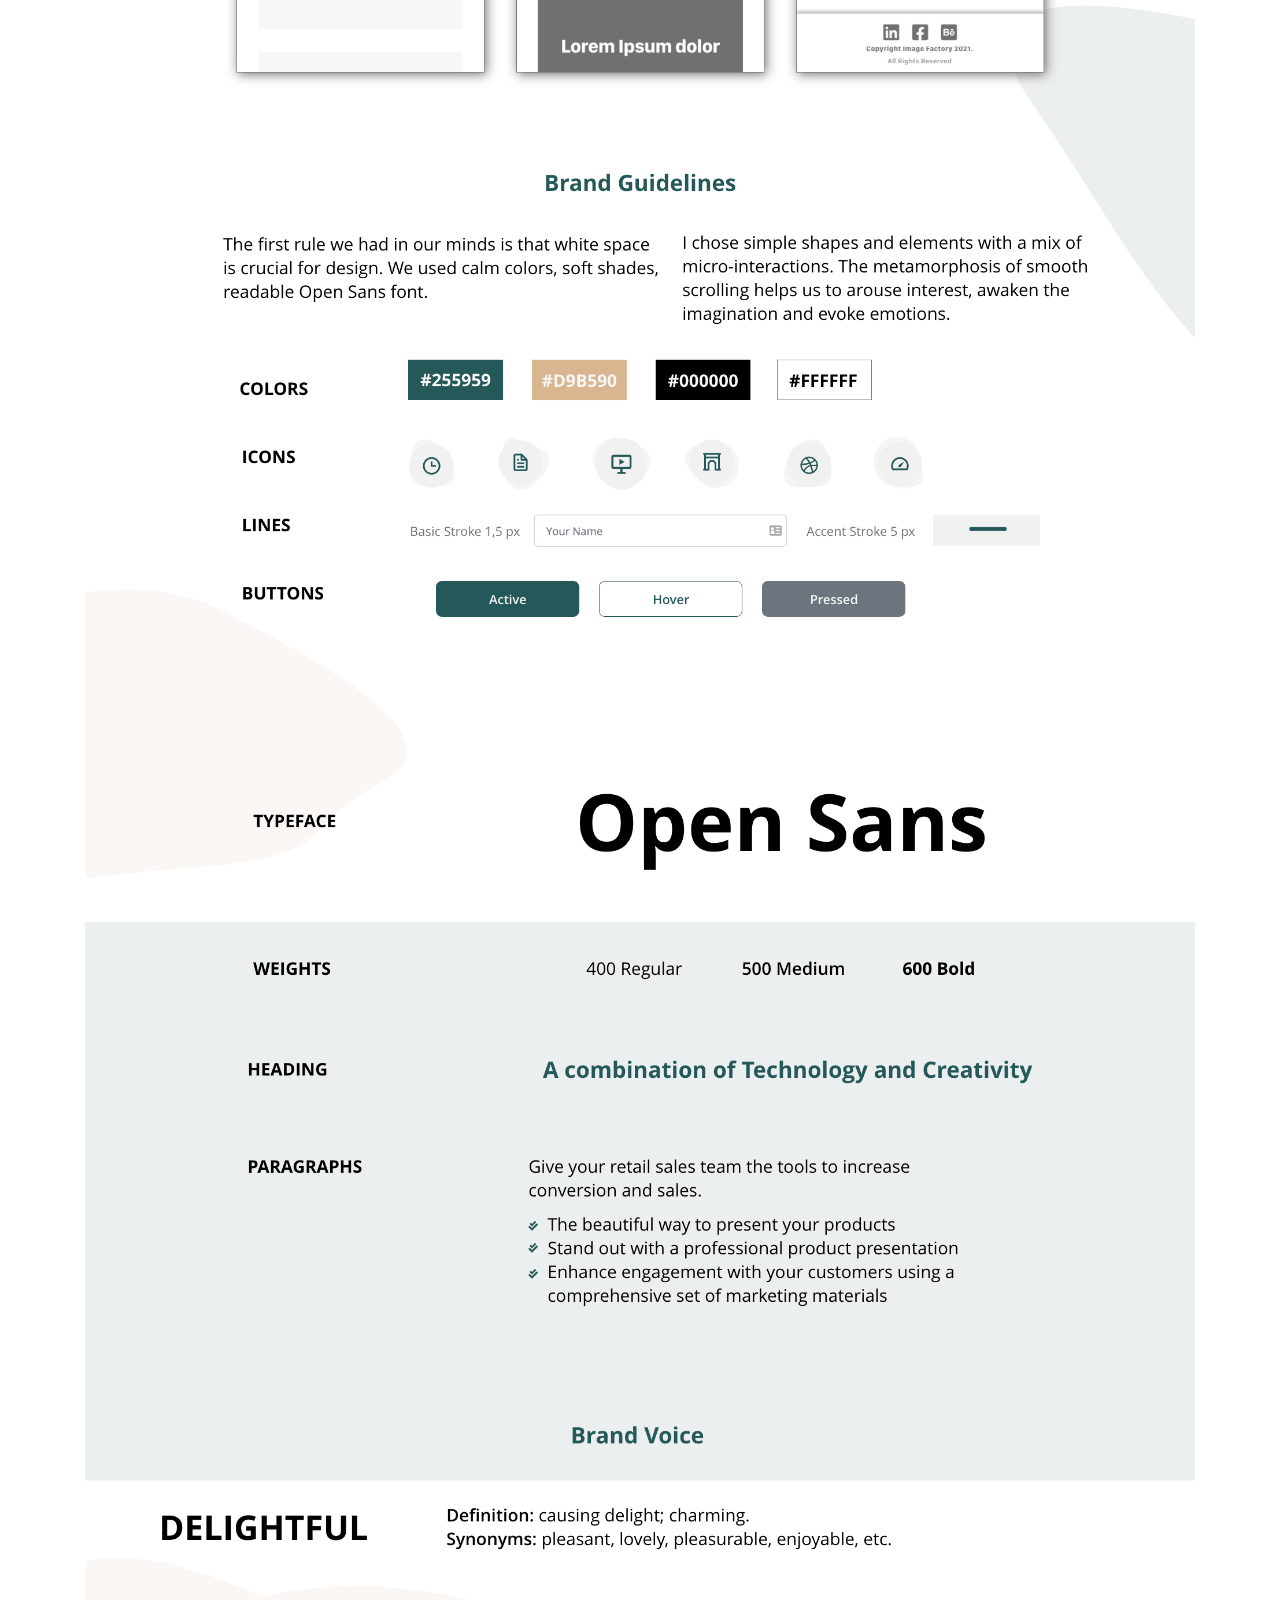
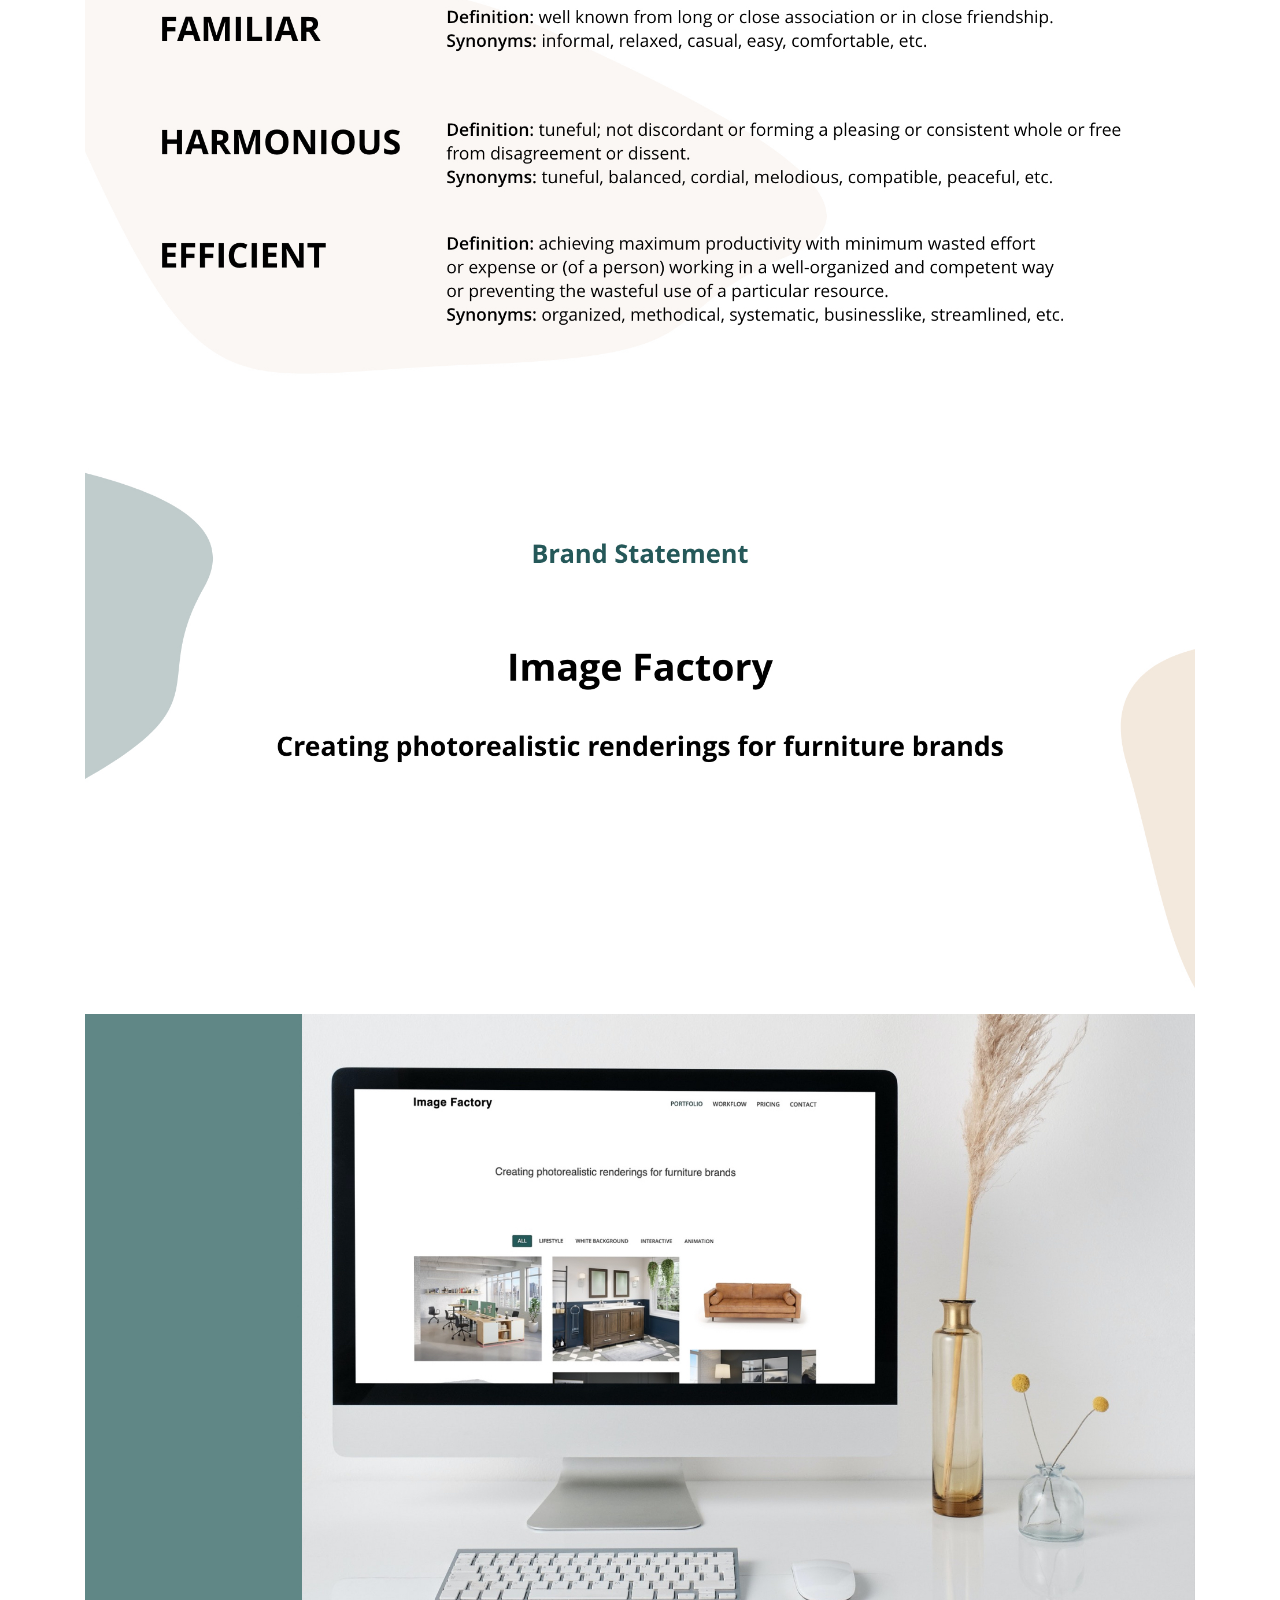
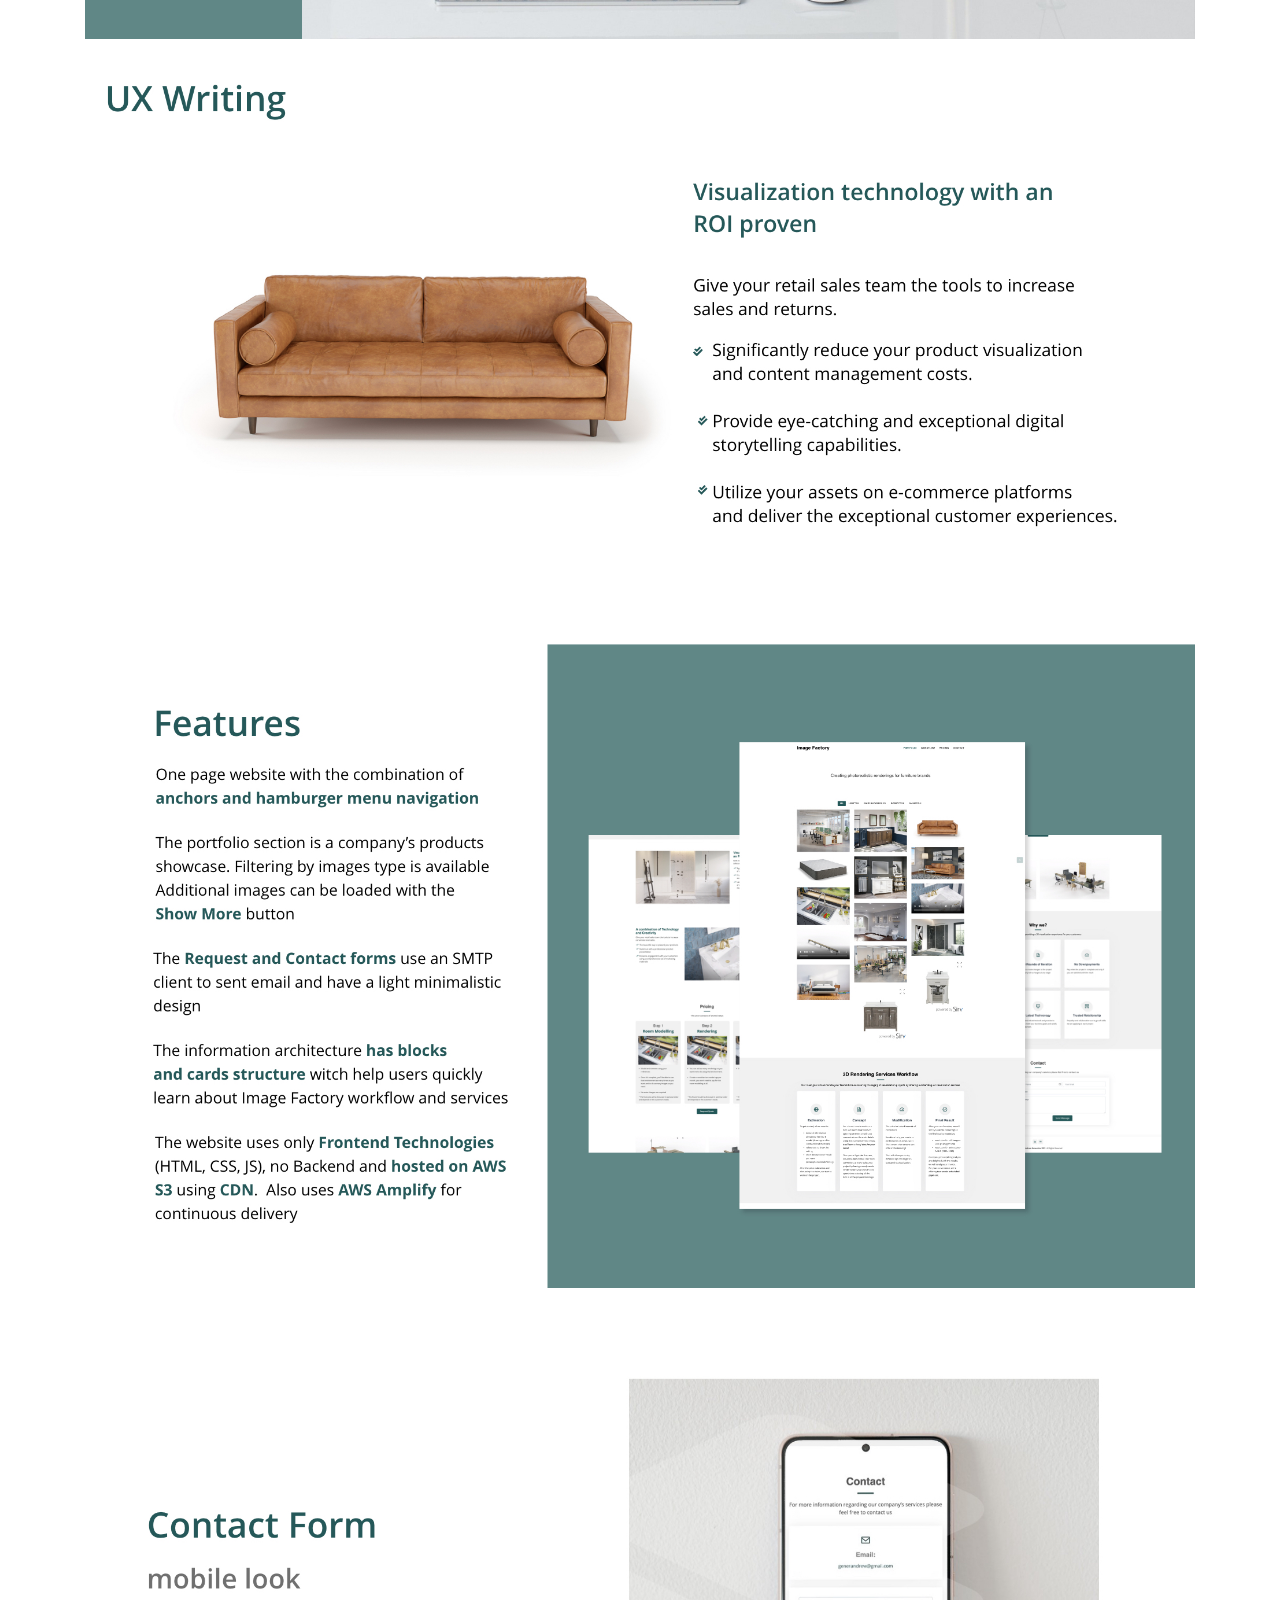
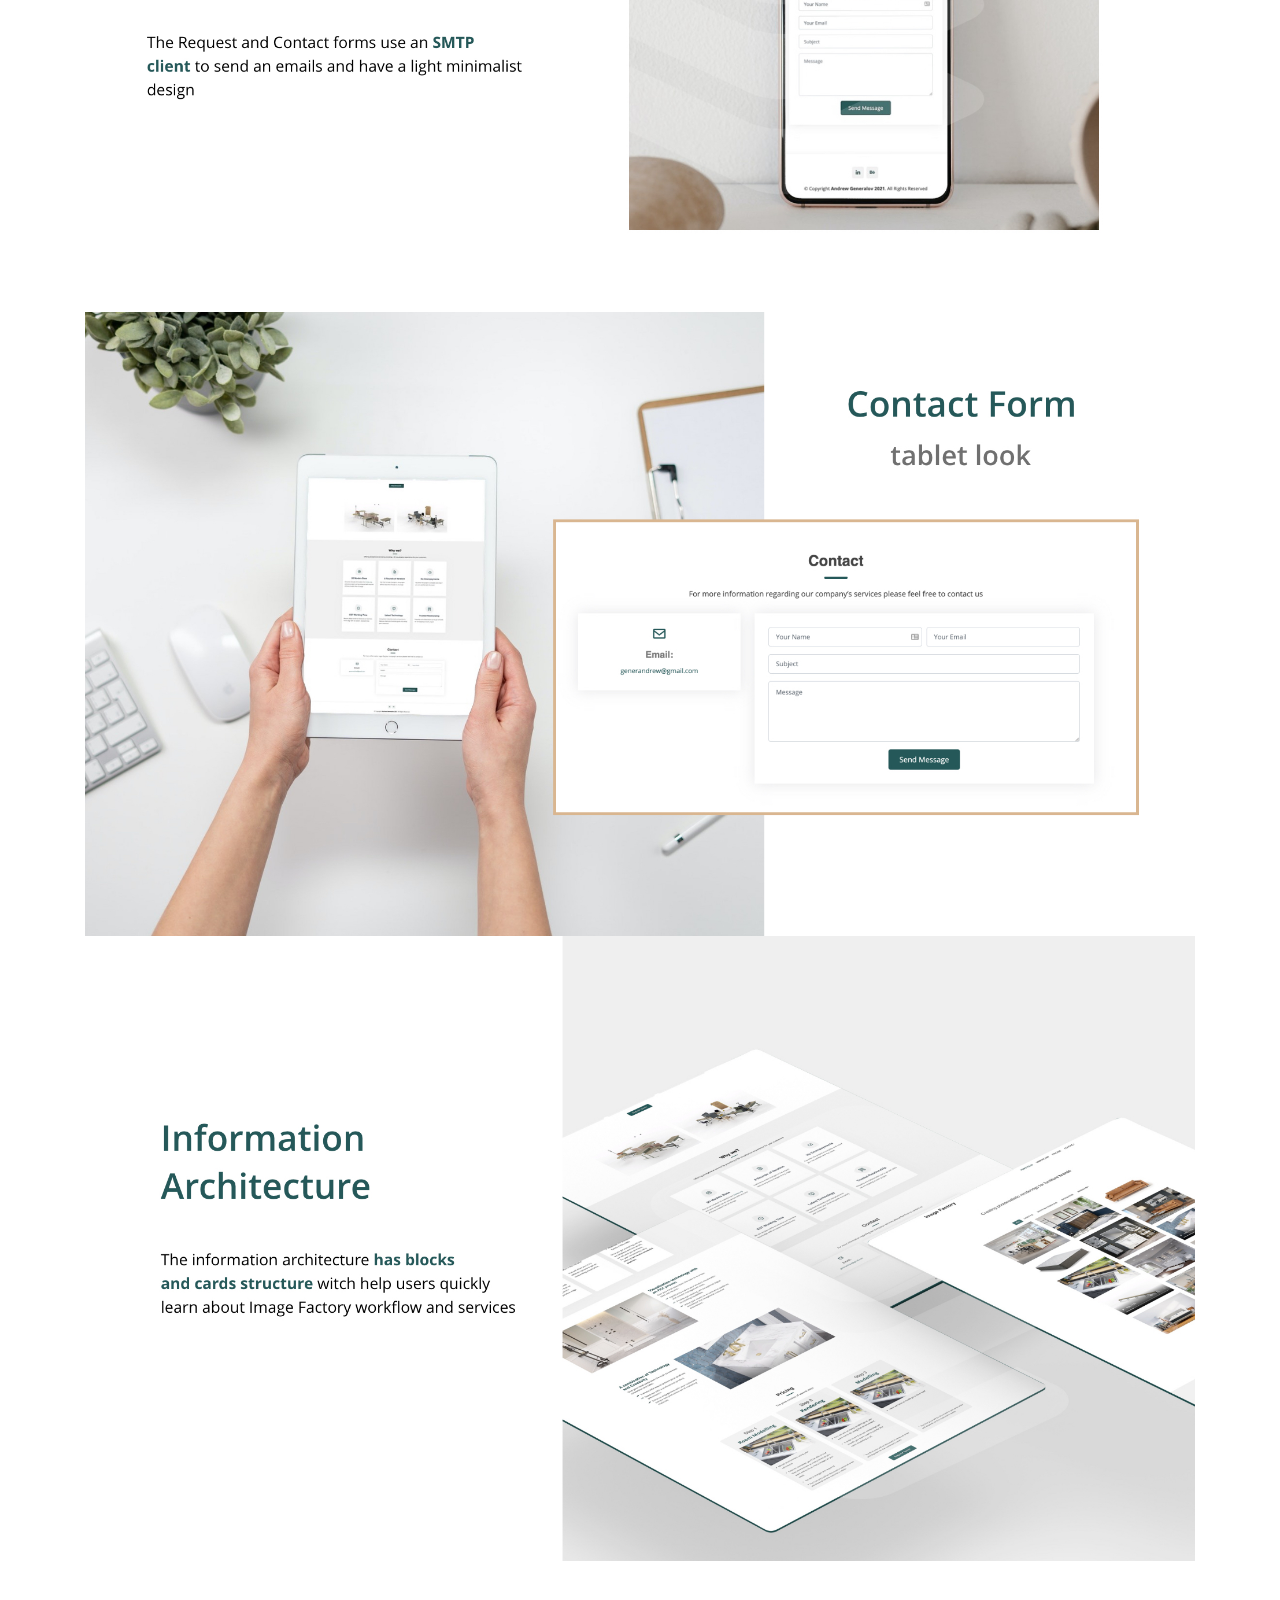
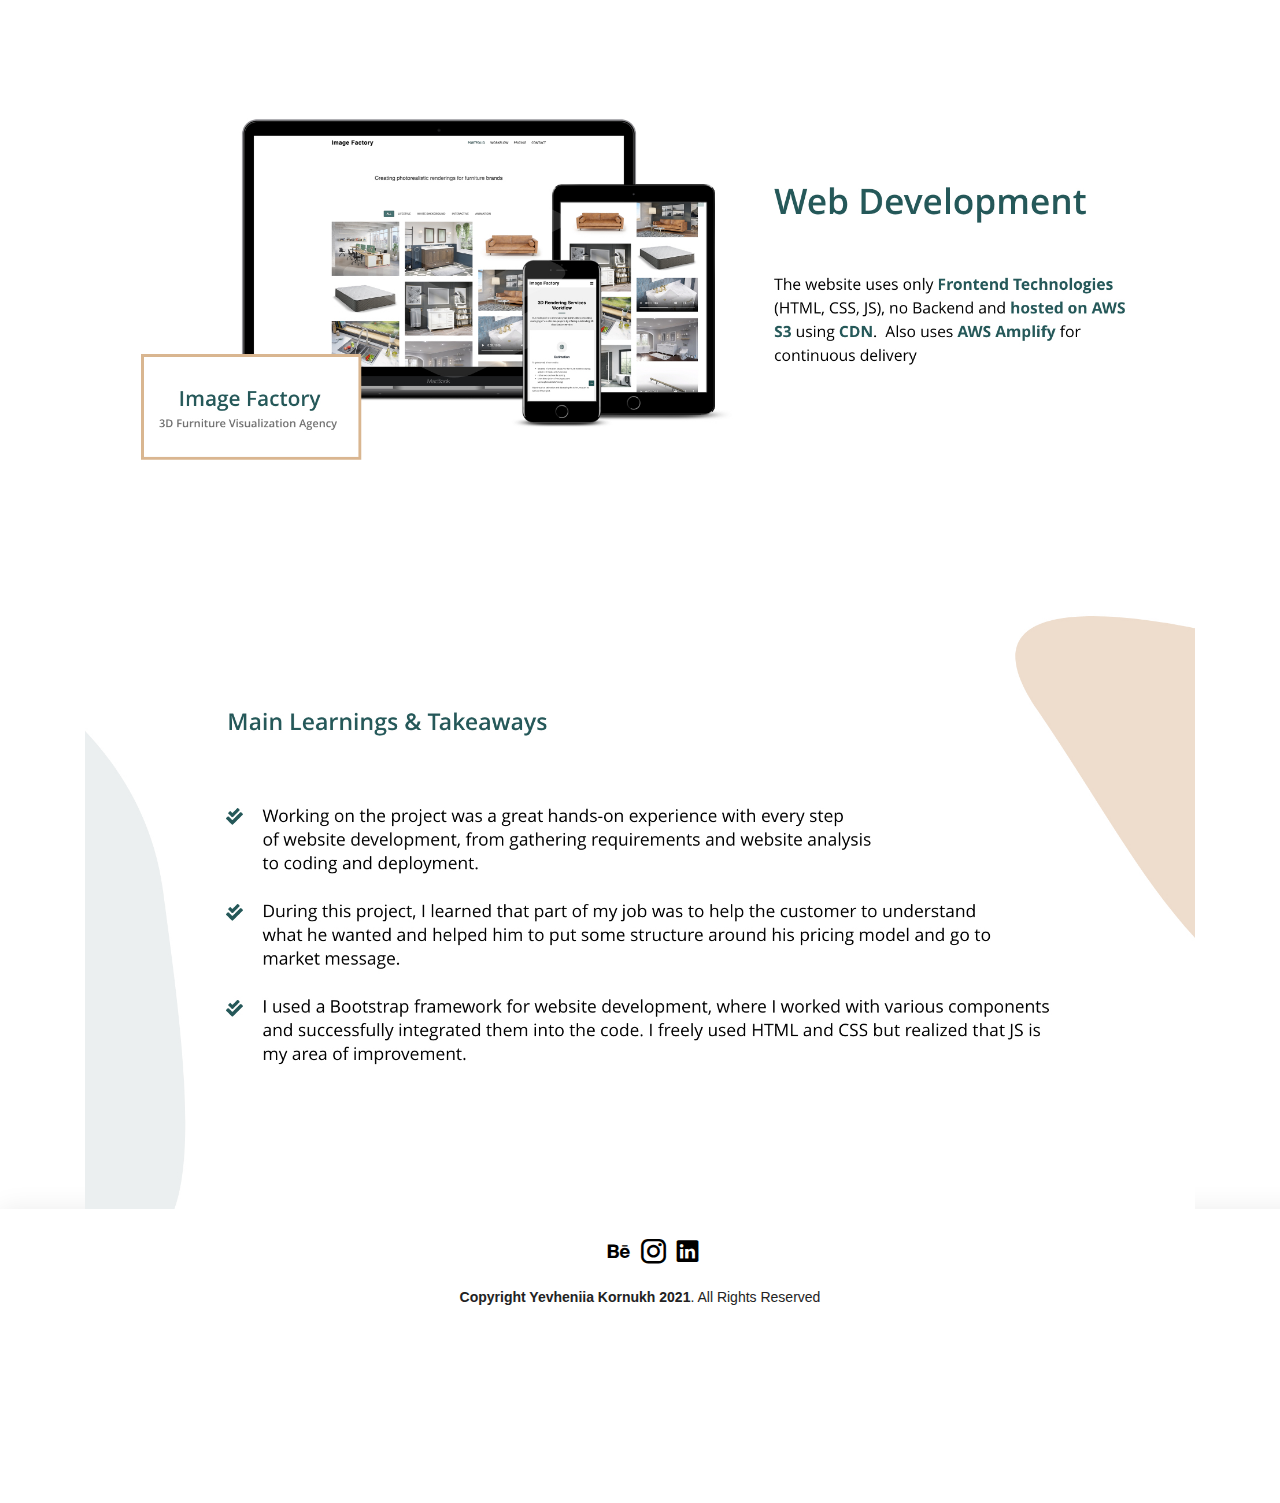
<file: image-factory.html>
<!DOCTYPE html>
<html lang="en">

<head>
    <meta charset="utf-8">
    <meta content="width=device-width, initial-scale=1.0" name="viewport">

    <title>Image Factory - Website Redesign</title>
    <meta content="" name="description">
    <meta content="" name="keywords">

    <!-- Favicons -->
    <link href="assets/img/favicon.png" rel="icon">
    <link href="assets/img/apple-touch-icon.png" rel="apple-touch-icon">

    <!-- Google Fonts -->
    <link
        href="https://fonts.googleapis.com/css?family=Open+Sans:300,300i,400,400i,600,600i,700,700i|Raleway:300,300i,400,400i,500,500i,600,600i,700,700i|Poppins:300,300i,400,400i,500,500i,600,600i,700,700i"
        rel="stylesheet">

    <!-- Vendor CSS Files -->
    <link href="assets/vendor/bootstrap/css/bootstrap.min.css" rel="stylesheet">
    <link href="assets/vendor/icofont/icofont.min.css" rel="stylesheet">
    <link href="assets/vendor/owl.carousel/assets/owl.carousel.min.css" rel="stylesheet">
    <link href="assets/vendor/boxicons/css/boxicons.min.css" rel="stylesheet">
    <link href="assets/vendor/venobox/venobox.css" rel="stylesheet">
    <link href="assets/vendor/aos/aos.css" rel="stylesheet">

    <!-- Main CSS File -->
    <link href="assets/css/style.css" rel="stylesheet">

    <meta charset="UTF-8">
    <meta name="viewport" content="width=device-width, initial-scale=1.0">
    <title>Image Factory - Website Redesign</title>
    <link rel="stylesheet" href="https://stackpath.bootstrapcdn.com/bootstrap/4.3.1/css/bootstrap.min.css"
        integrity="sha384-ggOyR0iXCbMQv3Xipma34MD+dH/1fQ784/j6cY/iJTQUOhcWr7x9JvoRxT2MZw1T" crossorigin="anonymous">
    <link href="assets/css/style.css" rel="stylesheet" type="text/css">
    <link href="assets/css/case-study.css" rel="stylesheet" type="text/css">
    <link href="assets/css/if.css" rel="stylesheet" type="text/css">
    <link href="assets/css/nav.css" rel="stylesheet" type="text/css">

    <link rel="preconnect" href="https://fonts.gstatic.com">
    <link href="https://fonts.googleapis.com/css2?family=Poppins:wght@400;600&display=swap" rel="stylesheet">
</head>

<body>

    <!-- ======= Header ======= -->
    <header id="header" class="fixed-top">
        <div class="container-fluid d-flex justify-content-between align-items-center">

            <h1 class="logo"><a href="index.html">Yevheniia</a></h1>
            <!-- Uncomment below if you prefer to use an image logo -->
            <!-- <a href="index.html" class="logo"><img src="assets/img/favicon.png" alt="" class="img-fluid"></a> -->


            <nav class="nav-menu d-none d-lg-block">
                <ul>
                    <li class="active"><a href="index.html">Home</a></li>
                    <li><a href="index.html#about">About</a></li>
                    <li><a href="index.html#resume">Resume</a></li>
                    <li><a href="index.html#portfolio">Portfolio</a></li>
                    <li><a href="index.html#contact">Contact</a></li>
                </ul>
            </nav>


        </div>

    </header><!-- End Header -->





    <!-- Jumbotron -->
    <!-- <div class="jumbotron container-fluid content homeland-security">
        <div class="row">

            <div class="col-lg-6">
                <h4>Image Factory - 3D Furniture Visualisation Agency</h4>
                <h4>Project Overview</h4>
                <p class="header-text1"><b>Problem:</b> The current company’s website is outdated and has confusing
                    navigation.
                    Business mission is unclear with a poor message to the clients. Contact page isn’t trustworthy
                    and doesn’t call to action.</p>

                <p class="header-text1"> <b>Solution:</b> Redesign the website navigation in a minimalistic and modern
                    way to help
                    users simplify the information search.
                    Also, to enhance the brand tone and voice and to make a
                    quote request and contact forms functional, transparent,
                    and trustworthy.</p>


                <p class="header-text1"> <b>Tools:</b> Adobe XD | Visual Studio Code | Bootstrap4 | GitHub | AWS | Miro
                    | Zoom </p>

                <p class="header-text1"> <b>Timeline:</b> 6 month - Individual Commercial Project </p>


                <p class="header-text1"> <b>My Role:</b> As a UX/UI/FE designer, my role is to redesign website
                    navigation, develop a brand style guide and
                    applied UI elements in a high-fidelity clickable prototype as well as develop and launch the
                    portfolio website. </p>
                </p>
            </div>

            <div class="col-lg-6 prototype text-center">
                <img src="assets/img/portfolio/if-jt.jpg">

            </div>

        </div>
    </div> -->

    <!-- Jumbotron End-->

    <!-- Case Study Nav -->
    <!-- <div class="sticky-header clearfix">
        <ul class="list-inline case-study-nav">
            <li class="list-inline-item"><a href="#section-1">Interface Analysis</a></li>
            <li class="list-inline-item"><a href="#section-2">IA</a></li>
            <li class="list-inline-item"><a href="#section-3">UI design</a></li>
            <li class="list-inline-item"><a href="#section-4">RWD & Testing</a></li>
        </ul>
    </div> -->
    <!-- User Interface Analysis -->

    <div class="container case-study-section" id="section-1">

    
        <div class="row">
            <div class="col-lg-12">
                <img src="images/Image Factory/1.jpg" class="img-fluid mx-auto d-block img-f" alt="...">
            </div>
        </div>

        <div class="row">
            <div class="col-lg-12">
                <img src="images/Image Factory/2.svg" class="img-fluid mx-auto d-block img-f" alt="...">
            </div>
        </div>


        <div class="row">
            <div class="col-lg-12">
                <img src="images/Image Factory/3.svg" class="img-fluid mx-auto d-block img-f" alt="...">
            </div>
        </div>

        <div class="row">
            <div class="col-lg-12">
                <img src="images/Image Factory/4.svg" class="img-fluid mx-auto d-block img-f" alt="...">
            </div>
        </div>

        <div class="row">
            <div class="col-lg-12">
                <img src="images/Image Factory/5.svg" class="img-fluid mx-auto d-block img-f" alt="...">
            </div>
        </div>

        <div class="row">
            <div class="col-lg-12">
                <img src="images/Image Factory/6.jpg" class="img-fluid mx-auto d-block img-f" alt="...">
            </div>
        </div>

        <div class="row">
            <div class="col-lg-12">
                <img src="images/Image Factory/7.svg" class="img-fluid mx-auto d-block img-f" alt="...">
            </div>
        </div>

        <div class="row">
            <div class="col-lg-12">
                <img src="images/Image Factory/8.jpg" class="img-fluid mx-auto d-block img-f" alt="...">
            </div>
        </div>

        <div class="row">
            <div class="col-lg-12">
                <img src="images/Image Factory/9.svg" class="img-fluid mx-auto d-block img-f" alt="...">
            </div>
        </div>

        <div class="row">
            <div class="col-lg-12">
                <img src="images/Image Factory/10.jpg" class="img-fluid mx-auto d-block img-f" alt="...">
            </div>
        </div>

        <div class="row">
            <div class="col-lg-12">
                <img src="images/Image Factory/11.jpg" class="img-fluid mx-auto d-block img-f" alt="...">
            </div>
        </div>

        <div class="row">
            <div class="col-lg-12">
                <img src="images/Image Factory/12.jpg" class="img-fluid mx-auto d-block img-f" alt="...">
            </div>
        </div>

        <div class="row">
            <div class="col-lg-12">
                <img src="images/Image Factory/13.jpg" class="img-fluid mx-auto d-block img-f" alt="...">
            </div>
        </div>

        <div class="row">
            <div class="col-lg-12">
                <img src="images/Image Factory/14.jpg" class="img-fluid mx-auto d-block img-f" alt="...">
            </div>
        </div>

        <div class="row">
            <div class="col-lg-12">
                <img src="images/Image Factory/15.jpg" class="img-fluid mx-auto d-block img-f" alt="...">
            </div>
        </div>

        <div class="row">
            <div class="col-lg-12">
                <img src="images/Image Factory/16.jpg" class="img-fluid mx-auto d-block img-f" alt="...">
            </div>
        </div>

        <div class="row">
            <div class="col-lg-12">
                <img src="images/Image Factory/17.jpg" class="img-fluid mx-auto d-block img-f" alt="...">
            </div>
        </div>

        <div class="row">
            <div class="col-lg-12">
                <img src="images/Image Factory/18.jpg" class="img-fluid mx-auto d-block img-f" alt="...">
            </div>
        </div>

        <div class="row">
            <div class="col-lg-12">
                <img src="images/Image Factory/19.jpg" class="img-fluid mx-auto d-block img-f" alt="...">
            </div>
        </div>

        <div class="row">
            <div class="col-lg-12">
                <img src="images/Image Factory/20.jpg" class="img-fluid mx-auto d-block img-f" alt="...">
            </div>
        </div>

        <div class="row">
            <div class="col-lg-12">
                <img src="images/Image Factory/21.jpg" class="img-fluid mx-auto d-block img-f" alt="...">
            </div>
        </div>

        <div class="row">
            <div class="col-lg-12">
                <img src="images/Image Factory/22.jpg" class="img-fluid mx-auto d-block img-f" alt="...">
            </div>
        </div>

        <div class="row">
            <div class="col-lg-12">
                <img src="images/Image Factory/23.jpg" class="img-fluid mx-auto d-block img-f" alt="...">
            </div>
        </div>

        <div class="row">
            <div class="col-lg-12">
                <img src="images/Image Factory/24.jpg" class="img-fluid mx-auto d-block img-f" alt="...">
            </div>
        </div>

        <div class="row">
            <div class="col-lg-12">
                <img src="images/Image Factory/25.jpg" class="img-fluid mx-auto d-block img-f" alt="...">
            </div>
        </div>

    </div>


    <!-- ======= Footer ======= -->
    <footer id="footer">
        <div class="container">
            <div class="header-social-links">
                <a href="https://www.behance.net/janekornukh" class="behance"><i class="icofont-behance"></i></a>
                <!-- <a href="https://github.com/janekornukh" class="github"><i class="icofont-github"></i></a> -->
                <a href="https://www.instagram.com/ux_rules/" class="instagram"><i class="icofont-instagram"></i></a>
                <a href="https://www.linkedin.com/in/yevheniia-kornukh-10817b196/" class="linkedin"><i
                        class="icofont-linkedin"></i></i></a>
            </div>
            <br>
            <div><strong><span>Copyright Yevheniia Kornukh 2021</span></strong>. All Rights Reserved</div>
            <div class="credits">
                <!-- All the links in the footer should remain intact. -->
                <!-- You can delete the links only if you purchased the pro version. -->
                <!-- Licensing information: https://bootstrapmade.com/license/ -->
                <!-- Purchase the pro version with working PHP/AJAX contact form: https://bootstrapmade.com/kelly-free-bootstrap-cv-resume-html-template/ -->
            </div>
        </div>
    </footer>

    <!-- End  Footer -->

    <div id="preloader"></div>
    <a href="#" class="back-to-top"><i class="bx bx-up-arrow-alt"></i></a>

    <!-- Vendor JS Files -->
    <script src="assets/vendor/jquery/jquery.min.js"></script>
    <script src="assets/vendor/bootstrap/js/bootstrap.bundle.min.js"></script>
    <script src="assets/vendor/jquery.easing/jquery.easing.min.js"></script>
    <script src="assets/vendor/php-email-form/validate.js"></script>
    <script src="assets/vendor/waypoints/jquery.waypoints.min.js"></script>
    <script src="assets/vendor/counterup/counterup.min.js"></script>
    <script src="assets/vendor/owl.carousel/owl.carousel.min.js"></script>
    <script src="assets/vendor/isotope-layout/isotope.pkgd.min.js"></script>
    <script src="assets/vendor/venobox/venobox.min.js"></script>
    <script src="assets/vendor/aos/aos.js"></script>

    <!-- Template Main JS File -->
    <script src="assets/js/main.js"></script>



    <script src="https://ajax.googleapis.com/ajax/libs/jquery/3.4.1/jquery.min.js"></script>
    <script src="assets/js/index.js"></script>

    <script src="https://code.jquery.com/jquery-3.3.1.slim.min.js"
        integrity="sha384-q8i/X+965DzO0rT7abK41JStQIAqVgRVzpbzo5smXKp4YfRvH+8abtTE1Pi6jizo"
        crossorigin="anonymous"></script>
    <script src="https://cdnjs.cloudflare.com/ajax/libs/popper.js/1.14.7/umd/popper.min.js"
        integrity="sha384-UO2eT0CpHqdSJQ6hJty5KVphtPhzWj9WO1clHTMGa3JDZwrnQq4sF86dIHNDz0W1"
        crossorigin="anonymous"></script>
    <script src="https://stackpath.bootstrapcdn.com/bootstrap/4.3.1/js/bootstrap.min.js"
        integrity="sha384-JjSmVgyd0p3pXB1rRibZUAYoIIy6OrQ6VrjIEaFf/nJGzIxFDsf4x0xIM+B07jRM"
        crossorigin="anonymous"></script>
    <script src="assets/js/case-study.js" type="text/javascript"></script>

</body>

</html>
</file>
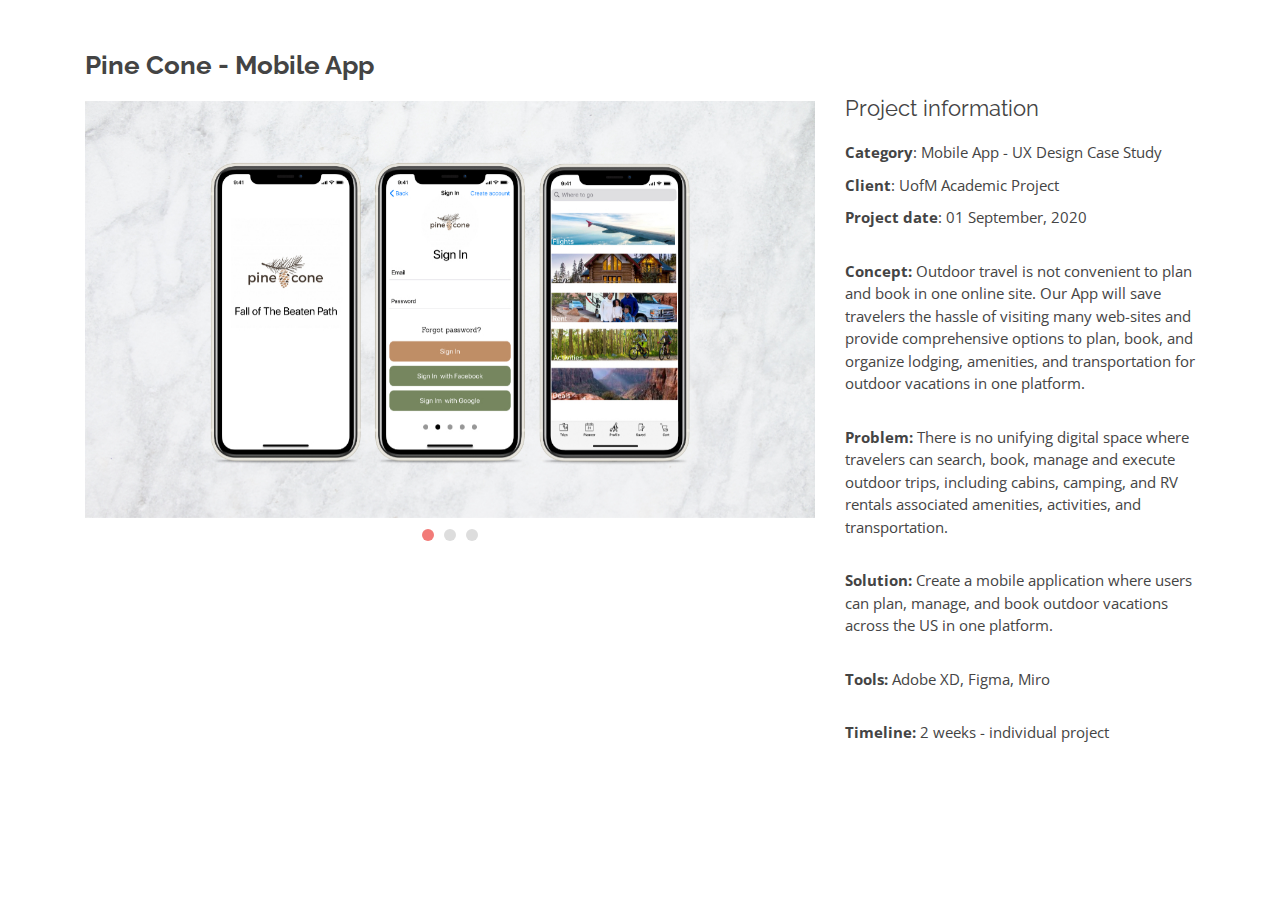
<file: pine-cone-details.html>
<!DOCTYPE html>
<html lang="en">

<head>
  <meta charset="utf-8">
  <meta content="width=device-width, initial-scale=1.0" name="viewport">

  <title>Pine Cone Details</title>
  <meta content="" name="description">
  <meta content="" name="keywords">

  <!-- Favicons -->
  <link href="assets/img/favicon.png" rel="icon">
  <link href="assets/img/apple-touch-icon.png" rel="apple-touch-icon">

  <!-- Google Fonts -->
  <link href="https://fonts.googleapis.com/css?family=Open+Sans:300,300i,400,400i,600,600i,700,700i|Raleway:300,300i,400,400i,500,500i,600,600i,700,700i|Poppins:300,300i,400,400i,500,500i,600,600i,700,700i" rel="stylesheet">

  <!-- Vendor CSS Files -->
  <link href="assets/vendor/bootstrap/css/bootstrap.min.css" rel="stylesheet">
  <link href="assets/vendor/icofont/icofont.min.css" rel="stylesheet">
  <link href="assets/vendor/owl.carousel/assets/owl.carousel.min.css" rel="stylesheet">
  <link href="assets/vendor/boxicons/css/boxicons.min.css" rel="stylesheet">
  <link href="assets/vendor/venobox/venobox.css" rel="stylesheet">
  <link href="assets/vendor/aos/aos.css" rel="stylesheet">

  <!-- Template Main CSS File -->
  <link href="assets/css/style.css" rel="stylesheet">

 
</head>

<body>

  <main id="main">

    <!-- ======= Pine Cone Details Section ======= -->
    <section id="portfolio-details" class="portfolio-details">
      <div class="container">

        <div class="row">

          <div class="col-lg-8">
            <h2 class="portfolio-title">Pine Cone - Mobile App</h2>
            <div class="owl-carousel portfolio-details-carousel">
              <img src="assets/img/portfolio/ pine-details-1.jpg" class="img-fluid" alt="">
              <img src="assets/img/portfolio/ pine-details-2.jpg" class="img-fluid" alt="">
              <img src="assets/img/portfolio/ pine-details-3.jpg" class="img-fluid" alt="">
            </div>
          </div>

          <div class="col-lg-4 portfolio-info">
            <h3>Project information</h3>
            <ul>
              <li><strong>Category</strong>: Mobile App - UX Design Case Study</li>
              <li><strong>Client</strong>: UofM Academic Project</li>
              <li><strong>Project date</strong>: 01 September, 2020</li>
            </ul>

            <p ><b>Concept:</b> Outdoor travel is not convenient to plan and book in one online site. Our App
              will save travelers the hassle of visiting many web-sites and provide comprehensive options to plan, book, and
              organize lodging, amenities, and transportation for outdoor vacations in one platform.</p>

            <p><b>Problem:</b> There is no unifying digital space where travelers can search, book, manage and
              execute outdoor trips, including cabins, camping, and RV rentals associated amenities, activities, and
              transportation.</p>
    
              <p><b>Solution:</b> Create a mobile application where users can plan, manage, and book outdoor vacations across the US
              in one platform.</p>
    
    
              <p><b>Tools:</b> Adobe XD, Figma, Miro </p>
    
              <p><b>Timeline:</b> 2 weeks - individual project
    
            </p>
          </div>

        </div>

      </div>
    </section><!-- End Portfolio Details Section -->



  </main><!-- End #main -->

  <div id="preloader"></div>
  <a href="#" class="back-to-top"><i class="bx bx-up-arrow-alt"></i></a>

  <!-- Vendor JS Files -->
  <script src="assets/vendor/jquery/jquery.min.js"></script>
  <script src="assets/vendor/bootstrap/js/bootstrap.bundle.min.js"></script>
  <script src="assets/vendor/jquery.easing/jquery.easing.min.js"></script>
  <script src="assets/vendor/php-email-form/validate.js"></script>
  <script src="assets/vendor/waypoints/jquery.waypoints.min.js"></script>
  <script src="assets/vendor/counterup/counterup.min.js"></script>
  <script src="assets/vendor/owl.carousel/owl.carousel.min.js"></script>
  <script src="assets/vendor/isotope-layout/isotope.pkgd.min.js"></script>
  <script src="assets/vendor/venobox/venobox.min.js"></script>
  <script src="assets/vendor/aos/aos.js"></script>

  <!-- Template Main JS File -->
  <script src="assets/js/main.js"></script>

</body>

</html>
</file>
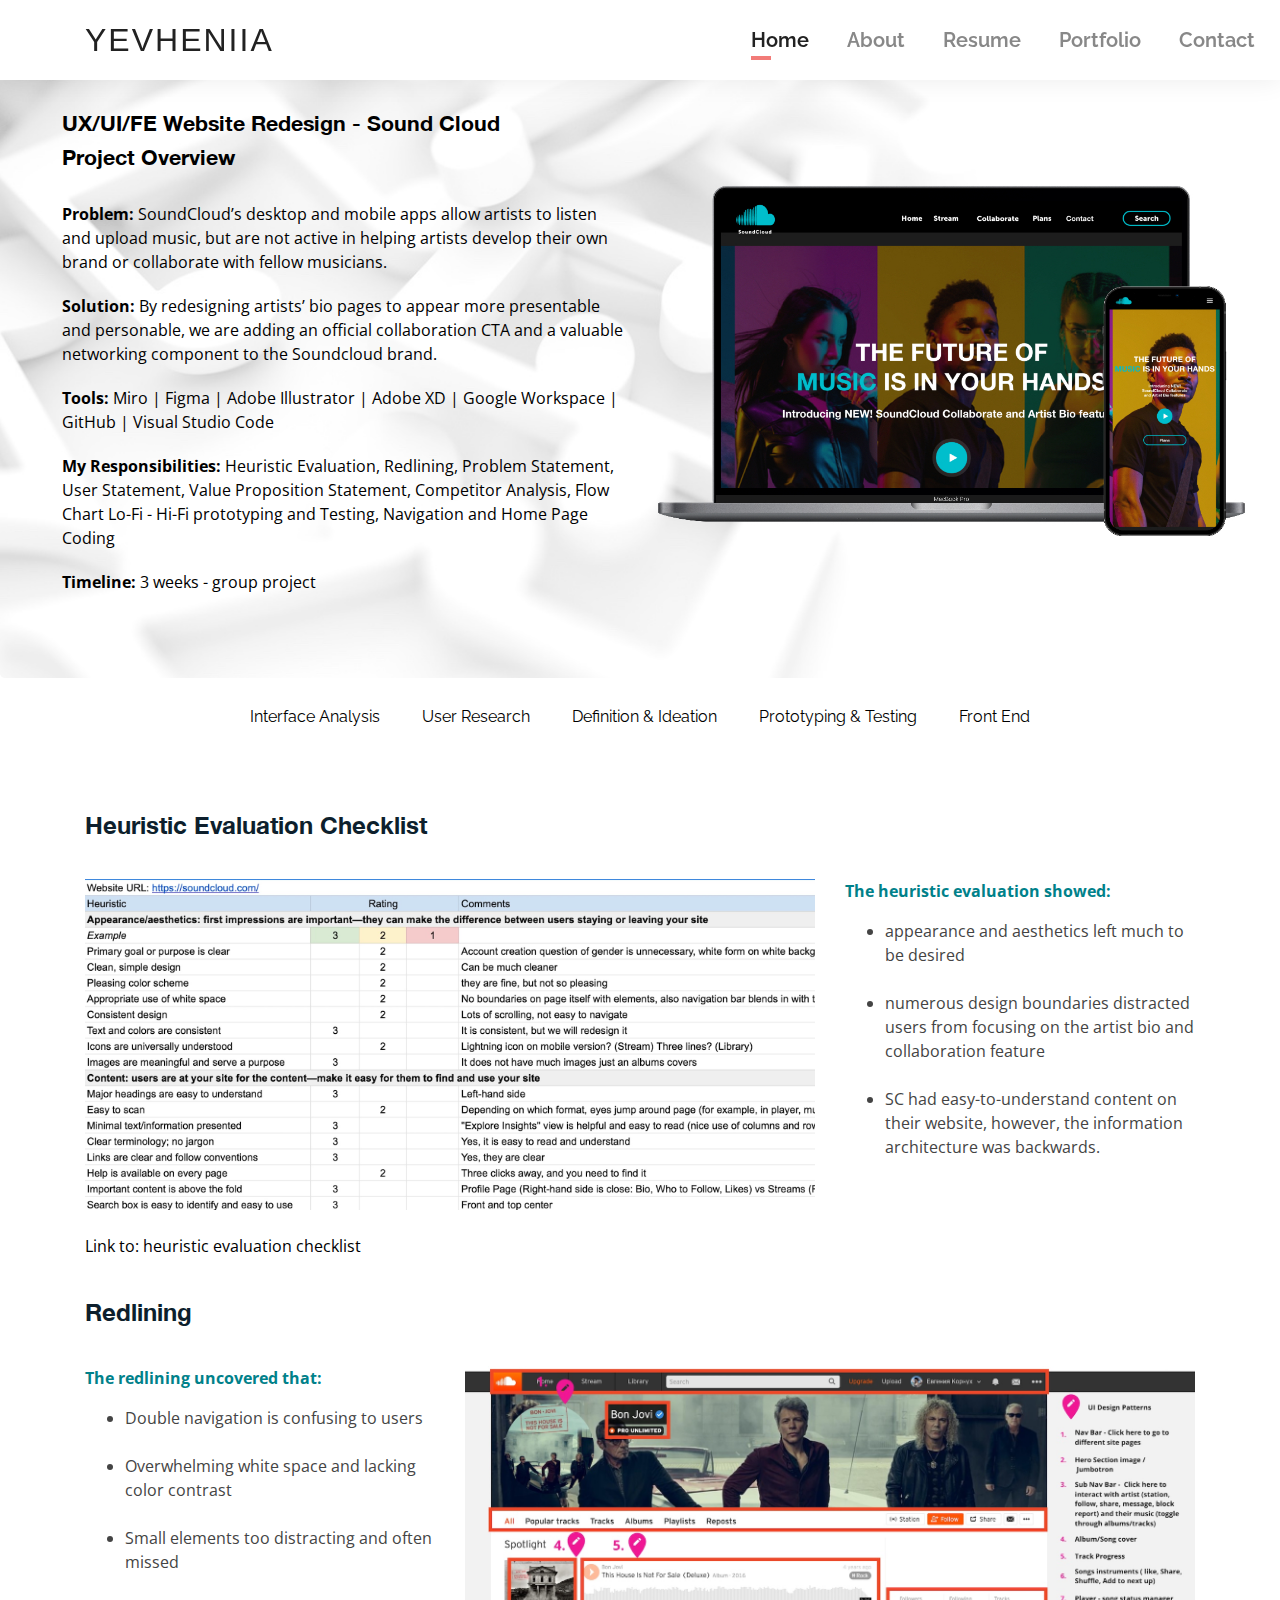
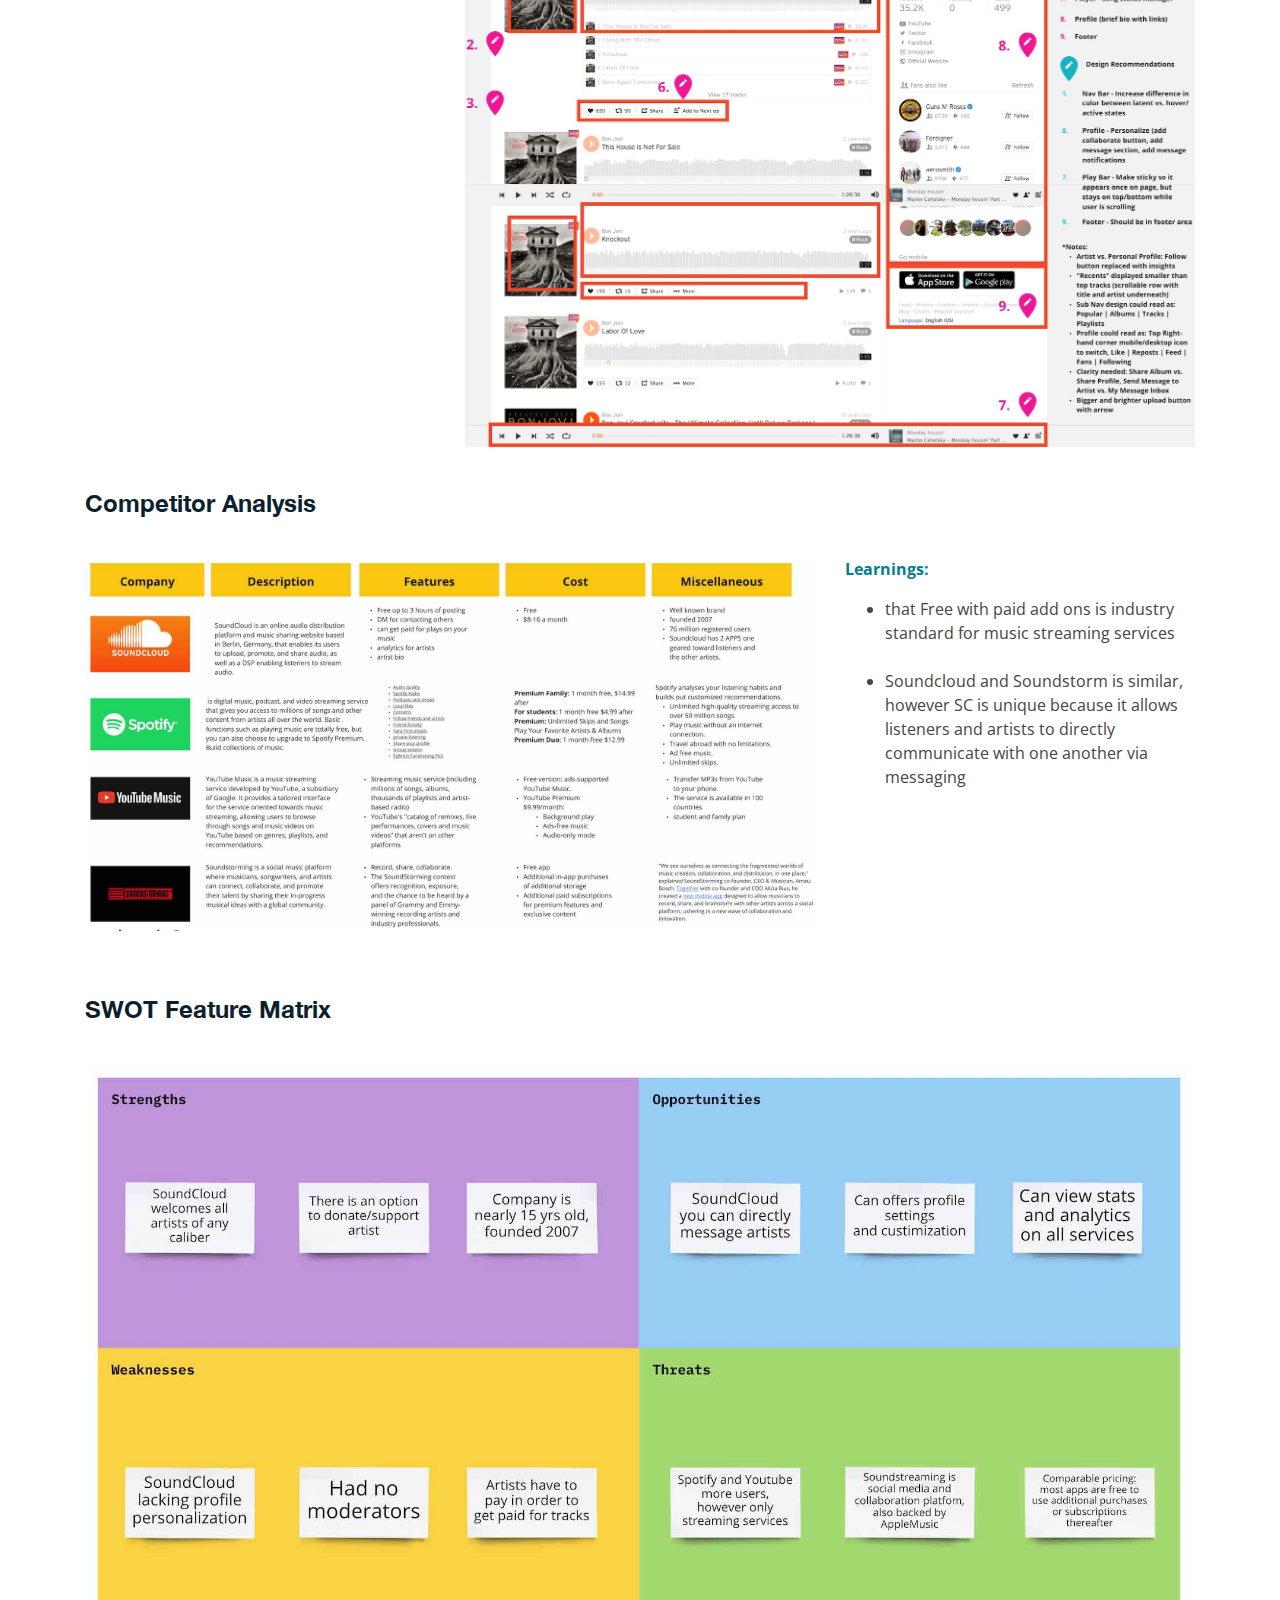
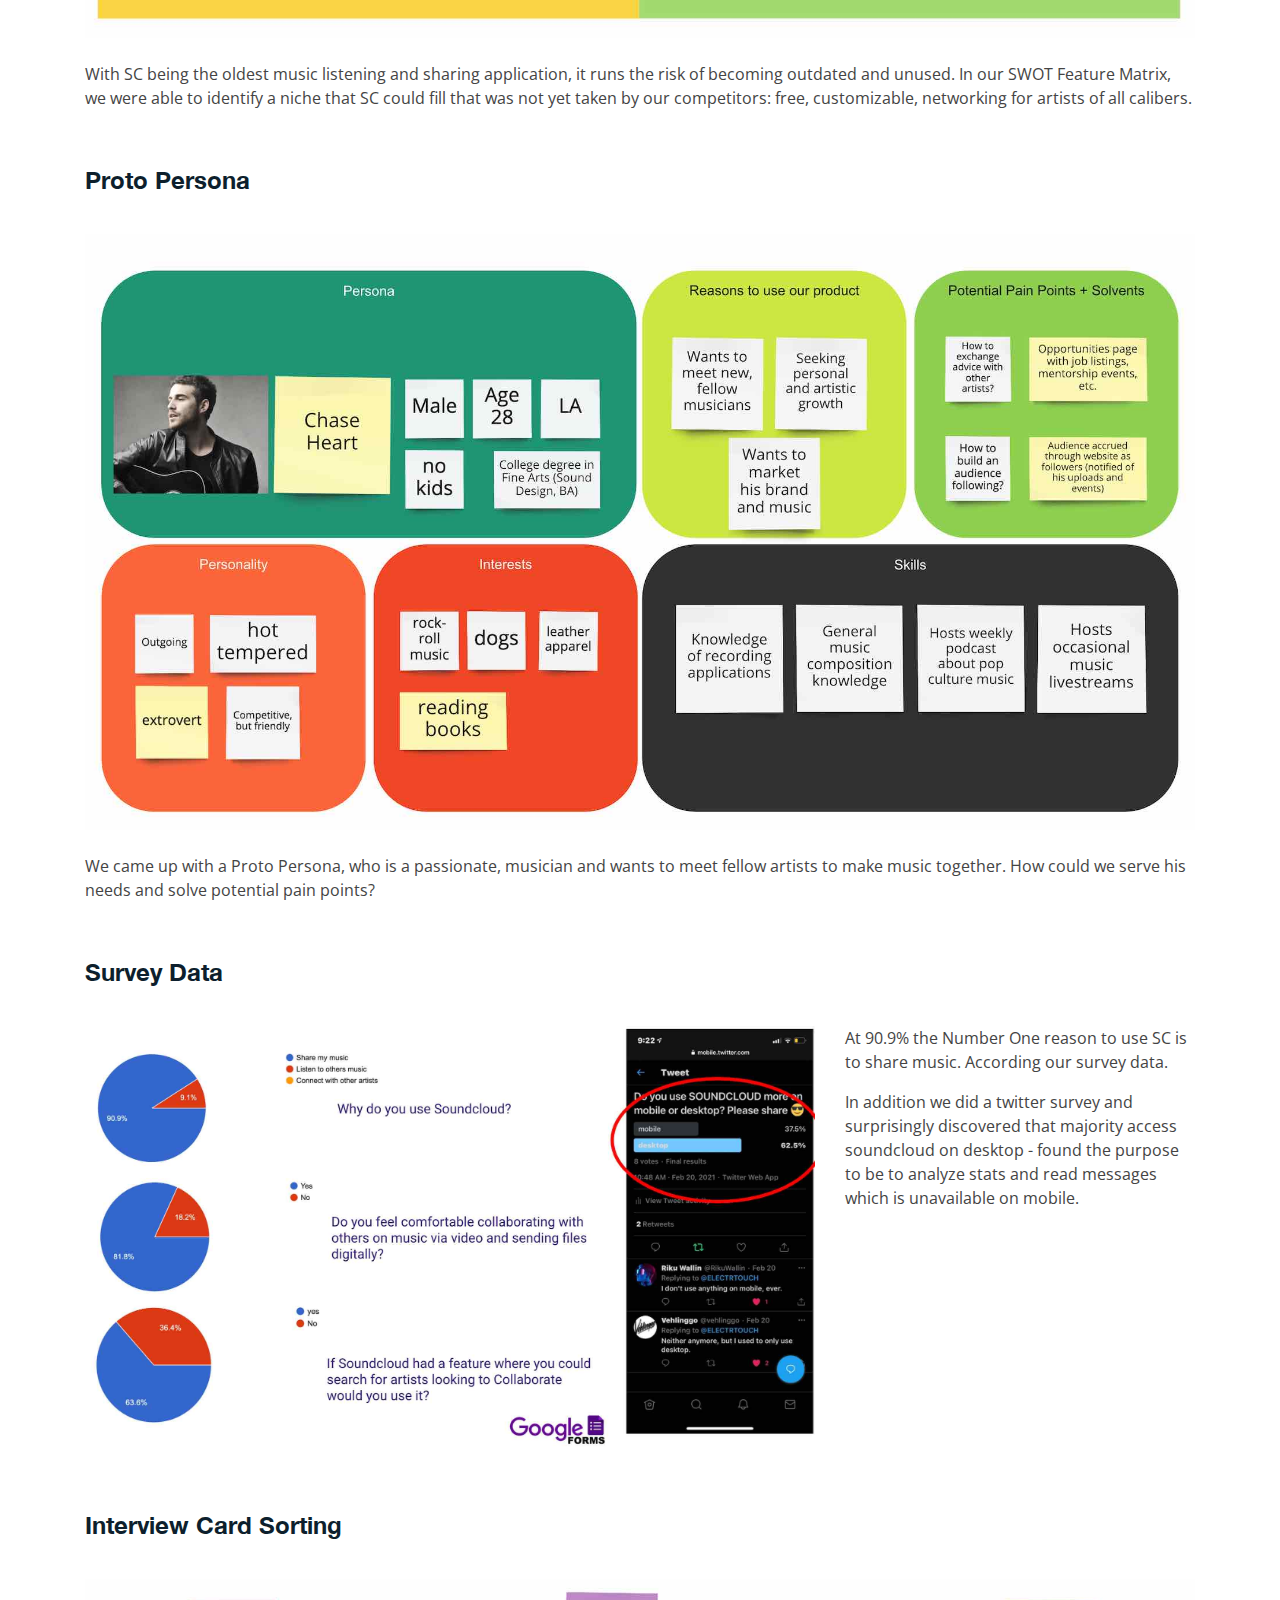
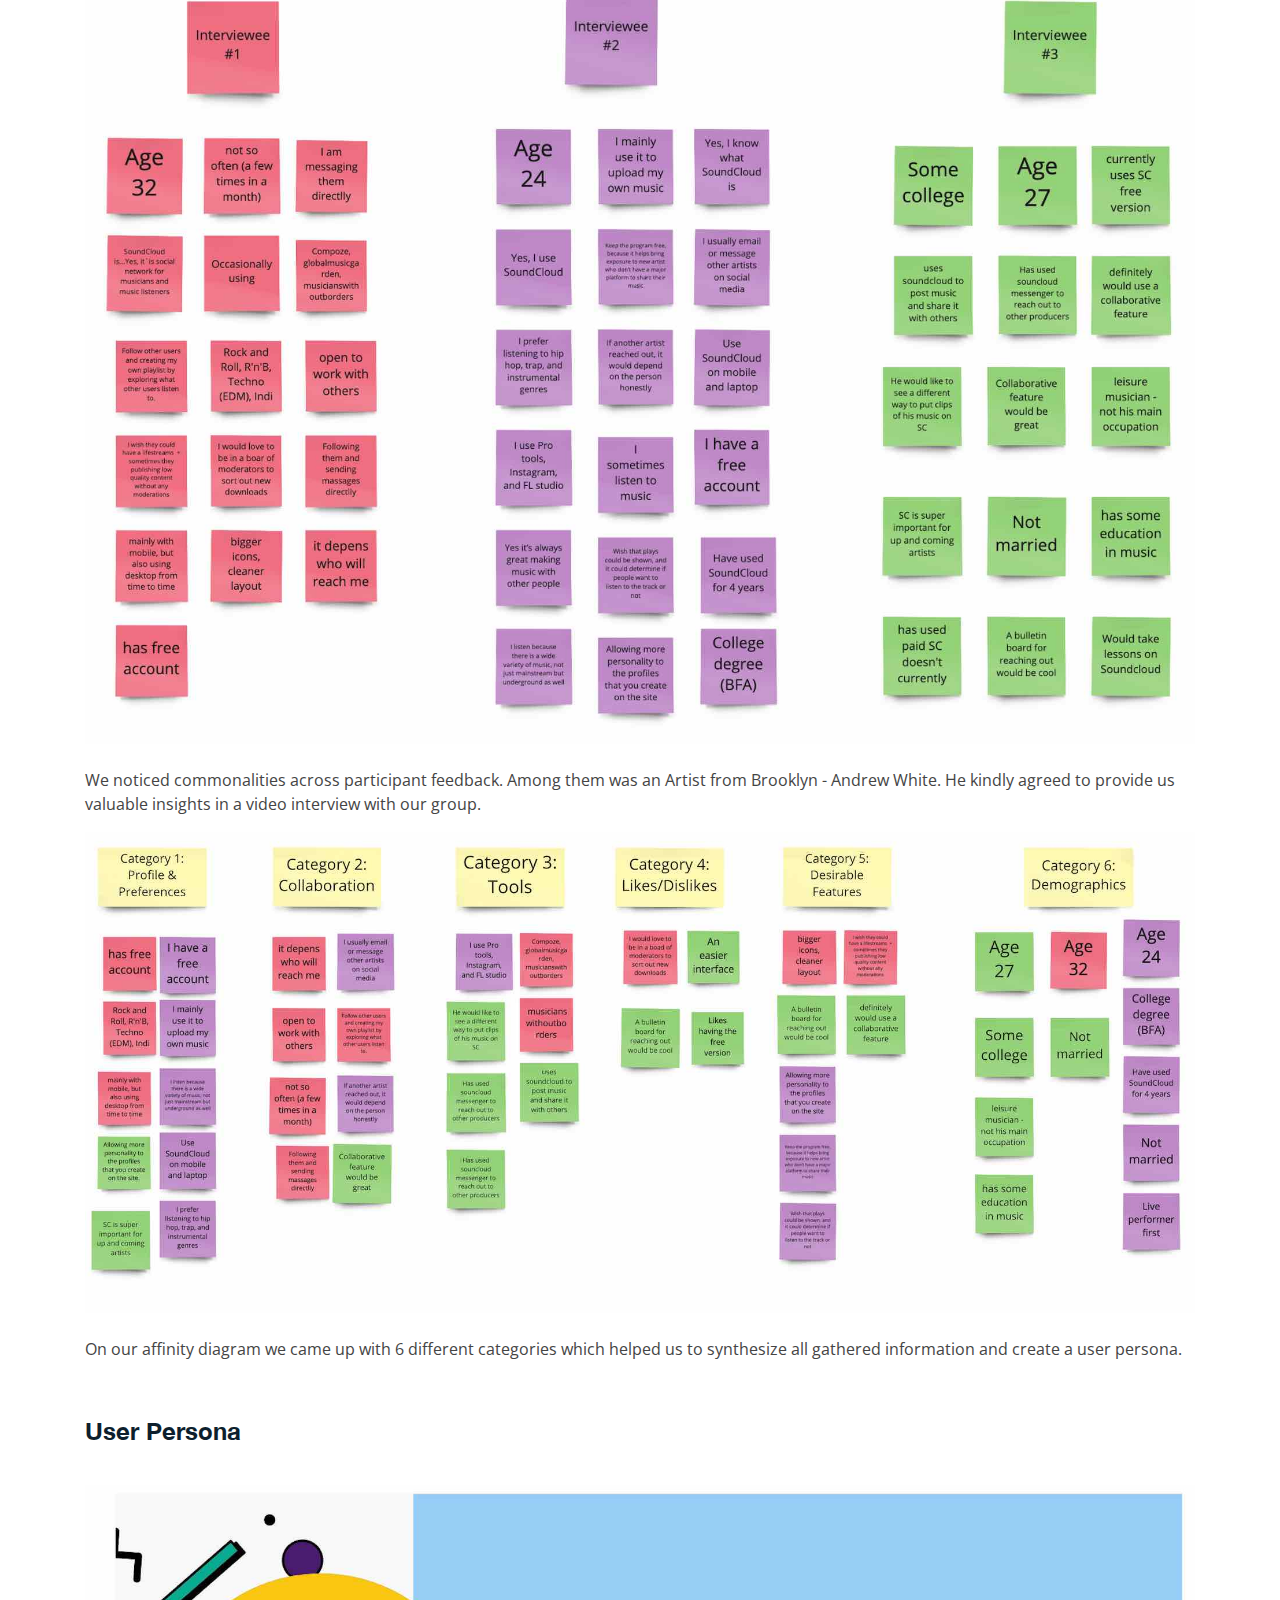
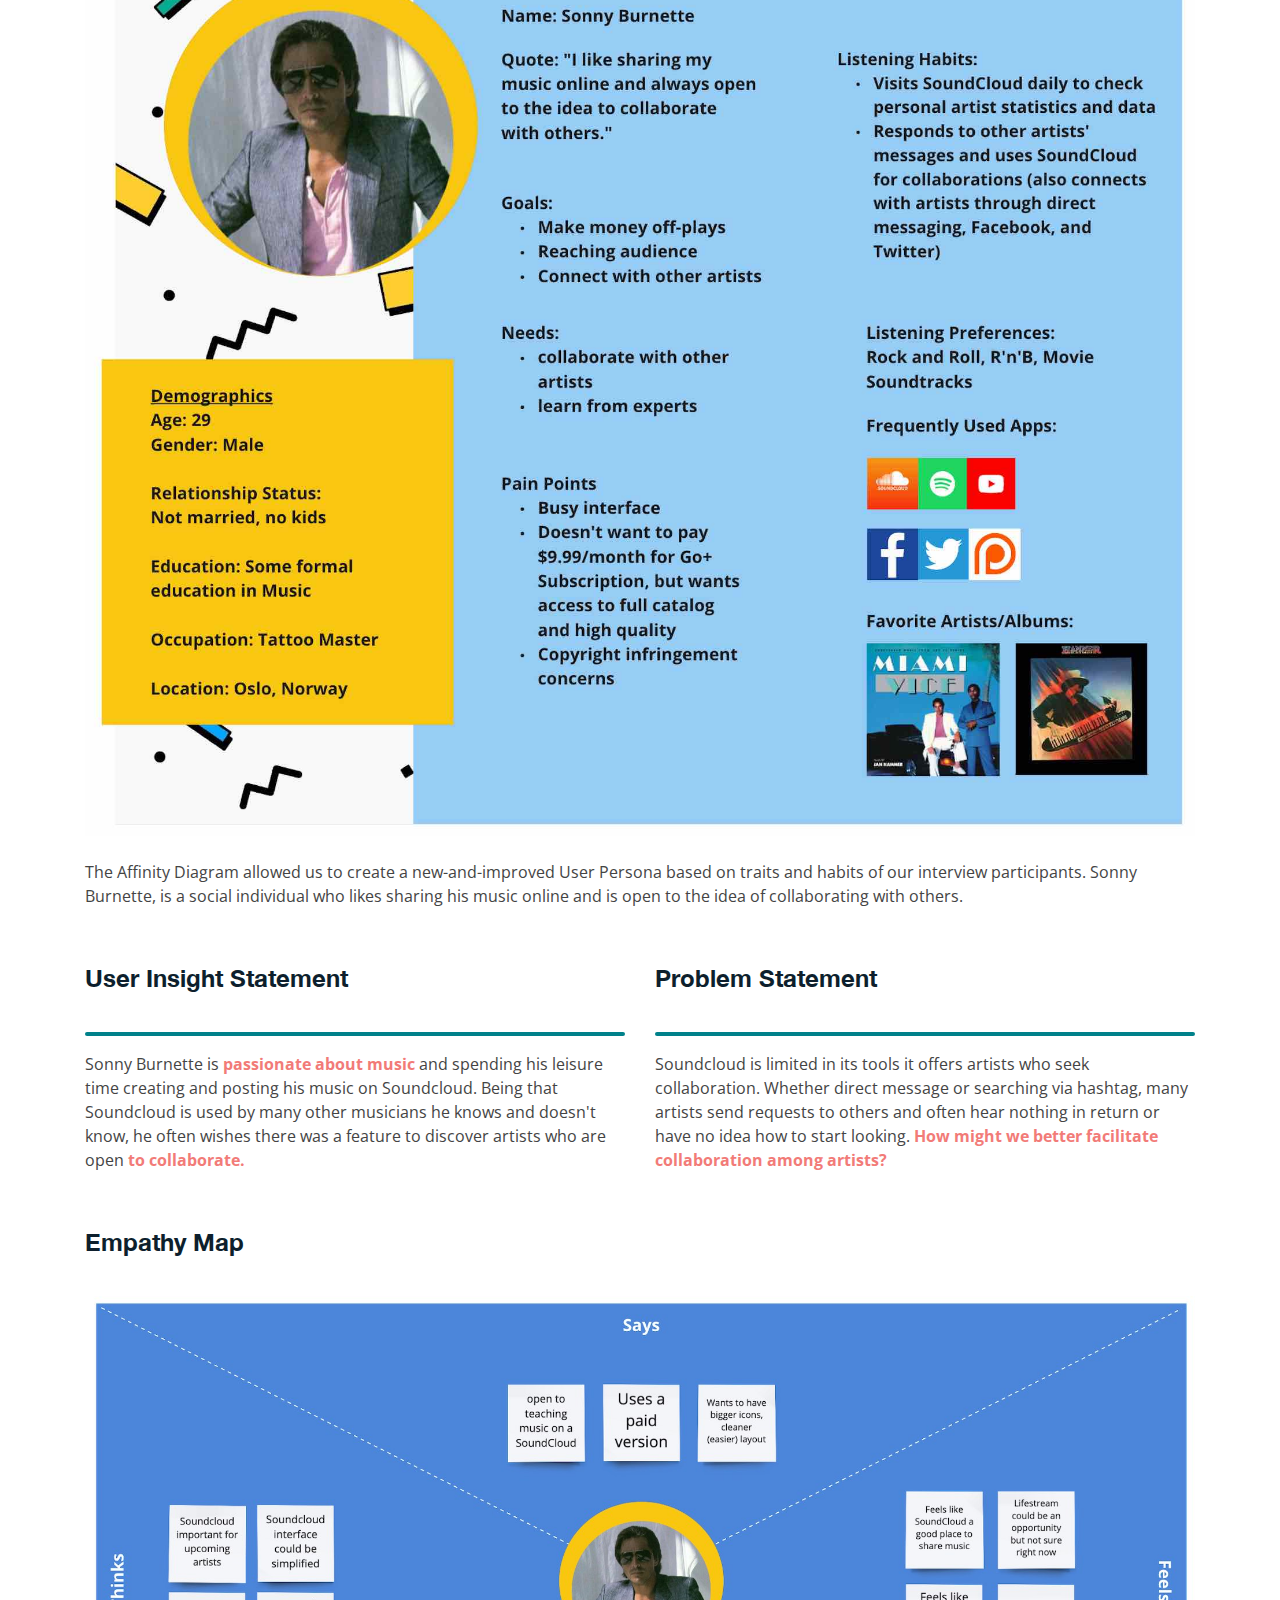
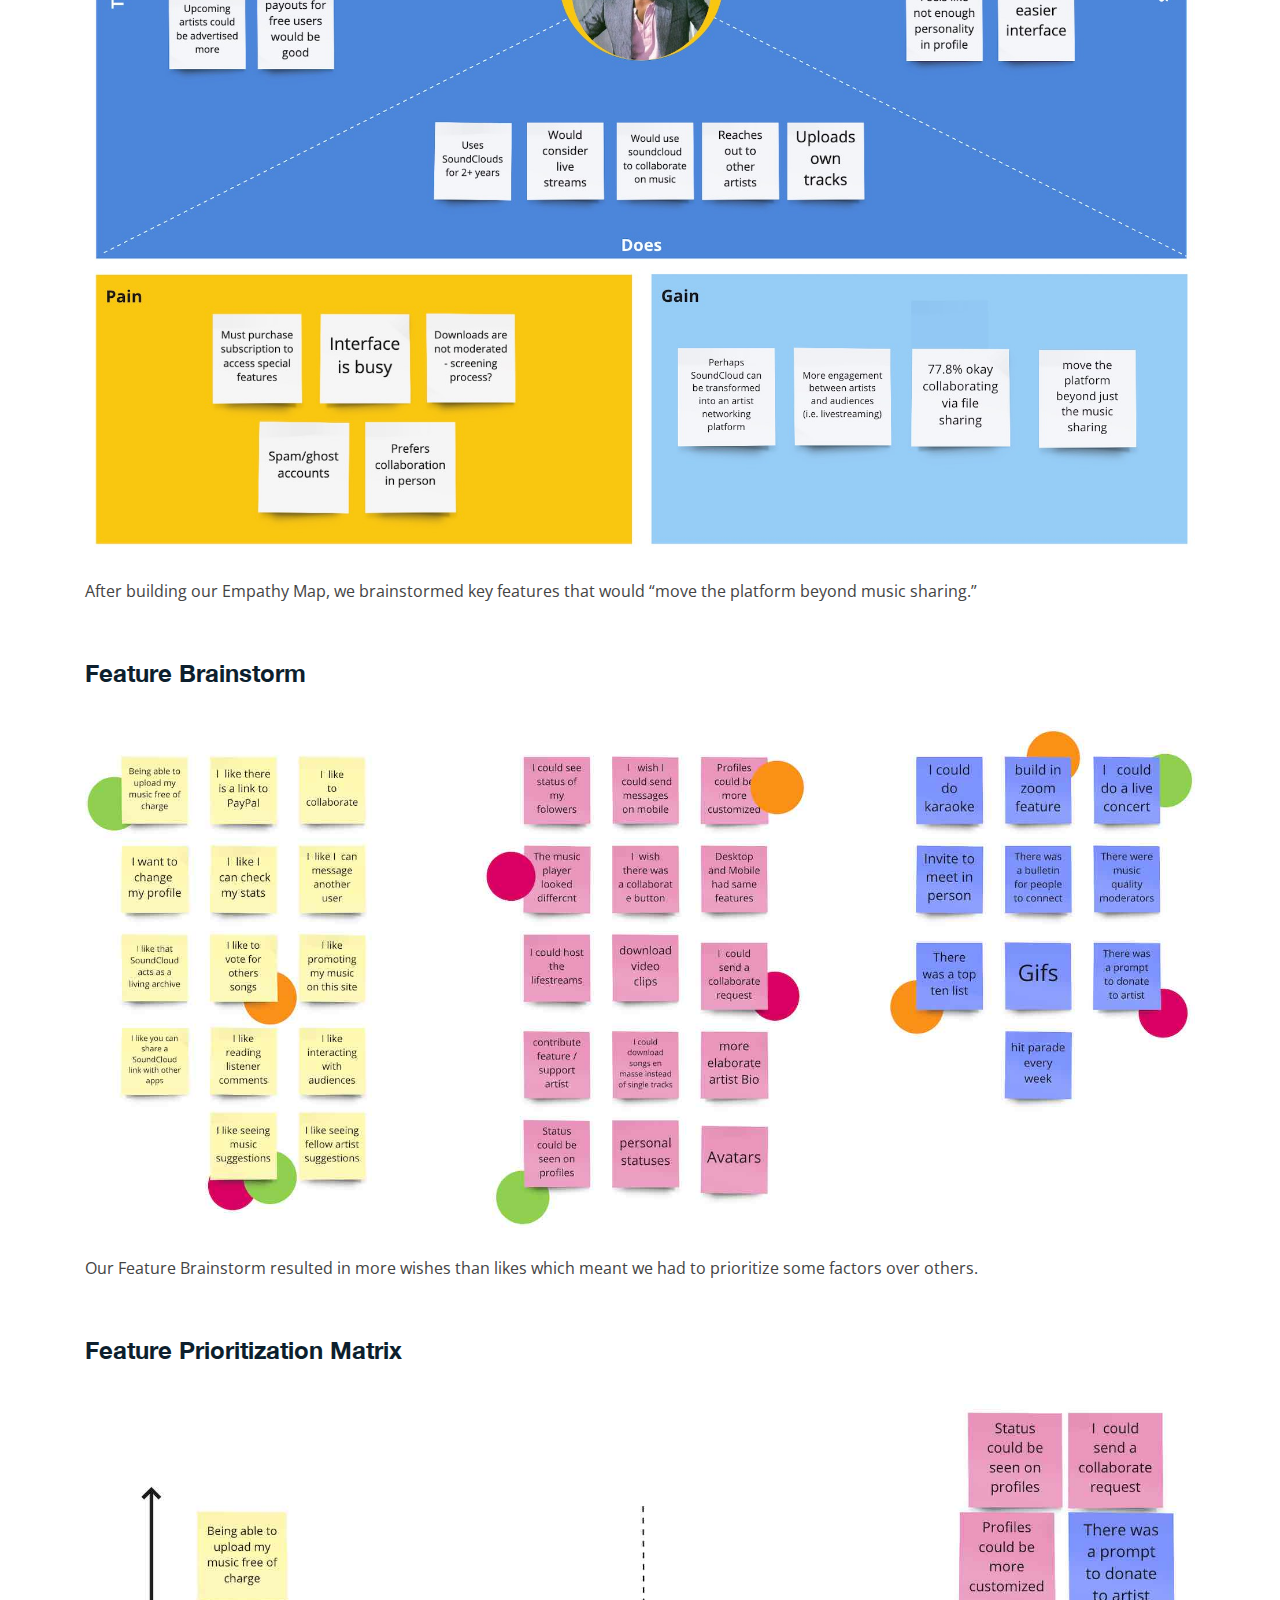
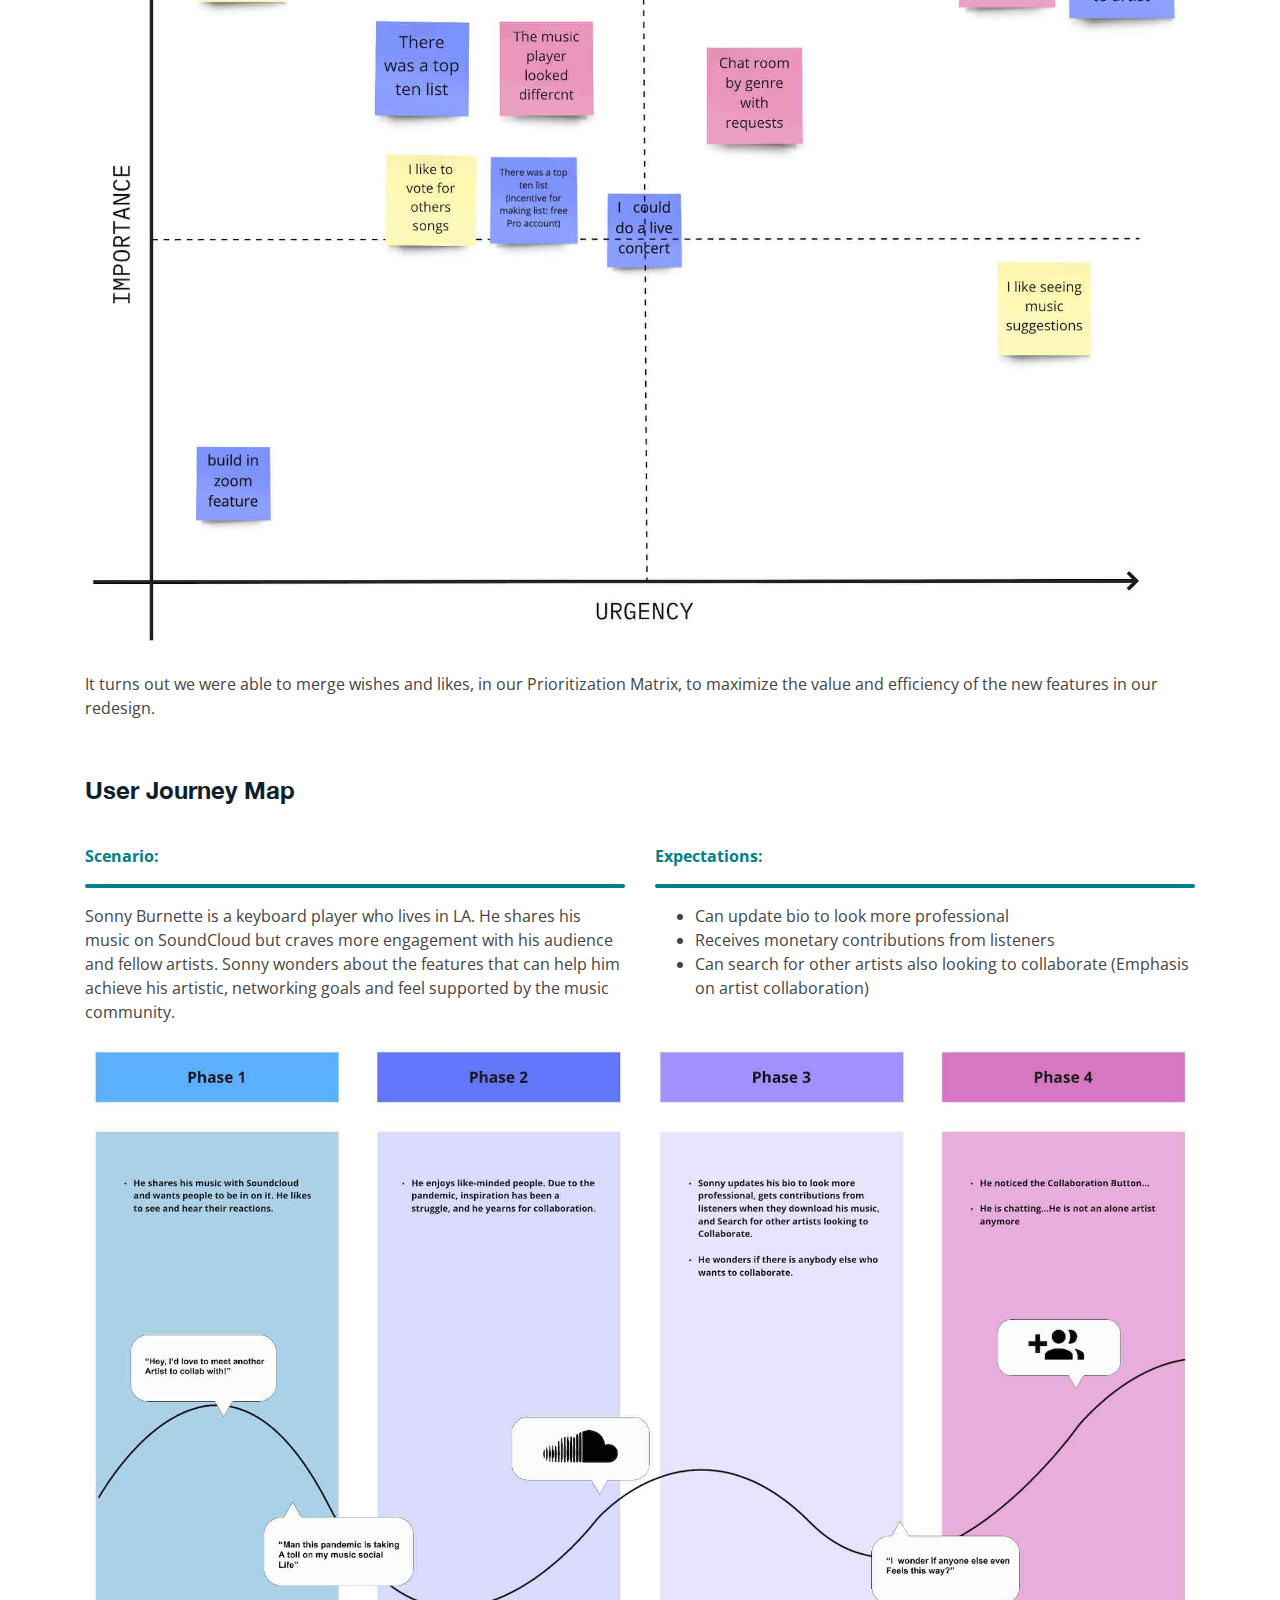
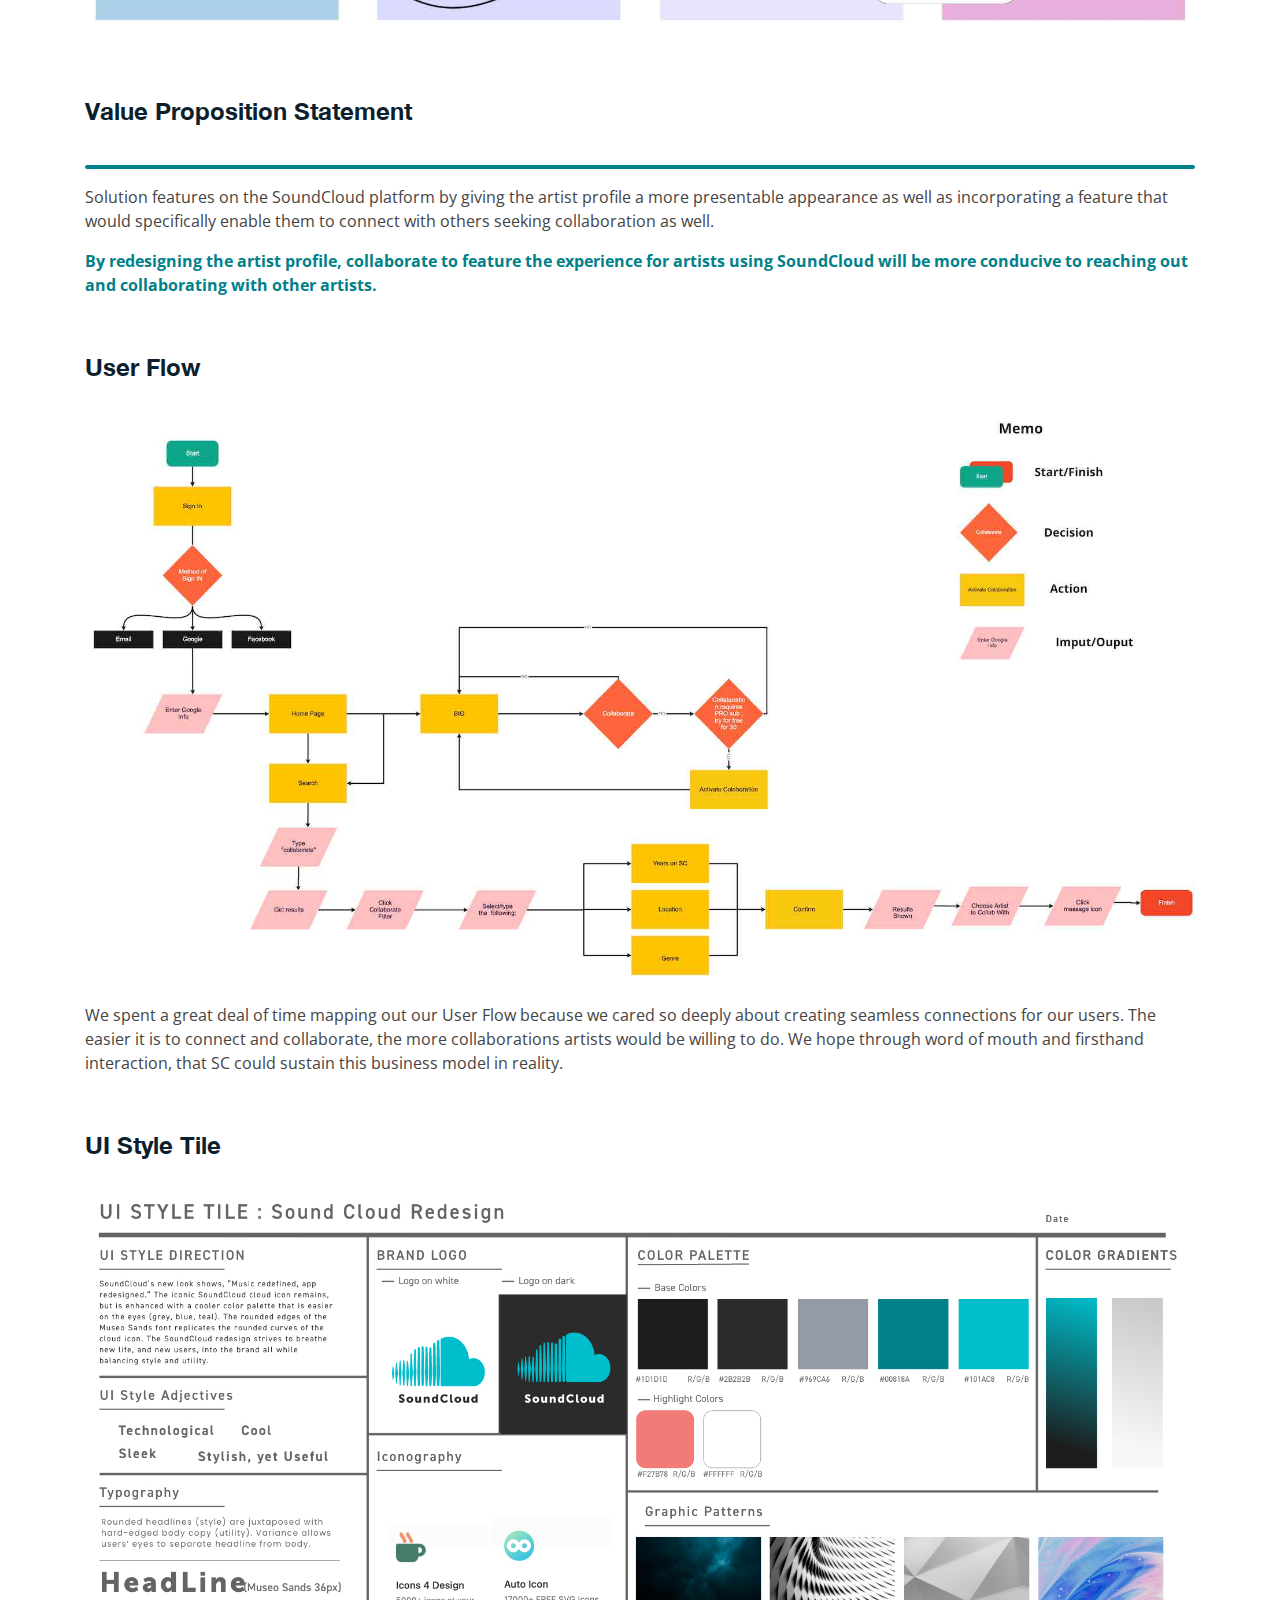
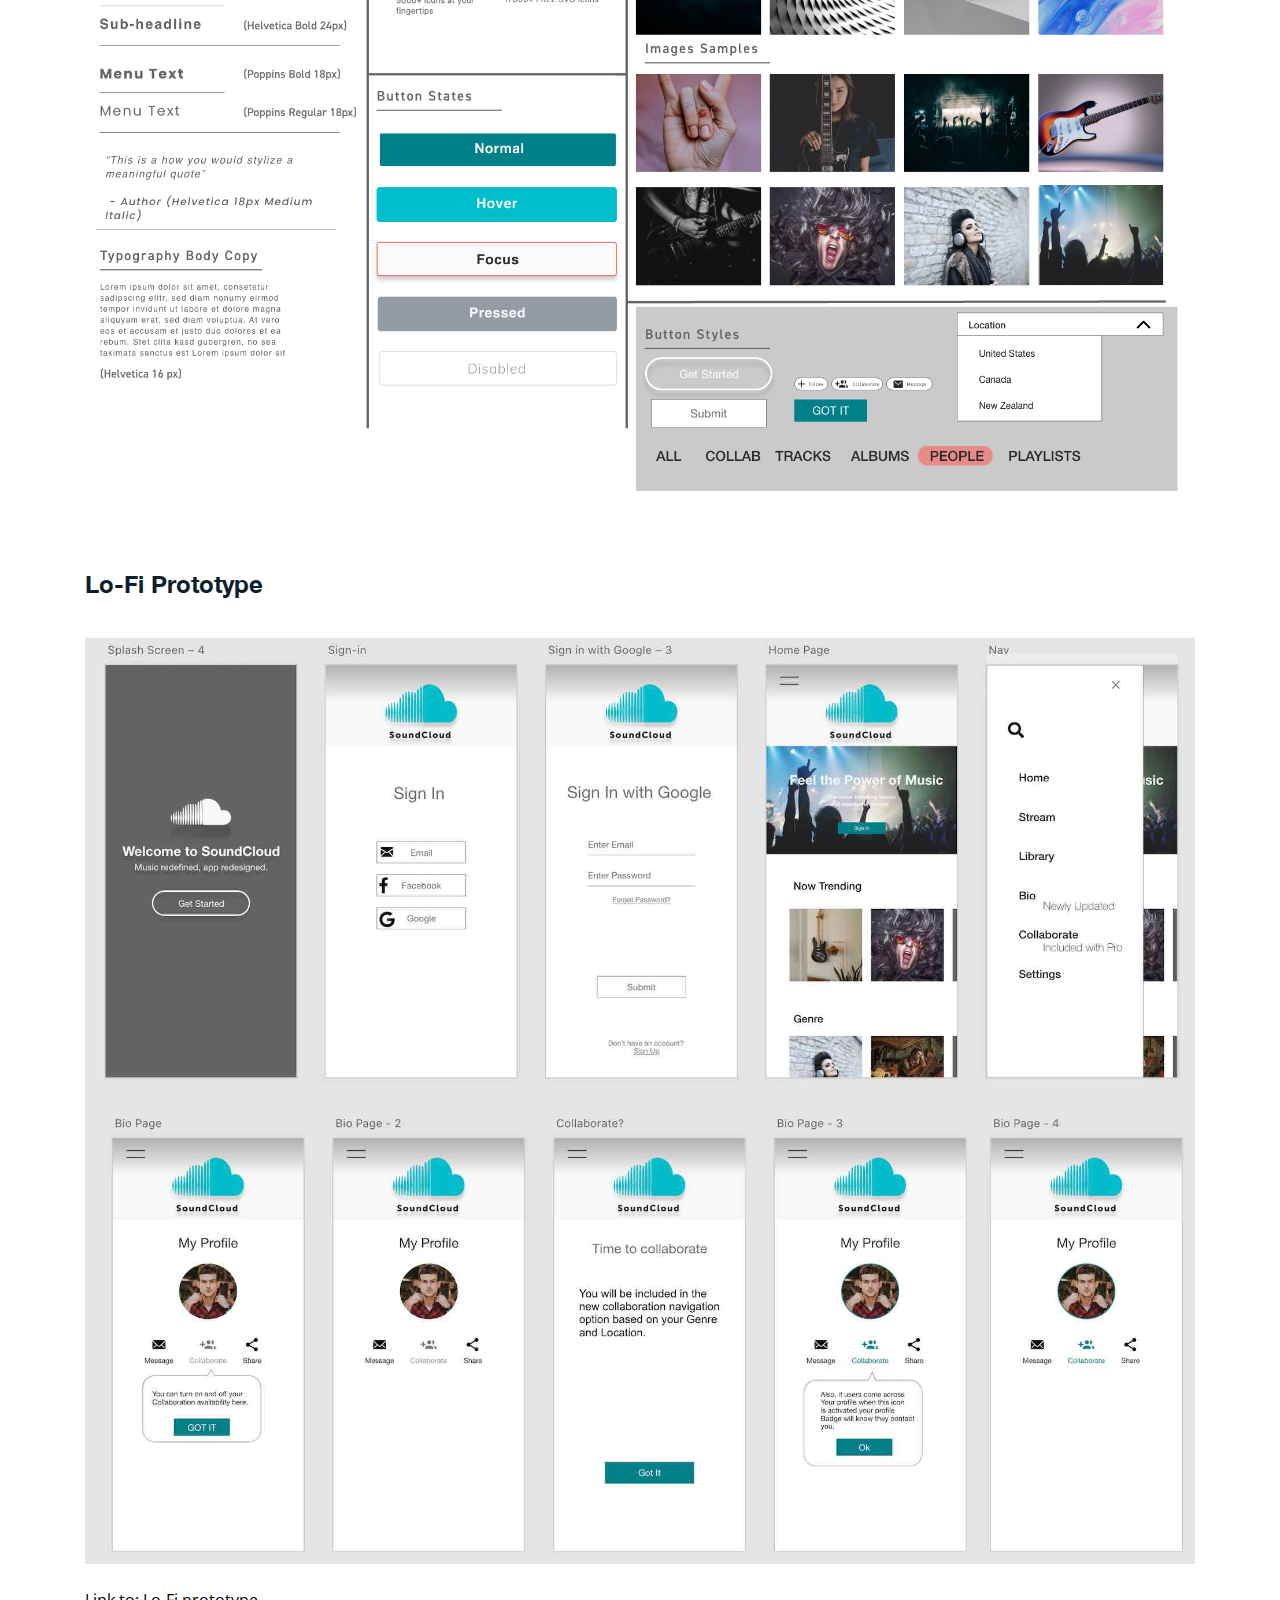
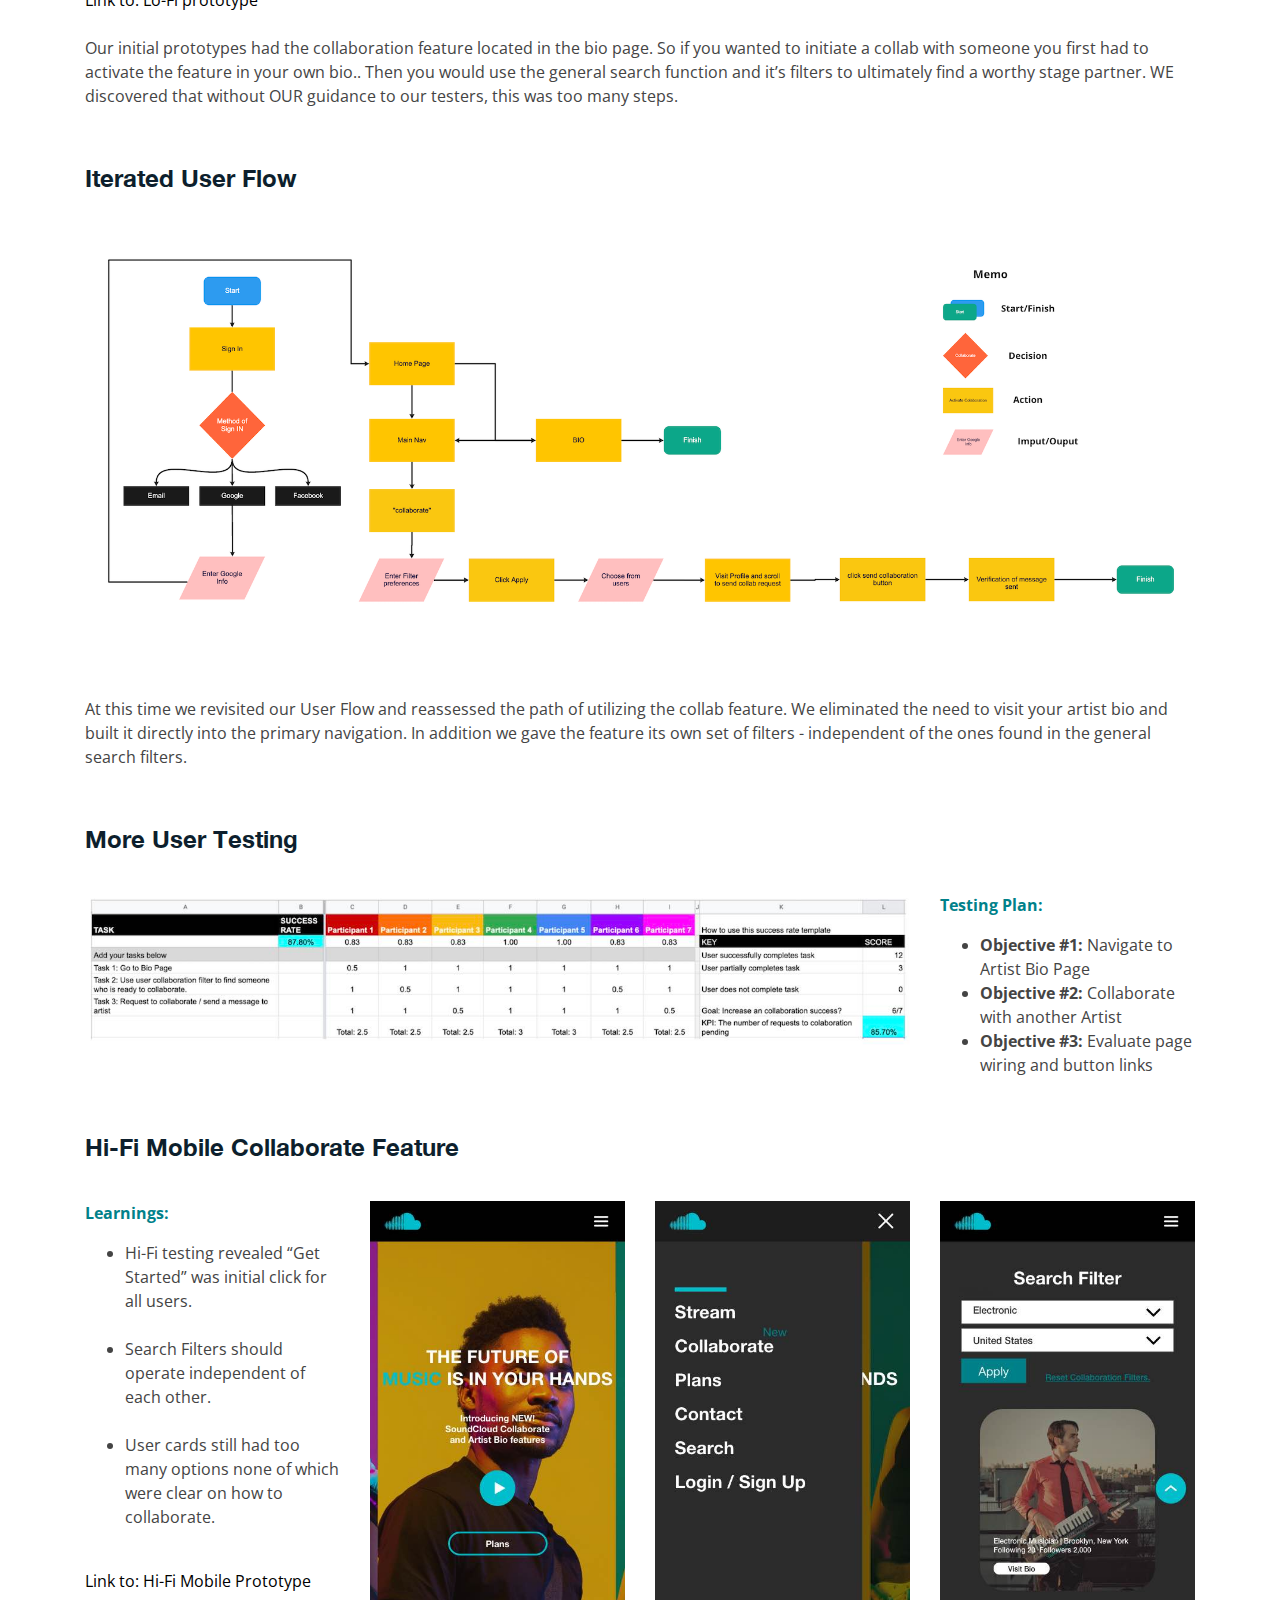
<file: sound_cloud.html>
<!DOCTYPE html>
<html lang="en">

<head>
    <meta charset="utf-8">
    <meta content="width=device-width, initial-scale=1.0" name="viewport">

    <title>Sound Cloud - UX/UI/FE Website Redesign</title>
    <meta content="" name="description">
    <meta content="" name="keywords">

    <!-- Favicons -->
    <link href="assets/img/favicon.png" rel="icon">
    <link href="assets/img/apple-touch-icon.png" rel="apple-touch-icon">


    <!-- Google Fonts -->
    <link
        href="https://fonts.googleapis.com/css?family=Open+Sans:300,300i,400,400i,600,600i,700,700i|Raleway:300,300i,400,400i,500,500i,600,600i,700,700i|Poppins:300,300i,400,400i,500,500i,600,600i,700,700i"
        rel="stylesheet">

    <!-- Vendor CSS Files -->
    <link href="assets/vendor/bootstrap/css/bootstrap.min.css" rel="stylesheet">
    <link href="assets/vendor/icofont/icofont.min.css" rel="stylesheet">
    <link href="assets/vendor/owl.carousel/assets/owl.carousel.min.css" rel="stylesheet">
    <link href="assets/vendor/boxicons/css/boxicons.min.css" rel="stylesheet">
    <link href="assets/vendor/venobox/venobox.css" rel="stylesheet">
    <link href="assets/vendor/aos/aos.css" rel="stylesheet">

    <!-- Main CSS File -->
    <link href="assets/css/style.css" rel="stylesheet">

    <meta charset="UTF-8">
    <meta name="viewport" content="width=device-width, initial-scale=1.0">
    <title>Sound Cloud - UX/UI/FE Website Redesign</title>
    <link rel="stylesheet" href="https://stackpath.bootstrapcdn.com/bootstrap/4.3.1/css/bootstrap.min.css"
        integrity="sha384-ggOyR0iXCbMQv3Xipma34MD+dH/1fQ784/j6cY/iJTQUOhcWr7x9JvoRxT2MZw1T" crossorigin="anonymous">
    <link href="assets/css/case-study.css" rel="stylesheet" type="text/css">
    <link href="assets/css/sound-cloud.css" rel="stylesheet" type="text/css">
    <link href="assets/css/nav.css" rel="stylesheet" type="text/css">
    <link href="assets/css/style.css" rel="stylesheet" type="text/css">

    <link rel="preconnect" href="https://fonts.gstatic.com">
    <link href="https://fonts.googleapis.com/css2?family=Poppins:wght@400;600&display=swap" rel="stylesheet">
</head>

<body>

    <!-- ======= Header ======= -->
    <header id="header" class="fixed-top">
        <div class="container-fluid d-flex justify-content-between align-items-center">

            <h1 class="logo"><a href="index.html">Yevheniia</a></h1>
            <!-- Uncomment below if you prefer to use an image logo -->
            <!-- <a href="index.html" class="logo"><img src="assets/img/favicon.png" alt="" class="img-fluid"></a> -->


            <nav class="nav-menu d-none d-lg-block">
                <ul>
                    <li class="active"><a href="index.html">Home</a></li>
                    <li><a href="index.html#about">About</a></li>
                    <li><a href="index.html#resume">Resume</a></li>
                    <li><a href="index.html#portfolio">Portfolio</a></li>
                    <li><a href="index.html#contact">Contact</a></li>
                </ul>
            </nav>

        </div>

    </header>

    <!-- End Header -->


    <!-- Jumbotron -->
    <div class="jumbotron container-fluid content sound-cloud">
        <div class="row">

            <div class="col-lg-6">
                <h4>UX/UI/FE Website Redesign - Sound Cloud</h4>
                <h4>Project Overview</h4> <br>

                <p class="header-text1"><b>Problem: </b>SoundCloud’s desktop and mobile apps allow artists to listen and
                    upload music, but are not active in helping artists develop their own brand or collaborate with
                    fellow musicians.
                </p>

                <p class="header-text1"><b>Solution:</b> By redesigning artists’ bio pages to appear more presentable
                    and personable, we are adding an official collaboration CTA and a valuable networking component to
                    the Soundcloud brand.

                </p>

                <p class="header-text1"><b>Tools:</b> Miro | Figma | Adobe Illustrator | Adobe XD | Google Workspace |
                    GitHub | Visual Studio Code
                </p>

                <p class="header-text1"> <b>My Responsibilities:</b> Heuristic Evaluation, Redlining, Problem Statement,
                    User
                    Statement,
                    Value Proposition Statement, Competitor Analysis, Flow Chart
                    Lo-Fi - Hi-Fi prototyping and Testing, Navigation and Home Page Coding</p>
                <p class="header-text1">
                    <b>Timeline:</b> 3 weeks - group project

                </p>
            </div>

            <div class="col-lg-6 prototype text-center">
                <img src="images/sound-cloud/image1 2.png">

            </div>

        </div>
    </div>

    <!-- Jumbotron End-->
    <!-- Case Study Nav -->
    <div class="sticky-header clearfix">
        <ul class="list-inline case-study-nav">
            <li class="list-inline-item"><a href="#section-1">Interface Analysis</a></li>
            <li class="list-inline-item"><a href="#section-2">User Research</a></li>
            <li class="list-inline-item"><a href="#section-3">Definition & Ideation</a></li>
            <li class="list-inline-item"><a href="#section-4">Prototyping & Testing</a></li>
            <li class="list-inline-item"><a href="#section-5">Front End</a></li>
        </ul>
    </div>

    <div class="container case-study-section" id="section-1">


        <div class="row">
            <div class="col-lg-12">
                <h4 class="header4">Heuristic Evaluation Checklist</h4>
            </div>
        </div>

        <div class="row">
            <div class="col-lg-8">
                <img src="images/sound-cloud/heuristic.jpg" class="img-fluid mx-auto d-block img-f" alt="..."><br>
                <a class="fff1"
                    href="https://https://docs.google.com/spreadsheets/d/11NZbZhflp1n_WwqCRRFw_L6iCO8UvPZenG-ktBA_Yxk/edit?usp=sharing">
                    <figcaption>Link to: heuristic evaluation checklist</figcaption>
                </a>
            </div>
            <div class="col-lg-4">
                <p><b style="color:#00818a">The heuristic evaluation showed:</b></p>
                <ul>
                    <li>appearance and aesthetics left much to be desired</li><br>
                    <li>numerous design boundaries distracted users from focusing on the artist bio and collaboration
                        feature</li><br>
                    <li>SC had easy-to-understand content on their website, however, the information architecture was backwards.
                    </li>
                </ul>
            </div>

        </div>


        <div class="row">
            <div class="col-lg-4">
                <h4 class="header4">Redlining</h4>
            </div>
        </div>

        <div class="row">
            <div class="col-lg-4">
                <p><b style="color:#00818a">The redlining uncovered that:</b></p>
                <ul>
                    <li>Double navigation is confusing to users</li><br>
                    <li>Overwhelming white space and lacking color contrast</li><br>
                    <li>Small elements too distracting and often missed</li>
                </ul>
            </div>
            <div class="col-lg-8">
                <img src="images/sound-cloud/redlining.jpg" class="img-fluid mx-auto d-block img-f" alt="...">
            </div>
        </div>

    </div>




    <div class="container case-study-section" id="section-2">




        <div class="row">
            <div class="col-lg-12">
                <h4 class="header4">Competitor Analysis</h4>
            </div>
        </div>

        <div class="row">
            <div class="col-lg-8">
                <img src="images/sound-cloud/competitor.jpeg" class="img-fluid mx-auto d-block img-f" alt="..."><br>
            </div>
            <div class="col-lg-4">
                <p><b style="color:#00818a">Learnings:</b></p>
                <ul>
                    <li>that Free with paid add ons is industry standard for music streaming services</li><br>
                    <li>Soundcloud and Soundstorm is similar, however SC is unique because it allows listeners
                        and
                        artists to directly communicate with one another via messaging
                    </li>
                </ul>
            </div>
        </div>


        <div class="row">
            <div class="col-lg-12">
                <h4 class="header4">SWOT Feature Matrix</h4>

            </div>
        </div>

        <div class="row">
            <div class="col-lg-12">
                <img src="images/sound-cloud/swod.jpeg" class="img-fluid mx-auto d-block" alt="..."><br>
                <p>With SC being the oldest music listening and sharing application, it runs the risk of
                    becoming outdated and unused. In our SWOT Feature Matrix, we were able to identify a niche
                    that SC could fill that was not yet taken by our competitors: free, customizable, networking
                    for artists of all calibers.</p>
            </div>
        </div>

        <div class="row">
            <div class="col-lg-12">
                <h4 class="header4">Proto Persona</h4>
            </div>
        </div>

        <div class="row">
            <div class="col-lg-12">
                <img src="images/sound-cloud/proto.jpeg" class="img-fluid mx-auto d-block" alt="..."><br>
                <p>We came up with a Proto Persona, who is a passionate, musician and wants to meet fellow
                    artists to make music together. How could we serve his needs and solve potential pain
                    points?</p>
            </div>
        </div>



        <div class="row">
            <div class="col-lg-12">
                <h4 class="header4">Survey Data</h4>
            </div>
        </div>

        <div class="row">
            <div class="col-lg-8">
                <img src="images/sound-cloud/survey-data.jpeg" class="img-fluid mx-auto d-block" alt="..."><br>
            </div>
            <div class="col-lg-4">
                <p>At 90.9% the Number One reason to use SC is to share music. According our survey data.</p>

                <p>In addition we did a twitter survey and surprisingly discovered that majority access
                    soundcloud
                    on desktop - found the purpose to be to analyze stats and read messages which is unavailable
                    on
                    mobile.
                </p>
            </div>
        </div>
    </div>

    <div class="container case-study-section" id="section-3">

        <div class="row">
            <div class="col-lg-12">
                <h4 class="header4">Interview Card Sorting</h4>
            </div>
        </div>

        <div class="row">
            <div class="col-lg-12">
                <img src="images/sound-cloud/card-sort1.jpeg" class="img-fluid mx-auto d-block" alt="..."><br>
                <p>We noticed commonalities across participant feedback. Among them was an Artist from Brooklyn - Andrew
                    White. He kindly agreed to provide us valuable insights in a video interview with our group. </p>
            </div>
        </div>

        <div class="row">
            <div class="col-lg-12">
                <img src="images/sound-cloud/card-sort2.jpeg" class="img-fluid mx-auto d-block" alt="..."><br>
                <p>On our affinity diagram we came up with 6 different categories which helped us to synthesize all
                    gathered information and create a user persona.</p>
            </div>
        </div>

        <div class="row">
            <div class="col-lg-12">
                <h4 class="header4">User Persona</h4>
            </div>
        </div>

        <div class="row">
            <div class="col-lg-12">
                <img src="images/sound-cloud/user-persona.jpeg" class="img-fluid mx-auto d-block" alt="..."><br>
                <p>The Affinity Diagram allowed us to create a new-and-improved User Persona based on traits and habits
                    of our interview participants. Sonny Burnette, is a social individual who likes sharing his music
                    online and is open to the idea of collaborating with others.</p>
            </div>
        </div>



        <div class="row">
            <div class="col-lg-6">
                <h4 class="header4">User Insight Statement</h4>
                <hr class="sc" />
                <p class="definition">Sonny Burnette is
                    <b style="color:#F27B78">passionate about music</b> and spending his leisure time creating and
                    posting his music on Soundcloud. Being that Soundcloud is used by many other musicians he knows and
                    doesn't know, he often wishes there was a feature to discover artists who are open <b
                        style="color:#F27B78">to collaborate.</b>
                </p>
            </div>

            <div class="col-lg-6">
                <h4 class="header4">Problem Statement</h4>
                <hr class="sc" />
                <p class="definition">Soundcloud is limited in its tools it offers artists who seek collaboration.
                    Whether direct message or searching via hashtag, many artists send requests to others and often hear
                    nothing in return or have no idea how to start looking.<b style="color:#F27B78"> How might we better
                        facilitate collaboration among artists?</b>
                </p>
            </div>
        </div>


        <div class="row">
            <div class="col-lg-12">
                <h4 class="header4">Empathy Map</h4>
            </div>
        </div>

        <div class="row">
            <div class="col-lg-12">
                <img src="images/sound-cloud/em.jpg" class="img-fluid mx-auto d-block" alt="..."><br>
                <p>After building our Empathy Map, we brainstormed key features that would “move the platform beyond
                    music sharing.”</p>
            </div>
        </div>

        <div class="row">
            <div class="col-lg-12">
                <h4 class="header4">Feature Brainstorm</h4>
            </div>
        </div>

        <div class="row">
            <div class="col-lg-12">
                <img src="images/sound-cloud/I wish.jpeg" class="img-fluid mx-auto d-block" alt="..."><br>
                <p>Our Feature Brainstorm resulted in more wishes than likes which meant we had to prioritize some
                    factors over others.
                </p>
            </div>
        </div>

        <div class="row">
            <div class="col-lg-12">
                <h4 class="header4">Feature Prioritization Matrix</h4>
            </div>
        </div>

        <div class="row">
            <div class="col-lg-12">
                <img src="images/sound-cloud/2x2.jpeg" class="img-fluid mx-auto d-block" alt="..."><br>
                <p>It turns out we were able to merge wishes and likes, in our Prioritization Matrix, to maximize the
                    value and efficiency of the new features in our redesign.</p>
            </div>
        </div>

        <div class="row">
            <div class="col-lg-12">
                <h4 class="header4">User Journey Map</h4>
            </div>
        </div>


        <div class="row">
            <div class="col-lg-6">
                <p><b style="color:#00818a">Scenario:</b></p>
                <hr class="sc" />
                <p> Sonny Burnette is a keyboard player who lives in LA. He
                    shares his music on SoundCloud but craves more engagement with his audience and fellow artists.
                    Sonny wonders about the features that can help him achieve his artistic, networking goals and
                    feel supported by the music community.</p>
            </div>
            <div class="col-lg-6">
                <p><b style="color:#00818a">Expectations:</b></p>
                <hr class="sc" />
                <ul>
                    <li>Can update bio to look more professional</li>
                    <li>Receives monetary contributions from listeners</li>
                    <li>Can search for other artists also looking to collaborate
                        (Emphasis on artist collaboration)</li>

                </ul>
            </div>
        </div>

        <div class="row">
            <div class="col-lg-12">
                <img src="images/sound-cloud/user-jorney.jpg" class="img-fluid mx-auto d-block" alt="..."><br>
            </div>
        </div>


        <div class="row">
            <div class="col-lg-12">
                <h4 class="header4">Value Proposition Statement</h4>
                <hr class="sc" />
                <p class="definition">Solution features on the SoundCloud platform by giving the artist profile a more
                    presentable appearance as well as incorporating a feature that would specifically enable them to
                    connect
                    with others seeking collaboration as well.</p>
                <p><b style="color:#00818a"> By redesigning the artist profile,
                        collaborate to feature the experience for artists using SoundCloud will be more conducive to
                        reaching
                        out and collaborating with other artists. </b>
                </p>
            </div>
        </div>

    </div>

    <div class="container case-study-section" id="section-4">

        <div class="row">
            <div class="col-lg-12">
                <h4 class="header4">User Flow</h4>
            </div>
        </div>


        <div class="row">
            <div class="col-lg-12">
                <img src="images/sound-cloud/user-flow1.jpg" class="img-fluid mx-auto d-block" alt="..."><br>
                <p>We spent a great deal of time mapping out our User Flow because we cared so deeply about creating
                    seamless connections for our users. The easier it is to connect and collaborate, the more
                    collaborations artists would be willing to do. We hope through word of mouth and firsthand
                    interaction, that SC could sustain this business model in reality.</p>
            </div>
        </div>


        <div class="row">
            <div class="col-lg-12">
                <h4 class="header4">UI Style Tile</h4>
            </div>
        </div>

        <div class="row">
            <div class="col-lg-12">
                <img src="images/sound-cloud/style-tile.jpeg" class="img-fluid mx-auto d-block" alt="..."><br>
            </div>
        </div>

        <div class="row">
            <div class="col-lg-12">
                <h4 class="header4">Lo-Fi Prototype</h4>
            </div>
        </div>

        <div class="row">
            <div class="col-lg-12">
                <img src="images/sound-cloud/lo-fi.jpg" class="img-fluid mx-auto d-block" alt="..."><br>
                <a class="fff1" href="https://xd.adobe.com/view/87c3b9ec-8090-4028-982f-37f9b5317727-d290/">
                    <figcaption>Link to: Lo-Fi prototype</figcaption>
                </a>

                <br>
                <p>Our initial prototypes had the collaboration feature located in the bio page. So if you wanted to
                    initiate a collab with someone you first had to activate the feature in your own bio.. Then you
                    would use the general search function and it’s filters to ultimately find a worthy stage partner. WE
                    discovered that without OUR guidance to our testers, this was too many steps.</p>
            </div>
        </div>

        <div class="row">
            <div class="col-lg-12">
                <h4 class="header4">Iterated User Flow</h4>
            </div>
        </div>
        <div class="row">
            <div class="col-lg-12">
                <img src="images/sound-cloud/user-flow2.png" class="img-fluid mx-auto d-block" alt="..."><br>


                <br>
                <p>At this time we revisited our User Flow and reassessed the path of utilizing the collab feature. We
                    eliminated the need to visit your artist bio and built it directly into the primary navigation. In
                    addition we gave the feature its own set of filters - independent of the ones found in the general
                    search filters. </p>
            </div>
        </div>

        <div class="row">
            <div class="col-lg-12">
                <h4 class="header4">More User Testing</h4>
            </div>
        </div>

        <div class="row">
            <div class="col-lg-9">
                <img src="images/sound-cloud/us-test.jpg" class="img-fluid mx-auto d-block" alt="..."><br>
            </div>
            <div class="col-lg-3">
                <p><b style="color:#00818a">Testing Plan:</b></p>
                <ul>
                    <li><b>Objective #1:</b> Navigate to Artist Bio Page</li>
                    <li><b>Objective #2:</b> Collaborate with another Artist</li>
                    <li><b>Objective #3:</b> Evaluate page wiring and button links</li>
                </ul>
            </div>
        </div>

        <div class="row">
            <div class="col-lg-12">
                <h4 class="header4">Hi-Fi Mobile Collaborate Feature</h4>
            </div>
        </div>

        <div class="row">
            <div class="col-lg-3">
                <p><b style="color:#00818a">Learnings:</b></p>
                <ul>
                    <li>Hi-Fi testing revealed “Get Started” was initial click for all users. </li><br>
                    <li>Search Filters should operate independent of each other.</li><br>
                    <li>User cards still had too many options none of which were clear on how to collaborate.</li>
                </ul>
                <br>
                <a class="fff1" href="https://xd.adobe.com/view/87b9c931-5358-4506-967c-9f8b24d49e4c-d2ea/">
                    <figcaption>Link to: Hi-Fi Mobile Prototype</figcaption>
                </a>
            </div>
            <div class="col-lg-3">
                <img src="images/sound-cloud/mob1.jpg" class="img-fluid mx-auto d-block" alt="..."><br>

            </div>
            <div class="col-lg-3">
                <img src="images/sound-cloud/mob2.jpg" class="img-fluid mx-auto d-block" alt="..."><br>

            </div>
            <div class="col-lg-3">
                <img src="images/sound-cloud/mob3.jpg" class="img-fluid mx-auto d-block" alt="..."><br>


            </div>

        </div>

        <div class="row">
            <div class="col-lg-6">
                <h4 class="header4">Artist Bio Page Before</h4>
                <img src="images/sound-cloud/current-bio.jpg" class="img-fluid mx-auto d-block" alt="..."><br>
                <a class="fff1" href="https://xd.adobe.com/view/d0b72d25-db94-48cc-8969-fb0b181f8bbe-85e4/">
                    <figcaption>Link to: Hi-Fi Desktop Prototype</figcaption>
                </a>
            </div>
            <div class="col-lg-6">
                <h4 class="header4">Artist Bio Page After</h4>
                <img src="images/sound-cloud/artist-bio.jpeg" class="img-fluid mx-auto d-block" alt="..."><br>
            </div>
        </div>

        <div class="row">
            <div class="col-lg-12">
                <p>Here’s A quick snap shot of the home and Artist bio pages before and after the redesign</p>
            </div>
        </div>
    </div>

    <div class="container case-study-section" id="section-5">

        <div class="row">
            <div class="col-lg-12">
                <h4 class="header4">Front End Bootstrap Coding</h4>
            </div>
        </div>

        <div class="row">
            <div class="col-lg-8">
                <img src="images/sound-cloud/code.jpg" class="img-fluid mx-auto d-block" alt="...">
            </div>
            <div class="col-lg-4">
                <p>Lastly, we coded a responsive page using custom HTML, CSS and Javascript within a Bootstrap template.
                </p><br>
                <a class="fff1" href="https://nkauf007.github.io/Soundcloud-Redesign/">
                    <figcaption>Link to: Sound Cloud redesigned website</figcaption>
                </a>
            </div>
        </div>

        <div class="row">
            <div class="col-lg-12">
                <h4 class="header4">Summary and Next Steps</h4>
            </div>
        </div>

        <div class="row">
            <div class="col-lg-4">
                <ul>
                    <li>Research showed 81.8% of people are very comfortable sharing music files electronically to
                        collaborate. </li><br>
                    <li>In this regard, we will look at adding more localized filters to make Soundcloud a platform for
                        artists to meet online first, and then continue to develop their relationships in-person.</li>
                    <br>
                    <li>Since 90% of artists use Soundcloud to share music, our hope with the redesign is that it can
                        shift user mindsets to view Soundcloud as a networking app, in addition, to a streaming site.
                    </li>
                </ul>
            </div>
            <div class="col-lg-8">
                <img src="images/sound-cloud/fe.jpg" class="img-fluid mx-auto d-block" alt="...">
                <br>
  
            </div>
        </div>
    </div>
    </div>



    <!-- ======= Footer ======= -->
    <footer id="footer">
        <div class="container">
          <div class="header-social-links">
            <a href="https://www.behance.net/janekornukh" class="behance"><i class="icofont-behance"></i></a>
            <!-- <a href="https://github.com/janekornukh" class="github"><i class="icofont-github"></i></a> -->
            <a href="https://www.instagram.com/ux_rules/" class="instagram"><i class="icofont-instagram"></i></a>
            <a href="https://www.linkedin.com/in/yevheniia-kornukh-10817b196/" class="linkedin"><i
                class="icofont-linkedin"></i></i></a>
          </div>
          <br>
          <div><strong><span>Copyright Yevheniia Kornukh 2021</span></strong>. All Rights Reserved</div>
          <div class="credits">
            
          </div>
        </div>
      </footer>

    <!-- End  Footer -->




    <div id="preloader"></div>
    <a href="#" class="back-to-top"><i class="bx bx-up-arrow-alt"></i></a>

    <!-- Vendor JS Files -->
    <script src="assets/vendor/jquery/jquery.min.js"></script>
    <script src="assets/vendor/bootstrap/js/bootstrap.bundle.min.js"></script>
    <script src="assets/vendor/jquery.easing/jquery.easing.min.js"></script>
    <script src="assets/vendor/php-email-form/validate.js"></script>
    <script src="assets/vendor/waypoints/jquery.waypoints.min.js"></script>
    <script src="assets/vendor/counterup/counterup.min.js"></script>
    <script src="assets/vendor/owl.carousel/owl.carousel.min.js"></script>
    <script src="assets/vendor/isotope-layout/isotope.pkgd.min.js"></script>
    <script src="assets/vendor/venobox/venobox.min.js"></script>
    <script src="assets/vendor/aos/aos.js"></script>

    <!-- Template Main JS File -->
    <script src="assets/js/main.js"></script>



    <script src="https://ajax.googleapis.com/ajax/libs/jquery/3.4.1/jquery.min.js"></script>
    <script src="assets/js/index.js"></script>

    <script src="https://code.jquery.com/jquery-3.3.1.slim.min.js"
        integrity="sha384-q8i/X+965DzO0rT7abK41JStQIAqVgRVzpbzo5smXKp4YfRvH+8abtTE1Pi6jizo"
        crossorigin="anonymous"></script>
    <script src="https://cdnjs.cloudflare.com/ajax/libs/popper.js/1.14.7/umd/popper.min.js"
        integrity="sha384-UO2eT0CpHqdSJQ6hJty5KVphtPhzWj9WO1clHTMGa3JDZwrnQq4sF86dIHNDz0W1"
        crossorigin="anonymous"></script>
    <script src="https://stackpath.bootstrapcdn.com/bootstrap/4.3.1/js/bootstrap.min.js"
        integrity="sha384-JjSmVgyd0p3pXB1rRibZUAYoIIy6OrQ6VrjIEaFf/nJGzIxFDsf4x0xIM+B07jRM"
        crossorigin="anonymous"></script>
    <script src="assets/js/case-study.js" type="text/javascript"></script>

</body>

</html>
</file>
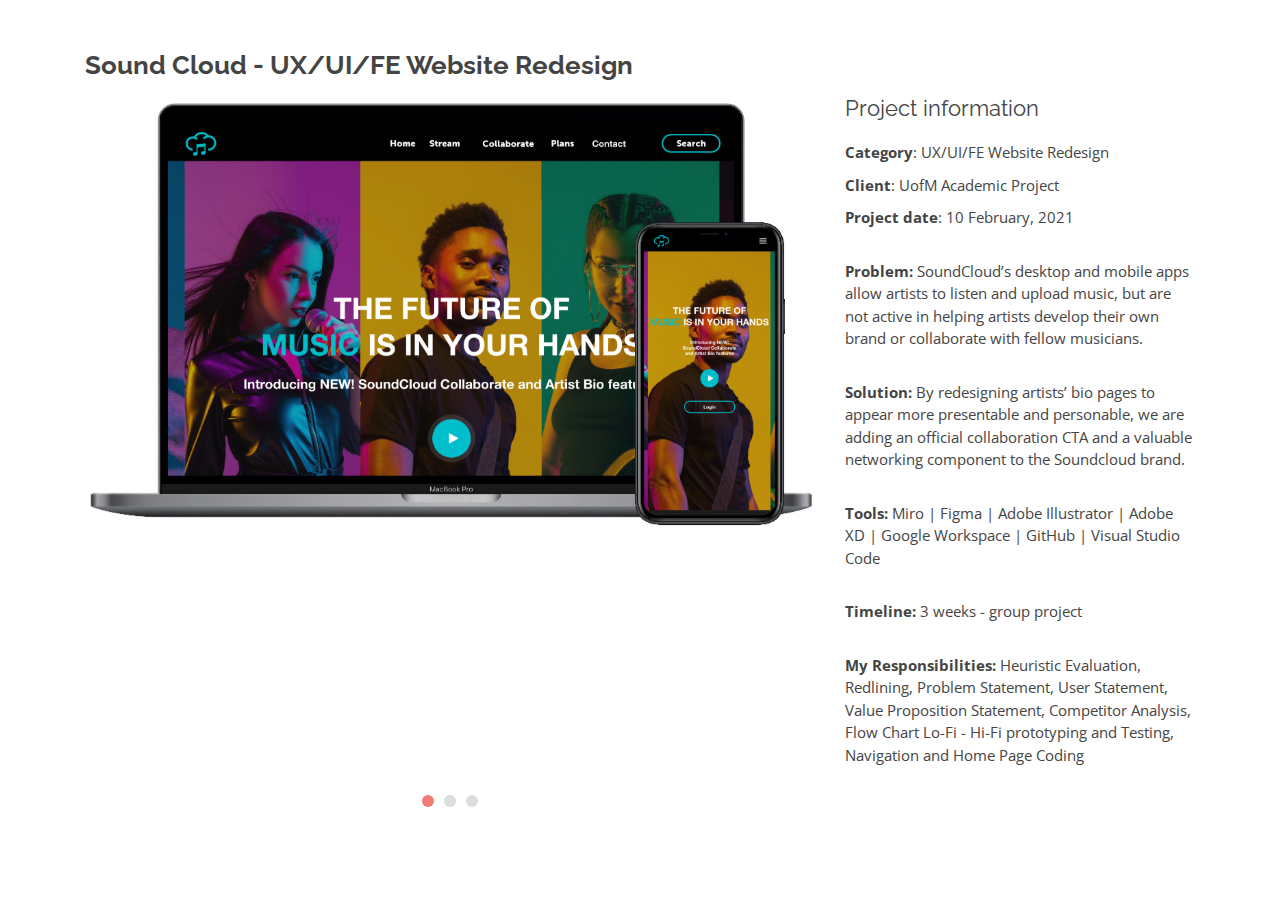
<file: soundcloud-details.html>
<!DOCTYPE html>
<html lang="en">

<head>
  <meta charset="utf-8">
  <meta content="width=device-width, initial-scale=1.0" name="viewport">

  <title>Sound Cloud Details</title>
  <meta content="" name="description">
  <meta content="" name="keywords">

  <!-- Favicons -->
  <link href="assets/img/favicon.png" rel="icon">
  <link href="assets/img/apple-touch-icon.png" rel="apple-touch-icon">

  <!-- Google Fonts -->
  <link
    href="https://fonts.googleapis.com/css?family=Open+Sans:300,300i,400,400i,600,600i,700,700i|Raleway:300,300i,400,400i,500,500i,600,600i,700,700i|Poppins:300,300i,400,400i,500,500i,600,600i,700,700i"
    rel="stylesheet">

  <!-- Vendor CSS Files -->
  <link href="assets/vendor/bootstrap/css/bootstrap.min.css" rel="stylesheet">
  <link href="assets/vendor/icofont/icofont.min.css" rel="stylesheet">
  <link href="assets/vendor/owl.carousel/assets/owl.carousel.min.css" rel="stylesheet">
  <link href="assets/vendor/boxicons/css/boxicons.min.css" rel="stylesheet">
  <link href="assets/vendor/venobox/venobox.css" rel="stylesheet">
  <link href="assets/vendor/aos/aos.css" rel="stylesheet">

  <!-- Template Main CSS File -->
  <link href="assets/css/style.css" rel="stylesheet">


</head>

<body>

  <main id="main">

    <!-- ======= Sound Cloud Details Section ======= -->
    <section id="portfolio-details" class="portfolio-details">
      <div class="container">

        <div class="row">

          <div class="col-lg-8">
            <h2 class="portfolio-title">Sound Cloud - UX/UI/FE Website Redesign</h2>
            <div class="owl-carousel portfolio-details-carousel">
              <img src="assets/img/portfolio/image1 5.jpeg" class="img-fluid" alt="">
              <img src="assets/img/portfolio/redlining.jpg" class="img-fluid" alt="">
              <img src="assets/img/portfolio/user-persona.jpeg" class="img-fluid" alt="">
            </div>
          </div>

          <div class="col-lg-4 portfolio-info">
            <h3>Project information</h3>
            <ul>
              <li><strong>Category</strong>: UX/UI/FE Website Redesign</li>
              <li><strong>Client</strong>: UofM Academic Project</li>
              <li><strong>Project date</strong>: 10 February, 2021</li>
            </ul>

            <p><b>Problem:</b> SoundCloud’s desktop and mobile apps allow artists to listen and upload music, but are
              not active in helping artists develop their own brand or collaborate with fellow musicians.</p>

            <p><b>Solution:</b> By redesigning artists’ bio pages to appear more presentable and personable, we are
              adding an official collaboration CTA and a valuable networking component to the Soundcloud brand.</p>


            <p><b>Tools:</b> Miro | Figma | Adobe Illustrator | Adobe XD | Google Workspace | GitHub | Visual Studio
              Code </p>

            <p><b>Timeline:</b> 3 weeks - group project</p>
            <p><b>My Responsibilities: </b>Heuristic Evaluation, Redlining, Problem Statement, User Statement, Value Proposition Statement, Competitor Analysis, Flow Chart Lo-Fi - Hi-Fi prototyping and Testing, Navigation and Home Page Coding</p>
          </div>

        </div>

      </div>
    </section><!-- End Portfolio Details Section -->



  </main><!-- End #main -->

  <div id="preloader"></div>
  <a href="#" class="back-to-top"><i class="bx bx-up-arrow-alt"></i></a>

  <!-- Vendor JS Files -->
  <script src="assets/vendor/jquery/jquery.min.js"></script>
  <script src="assets/vendor/bootstrap/js/bootstrap.bundle.min.js"></script>
  <script src="assets/vendor/jquery.easing/jquery.easing.min.js"></script>
  <script src="assets/vendor/php-email-form/validate.js"></script>
  <script src="assets/vendor/waypoints/jquery.waypoints.min.js"></script>
  <script src="assets/vendor/counterup/counterup.min.js"></script>
  <script src="assets/vendor/owl.carousel/owl.carousel.min.js"></script>
  <script src="assets/vendor/isotope-layout/isotope.pkgd.min.js"></script>
  <script src="assets/vendor/venobox/venobox.min.js"></script>
  <script src="assets/vendor/aos/aos.js"></script>

  <!-- Template Main JS File -->
  <script src="assets/js/main.js"></script>

</body>

</html>
</file>
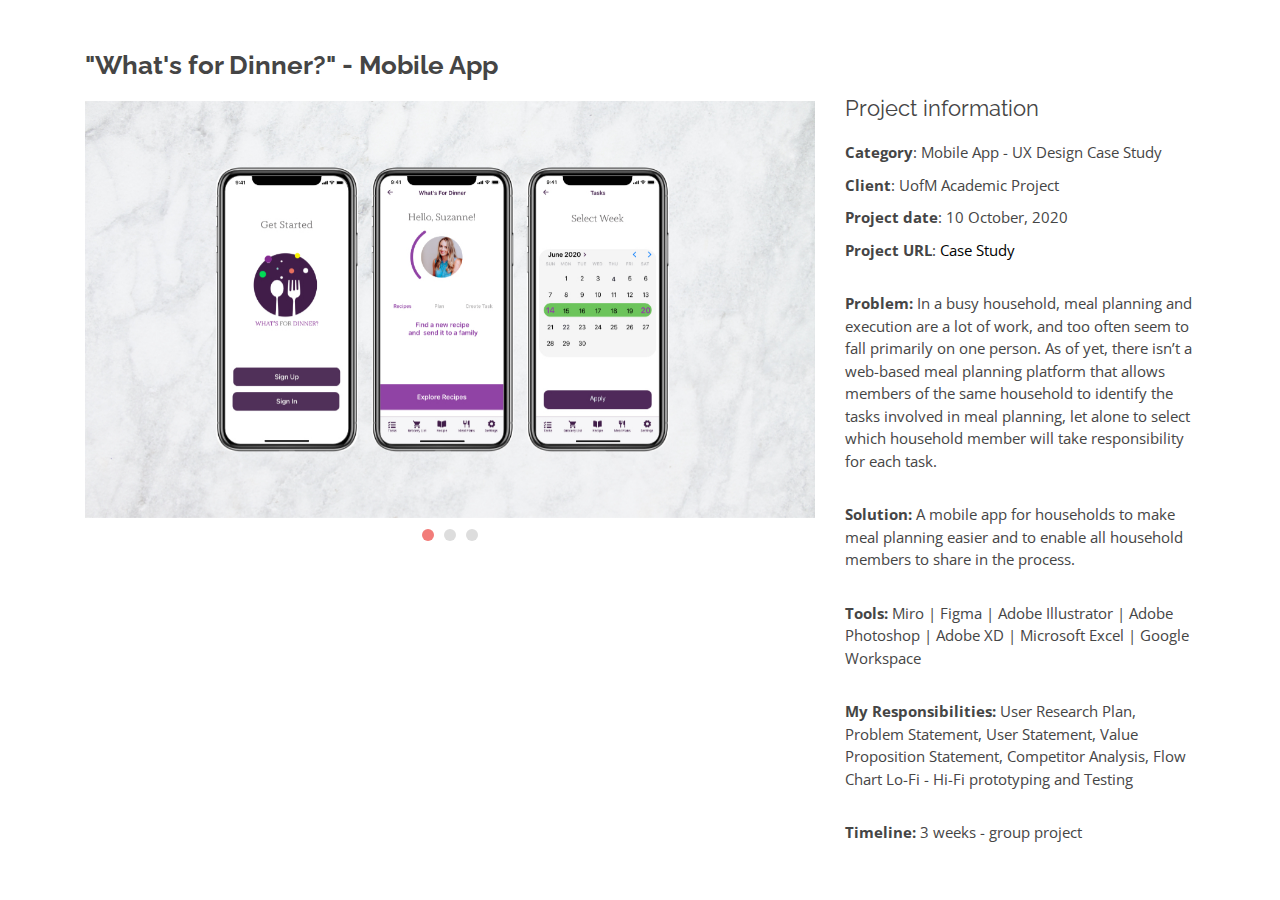
<file: wfd-details.html>
<!DOCTYPE html>
<html lang="en">

<head>
  <meta charset="utf-8">
  <meta content="width=device-width, initial-scale=1.0" name="viewport">

  <title>WFD Details</title>
  <meta content="" name="description">
  <meta content="" name="keywords">

  <!-- Favicons -->
  <link href="assets/img/favicon.png" rel="icon">
  <link href="assets/img/apple-touch-icon.png" rel="apple-touch-icon">

  <!-- Google Fonts -->
  <link href="https://fonts.googleapis.com/css?family=Open+Sans:300,300i,400,400i,600,600i,700,700i|Raleway:300,300i,400,400i,500,500i,600,600i,700,700i|Poppins:300,300i,400,400i,500,500i,600,600i,700,700i" rel="stylesheet">

  <!-- Vendor CSS Files -->
  <link href="assets/vendor/bootstrap/css/bootstrap.min.css" rel="stylesheet">
  <link href="assets/vendor/icofont/icofont.min.css" rel="stylesheet">
  <link href="assets/vendor/owl.carousel/assets/owl.carousel.min.css" rel="stylesheet">
  <link href="assets/vendor/boxicons/css/boxicons.min.css" rel="stylesheet">
  <link href="assets/vendor/venobox/venobox.css" rel="stylesheet">
  <link href="assets/vendor/aos/aos.css" rel="stylesheet">

  <!-- Template Main CSS File -->
  <link href="assets/css/style.css" rel="stylesheet">
</head>

<body>

  <main id="main">

    <!-- ======= WFD Details Section ======= -->
    <section id="portfolio-details" class="portfolio-details">
      <div class="container">

        <div class="row">

          <div class="col-lg-8">
            <h2 class="portfolio-title">"What's for Dinner?" - Mobile App</h2>
            <div class="owl-carousel portfolio-details-carousel">
              <img src="assets/img/portfolio/wfd-details-1.jpg" class="img-fluid" alt="">
              <img src="assets/img/portfolio/wfd-details-2.jpg" class="img-fluid" alt="">
              <img src="assets/img/portfolio/wfd-details-3.svg" class="img-fluid" alt="">
            </div>
          </div>

          <div class="col-lg-4 portfolio-info">
            <h3>Project information</h3>
            <ul>
              <li><strong>Category</strong>: Mobile App - UX Design Case Study</li>
              <li><strong>Client</strong>: UofM Academic Project</li>
              <li><strong>Project date</strong>: 10 October, 2020</li>
              <li><strong>Project URL</strong>: <a class="project-url" href="whats-for-dinner.html">Case Study</a></li>
            </ul>
            <p><b>Problem:</b> In a busy household, meal planning and execution are a lot of work, and too often seem to fall primarily on one person. As of yet, there isn’t a web-based meal planning platform that allows members of the same household to identify the tasks involved in meal planning, let alone to select which household member will take responsibility for each task.</p>
    
              <p><b>Solution:</b> A mobile app for households to make meal planning easier and to enable all household members to share in the process.
              </p>
    
    
              <p><b>Tools:</b>  Miro | Figma | Adobe Illustrator | Adobe Photoshop | Adobe XD | Microsoft Excel | Google Workspace </p>
    
              <p><b>My Responsibilities:</b> User Research Plan, Problem Statement, User Statement, Value Proposition Statement, Competitor Analysis, Flow Chart Lo-Fi - Hi-Fi prototyping and Testing

              <p><b>Timeline:</b> 3 weeks - group project
    
            </p>
          </div>

        </div>

      </div>
    </section>
    
    <!-- End Portfolio Details Section -->

  </main><!-- End #main -->

  <div id="preloader"></div>
  <a href="#" class="back-to-top"><i class="bx bx-up-arrow-alt"></i></a>

  <!-- Vendor JS Files -->
  <script src="assets/vendor/jquery/jquery.min.js"></script>
  <script src="assets/vendor/bootstrap/js/bootstrap.bundle.min.js"></script>
  <script src="assets/vendor/jquery.easing/jquery.easing.min.js"></script>
  <script src="assets/vendor/php-email-form/validate.js"></script>
  <script src="assets/vendor/waypoints/jquery.waypoints.min.js"></script>
  <script src="assets/vendor/counterup/counterup.min.js"></script>
  <script src="assets/vendor/owl.carousel/owl.carousel.min.js"></script>
  <script src="assets/vendor/isotope-layout/isotope.pkgd.min.js"></script>
  <script src="assets/vendor/venobox/venobox.min.js"></script>
  <script src="assets/vendor/aos/aos.js"></script>

  <!-- Template Main JS File -->
  <script src="assets/js/main.js"></script>

</body>

</html>
</file>
<file: assets/vendor/venobox/venobox.css>
/* ------ venobox.css --------*/
.vbox-overlay *, .vbox-overlay *:before, .vbox-overlay *:after{
    -webkit-backface-visibility: hidden;
    -webkit-box-sizing:border-box;
    -moz-box-sizing:border-box;
    box-sizing:border-box;
}
.vbox-overlay * { 
    -webkit-backface-visibility: visible;
    backface-visibility: visible;
}
.vbox-overlay{
    display: -webkit-flex;
    display: flex;
    -webkit-flex-direction: column;
    flex-direction: column;
    -webkit-justify-content: center;
    justify-content: center;
    -webkit-align-items: center;
    align-items: center;
    position: fixed;
    left: 0;
    top: 0;
    bottom: 0;
    right: 0;
    z-index: 999999;
}

/* ----- navigation ----- */
.vbox-title{
    width: 100%;
    height: 40px;
    float: left;
    text-align: center;
    line-height: 28px;
    font-size: 12px;
    padding: 6px 50px;
    overflow: hidden;
    position: fixed;
    display: none;
    left: 0;
    z-index: 89;
}
.vbox-close{
    cursor: pointer;
    position: fixed;
    top: -1px;
    right: 0;
    width: 50px;
    height: 40px;
    padding: 6px;
    display: block;
    background-position:10px center;
    overflow: hidden;
    font-size: 24px;
    line-height: 1;
    text-align: center;
    z-index: 99;
}
.vbox-left{
    cursor: pointer;
    position: fixed;
    left: 0;
    height: 40px;
    overflow: hidden;
    line-height: 28px;
    font-size: 12px;
    z-index: 99;
    display: flex;
    align-items:center;
}
.vbox-num{
    display: inline-block;
    margin: 6px 0 6px 15px;
}
/* ----- Social share ----- */
.vbox-share{
    line-height: 28px;
    font-size: 12px;
    overflow: hidden;
    position: fixed;
    left: 0;
    z-index: 98;
    display: flex;
    align-items:center;
    justify-content: center;
    width: 100%;
    text-align: center;
}
.vbox-share svg{
    max-height: 28px;
    width: 28px;
    z-index: 10;
    margin-left: 12px;
    margin-top: 6px;
    margin-bottom: 6px;
    vertical-align: middle;
}


/* ----- navigation ARROWS ----- */
.vbox-next, .vbox-prev{
    position: fixed;
    top: 50%;
    margin-top: -15px;
    overflow: hidden;
    cursor: pointer;
    display: block;
    width: 45px;
    height: 45px;
    z-index: 99;
}
.vbox-next span, .vbox-prev span{
    position: relative;
    width: 20px;
    height: 20px;
    border: 2px solid transparent;
    border-top-color: #B6B6B6;
    border-right-color: #B6B6B6;
    text-indent: -100px;
    position: absolute;
    top: 8px;
    display: block;
}
.vbox-prev{
    left: 15px;
}
.vbox-next{
    right: 15px;
}
.vbox-prev span{
    left: 10px;
    -ms-transform: rotate(-135deg);
    -webkit-transform: rotate(-135deg);
    transform: rotate(-135deg);
}
.vbox-next span{
    -ms-transform: rotate(45deg);
    -webkit-transform: rotate(45deg);
    transform: rotate(45deg);
    right: 10px;
}
/* ------- inline window ------ */
.vbox-inline{
    width: 420px;
    height: 315px;
    height: 70vh;
    padding: 10px;
    background: #fff;
    margin: 0 auto;
    overflow: auto;
    text-align: left;
}
/* ------- Video & iFrames window ------ */
.venoframe{
    max-width: 100%;
    width: 100%;
    border: none;
    width: 100%;
    height: 260px;
    height: 70vh;
}
.venoframe.vbvid{
    height: 260px;
}
@media (min-width: 768px) {
    .venoframe, .vbox-inline{
        width: 90%;
        height: 360px;
        height: 70vh;
    }
    .venoframe.vbvid{
        width: 640px;
        height: 360px;
    }
}
@media (min-width: 992px) {
    .venoframe, .vbox-inline{
        max-width: 1200px;
        width: 80%;
        height: 540px;
        height: 70vh;
    }
    .venoframe.vbvid{
        width: 960px;
        height: 540px;
    }
}
/* 
Please do NOT edit this part! 
or at least read this note: http://i.imgur.com/7C0ws9e.gif
*/
.vbox-open{
    overflow: hidden;
}
.vbox-container{
    position: absolute;
    left: 0;
    right: 0;
    top: 0;
    bottom: 0;
    overflow-x: hidden;
    overflow-y: scroll;
    overflow-scrolling: touch;
    -webkit-overflow-scrolling: touch;
    z-index: 20;
    max-height: 100%;

}

.vbox-content{
    text-align: center;
    float: left;
    width: 100%;
    position: relative;
    overflow: hidden;
    padding: 20px 4%;
}
.vbox-container img{
    max-width: 100%;
    height: auto;
}
.vbox-figlio{
    box-shadow: 0 0 12px rgba(0,0,0,0.19), 0 6px 6px rgba(0,0,0,0.23);
    max-width: 100%;
    text-align: initial;
}
img.vbox-figlio{
    -webkit-user-select: none;
-khtml-user-select: none;
-moz-user-select: none;
-o-user-select: none;
user-select: none;
}
.vbox-content.swipe-left{
    margin-left: -200px !important;
}
.vbox-content.swipe-right{
    margin-left: 200px !important;
}
.vbox-animated{
    webkit-transition: margin 300ms ease-out;
    transition: margin 300ms ease-out;
}

/* ---------- preloader ----------
 * SPINKIT 
 * http://tobiasahlin.com/spinkit/
-------------------------------- */
.sk-double-bounce,.sk-rotating-plane{width:40px;height:40px;margin:40px auto}.sk-rotating-plane{background-color:#333;-webkit-animation:sk-rotatePlane 1.2s infinite ease-in-out;animation:sk-rotatePlane 1.2s infinite ease-in-out}@-webkit-keyframes sk-rotatePlane{0%{-webkit-transform:perspective(120px) rotateX(0) rotateY(0);transform:perspective(120px) rotateX(0) rotateY(0)}50%{-webkit-transform:perspective(120px) rotateX(-180.1deg) rotateY(0);transform:perspective(120px) rotateX(-180.1deg) rotateY(0)}100%{-webkit-transform:perspective(120px) rotateX(-180deg) rotateY(-179.9deg);transform:perspective(120px) rotateX(-180deg) rotateY(-179.9deg)}}@keyframes sk-rotatePlane{0%{-webkit-transform:perspective(120px) rotateX(0) rotateY(0);transform:perspective(120px) rotateX(0) rotateY(0)}50%{-webkit-transform:perspective(120px) rotateX(-180.1deg) rotateY(0);transform:perspective(120px) rotateX(-180.1deg) rotateY(0)}100%{-webkit-transform:perspective(120px) rotateX(-180deg) rotateY(-179.9deg);transform:perspective(120px) rotateX(-180deg) rotateY(-179.9deg)}}.sk-double-bounce{position:relative}.sk-double-bounce .sk-child{width:100%;height:100%;border-radius:50%;background-color:#333;opacity:.6;position:absolute;top:0;left:0;-webkit-animation:sk-doubleBounce 2s infinite ease-in-out;animation:sk-doubleBounce 2s infinite ease-in-out}.sk-chasing-dots .sk-child,.sk-spinner-pulse,.sk-three-bounce .sk-child{background-color:#333;border-radius:100%}.sk-double-bounce .sk-double-bounce2{-webkit-animation-delay:-1s;animation-delay:-1s}@-webkit-keyframes sk-doubleBounce{0%,100%{-webkit-transform:scale(0);transform:scale(0)}50%{-webkit-transform:scale(1);transform:scale(1)}}@keyframes sk-doubleBounce{0%,100%{-webkit-transform:scale(0);transform:scale(0)}50%{-webkit-transform:scale(1);transform:scale(1)}}.sk-wave{margin:40px auto;width:50px;height:40px;text-align:center;font-size:10px}.sk-wave .sk-rect{background-color:#333;height:100%;width:6px;display:inline-block;-webkit-animation:sk-waveStretchDelay 1.2s infinite ease-in-out;animation:sk-waveStretchDelay 1.2s infinite ease-in-out}.sk-wave .sk-rect1{-webkit-animation-delay:-1.2s;animation-delay:-1.2s}.sk-wave .sk-rect2{-webkit-animation-delay:-1.1s;animation-delay:-1.1s}.sk-wave .sk-rect3{-webkit-animation-delay:-1s;animation-delay:-1s}.sk-wave .sk-rect4{-webkit-animation-delay:-.9s;animation-delay:-.9s}.sk-wave .sk-rect5{-webkit-animation-delay:-.8s;animation-delay:-.8s}@-webkit-keyframes sk-waveStretchDelay{0%,100%,40%{-webkit-transform:scaleY(.4);transform:scaleY(.4)}20%{-webkit-transform:scaleY(1);transform:scaleY(1)}}@keyframes sk-waveStretchDelay{0%,100%,40%{-webkit-transform:scaleY(.4);transform:scaleY(.4)}20%{-webkit-transform:scaleY(1);transform:scaleY(1)}}.sk-wandering-cubes{margin:40px auto;width:40px;height:40px;position:relative}.sk-wandering-cubes .sk-cube{background-color:#333;width:10px;height:10px;position:absolute;top:0;left:0;-webkit-animation:sk-wanderingCube 1.8s ease-in-out -1.8s infinite both;animation:sk-wanderingCube 1.8s ease-in-out -1.8s infinite both}.sk-chasing-dots,.sk-spinner-pulse{width:40px;height:40px;margin:40px auto}.sk-wandering-cubes .sk-cube2{-webkit-animation-delay:-.9s;animation-delay:-.9s}@-webkit-keyframes sk-wanderingCube{0%{-webkit-transform:rotate(0);transform:rotate(0)}25%{-webkit-transform:translateX(30px) rotate(-90deg) scale(.5);transform:translateX(30px) rotate(-90deg) scale(.5)}50%{-webkit-transform:translateX(30px) translateY(30px) rotate(-179deg);transform:translateX(30px) translateY(30px) rotate(-179deg)}50.1%{-webkit-transform:translateX(30px) translateY(30px) rotate(-180deg);transform:translateX(30px) translateY(30px) rotate(-180deg)}75%{-webkit-transform:translateX(0) translateY(30px) rotate(-270deg) scale(.5);transform:translateX(0) translateY(30px) rotate(-270deg) scale(.5)}100%{-webkit-transform:rotate(-360deg);transform:rotate(-360deg)}}@keyframes sk-wanderingCube{0%{-webkit-transform:rotate(0);transform:rotate(0)}25%{-webkit-transform:translateX(30px) rotate(-90deg) scale(.5);transform:translateX(30px) rotate(-90deg) scale(.5)}50%{-webkit-transform:translateX(30px) translateY(30px) rotate(-179deg);transform:translateX(30px) translateY(30px) rotate(-179deg)}50.1%{-webkit-transform:translateX(30px) translateY(30px) rotate(-180deg);transform:translateX(30px) translateY(30px) rotate(-180deg)}75%{-webkit-transform:translateX(0) translateY(30px) rotate(-270deg) scale(.5);transform:translateX(0) translateY(30px) rotate(-270deg) scale(.5)}100%{-webkit-transform:rotate(-360deg);transform:rotate(-360deg)}}.sk-spinner-pulse{-webkit-animation:sk-pulseScaleOut 1s infinite ease-in-out;animation:sk-pulseScaleOut 1s infinite ease-in-out}@-webkit-keyframes sk-pulseScaleOut{0%{-webkit-transform:scale(0);transform:scale(0)}100%{-webkit-transform:scale(1);transform:scale(1);opacity:0}}@keyframes sk-pulseScaleOut{0%{-webkit-transform:scale(0);transform:scale(0)}100%{-webkit-transform:scale(1);transform:scale(1);opacity:0}}.sk-chasing-dots{position:relative;text-align:center;-webkit-animation:sk-chasingDotsRotate 2s infinite linear;animation:sk-chasingDotsRotate 2s infinite linear}.sk-chasing-dots .sk-child{width:60%;height:60%;display:inline-block;position:absolute;top:0;-webkit-animation:sk-chasingDotsBounce 2s infinite ease-in-out;animation:sk-chasingDotsBounce 2s infinite ease-in-out}.sk-chasing-dots .sk-dot2{top:auto;bottom:0;-webkit-animation-delay:-1s;animation-delay:-1s}@-webkit-keyframes sk-chasingDotsRotate{100%{-webkit-transform:rotate(360deg);transform:rotate(360deg)}}@keyframes sk-chasingDotsRotate{100%{-webkit-transform:rotate(360deg);transform:rotate(360deg)}}@-webkit-keyframes sk-chasingDotsBounce{0%,100%{-webkit-transform:scale(0);transform:scale(0)}50%{-webkit-transform:scale(1);transform:scale(1)}}@keyframes sk-chasingDotsBounce{0%,100%{-webkit-transform:scale(0);transform:scale(0)}50%{-webkit-transform:scale(1);transform:scale(1)}}.sk-three-bounce{margin:40px auto;width:80px;text-align:center}.sk-three-bounce .sk-child{width:20px;height:20px;display:inline-block;-webkit-animation:sk-three-bounce 1.4s ease-in-out 0s infinite both;animation:sk-three-bounce 1.4s ease-in-out 0s infinite both}.sk-circle .sk-child:before,.sk-fading-circle .sk-circle:before{display:block;border-radius:100%;content:'';background-color:#333}.sk-three-bounce .sk-bounce1{-webkit-animation-delay:-.32s;animation-delay:-.32s}.sk-three-bounce .sk-bounce2{-webkit-animation-delay:-.16s;animation-delay:-.16s}@-webkit-keyframes sk-three-bounce{0%,100%,80%{-webkit-transform:scale(0);transform:scale(0)}40%{-webkit-transform:scale(1);transform:scale(1)}}@keyframes sk-three-bounce{0%,100%,80%{-webkit-transform:scale(0);transform:scale(0)}40%{-webkit-transform:scale(1);transform:scale(1)}}.sk-circle{margin:40px auto;width:40px;height:40px;position:relative}.sk-circle .sk-child{width:100%;height:100%;position:absolute;left:0;top:0}.sk-circle .sk-child:before{margin:0 auto;width:15%;height:15%;-webkit-animation:sk-circleBounceDelay 1.2s infinite ease-in-out both;animation:sk-circleBounceDelay 1.2s infinite ease-in-out both}.sk-circle .sk-circle2{-webkit-transform:rotate(30deg);-ms-transform:rotate(30deg);transform:rotate(30deg)}.sk-circle .sk-circle3{-webkit-transform:rotate(60deg);-ms-transform:rotate(60deg);transform:rotate(60deg)}.sk-circle .sk-circle4{-webkit-transform:rotate(90deg);-ms-transform:rotate(90deg);transform:rotate(90deg)}.sk-circle .sk-circle5{-webkit-transform:rotate(120deg);-ms-transform:rotate(120deg);transform:rotate(120deg)}.sk-circle .sk-circle6{-webkit-transform:rotate(150deg);-ms-transform:rotate(150deg);transform:rotate(150deg)}.sk-circle .sk-circle7{-webkit-transform:rotate(180deg);-ms-transform:rotate(180deg);transform:rotate(180deg)}.sk-circle .sk-circle8{-webkit-transform:rotate(210deg);-ms-transform:rotate(210deg);transform:rotate(210deg)}.sk-circle .sk-circle9{-webkit-transform:rotate(240deg);-ms-transform:rotate(240deg);transform:rotate(240deg)}.sk-circle .sk-circle10{-webkit-transform:rotate(270deg);-ms-transform:rotate(270deg);transform:rotate(270deg)}.sk-circle .sk-circle11{-webkit-transform:rotate(300deg);-ms-transform:rotate(300deg);transform:rotate(300deg)}.sk-circle .sk-circle12{-webkit-transform:rotate(330deg);-ms-transform:rotate(330deg);transform:rotate(330deg)}.sk-circle .sk-circle2:before{-webkit-animation-delay:-1.1s;animation-delay:-1.1s}.sk-circle .sk-circle3:before{-webkit-animation-delay:-1s;animation-delay:-1s}.sk-circle .sk-circle4:before{-webkit-animation-delay:-.9s;animation-delay:-.9s}.sk-circle .sk-circle5:before{-webkit-animation-delay:-.8s;animation-delay:-.8s}.sk-circle .sk-circle6:before{-webkit-animation-delay:-.7s;animation-delay:-.7s}.sk-circle .sk-circle7:before{-webkit-animation-delay:-.6s;animation-delay:-.6s}.sk-circle .sk-circle8:before{-webkit-animation-delay:-.5s;animation-delay:-.5s}.sk-circle .sk-circle9:before{-webkit-animation-delay:-.4s;animation-delay:-.4s}.sk-circle .sk-circle10:before{-webkit-animation-delay:-.3s;animation-delay:-.3s}.sk-circle .sk-circle11:before{-webkit-animation-delay:-.2s;animation-delay:-.2s}.sk-circle .sk-circle12:before{-webkit-animation-delay:-.1s;animation-delay:-.1s}@-webkit-keyframes sk-circleBounceDelay{0%,100%,80%{-webkit-transform:scale(0);transform:scale(0)}40%{-webkit-transform:scale(1);transform:scale(1)}}@keyframes sk-circleBounceDelay{0%,100%,80%{-webkit-transform:scale(0);transform:scale(0)}40%{-webkit-transform:scale(1);transform:scale(1)}}.sk-cube-grid{width:40px;height:40px;margin:40px auto}.sk-cube-grid .sk-cube{width:33.33%;height:33.33%;background-color:#333;float:left;-webkit-animation:sk-cubeGridScaleDelay 1.3s infinite ease-in-out;animation:sk-cubeGridScaleDelay 1.3s infinite ease-in-out}.sk-cube-grid .sk-cube1{-webkit-animation-delay:.2s;animation-delay:.2s}.sk-cube-grid .sk-cube2{-webkit-animation-delay:.3s;animation-delay:.3s}.sk-cube-grid .sk-cube3{-webkit-animation-delay:.4s;animation-delay:.4s}.sk-cube-grid .sk-cube4{-webkit-animation-delay:.1s;animation-delay:.1s}.sk-cube-grid .sk-cube5{-webkit-animation-delay:.2s;animation-delay:.2s}.sk-cube-grid .sk-cube6{-webkit-animation-delay:.3s;animation-delay:.3s}.sk-cube-grid .sk-cube7{-webkit-animation-delay:0ms;animation-delay:0ms}.sk-cube-grid .sk-cube8{-webkit-animation-delay:.1s;animation-delay:.1s}.sk-cube-grid .sk-cube9{-webkit-animation-delay:.2s;animation-delay:.2s}@-webkit-keyframes sk-cubeGridScaleDelay{0%,100%,70%{-webkit-transform:scale3D(1,1,1);transform:scale3D(1,1,1)}35%{-webkit-transform:scale3D(0,0,1);transform:scale3D(0,0,1)}}@keyframes sk-cubeGridScaleDelay{0%,100%,70%{-webkit-transform:scale3D(1,1,1);transform:scale3D(1,1,1)}35%{-webkit-transform:scale3D(0,0,1);transform:scale3D(0,0,1)}}.sk-fading-circle{margin:40px auto;width:40px;height:40px;position:relative}.sk-fading-circle .sk-circle{width:100%;height:100%;position:absolute;left:0;top:0}.sk-fading-circle .sk-circle:before{margin:0 auto;width:15%;height:15%;-webkit-animation:sk-circleFadeDelay 1.2s infinite ease-in-out both;animation:sk-circleFadeDelay 1.2s infinite ease-in-out both}.sk-fading-circle .sk-circle2{-webkit-transform:rotate(30deg);-ms-transform:rotate(30deg);transform:rotate(30deg)}.sk-fading-circle .sk-circle3{-webkit-transform:rotate(60deg);-ms-transform:rotate(60deg);transform:rotate(60deg)}.sk-fading-circle .sk-circle4{-webkit-transform:rotate(90deg);-ms-transform:rotate(90deg);transform:rotate(90deg)}.sk-fading-circle .sk-circle5{-webkit-transform:rotate(120deg);-ms-transform:rotate(120deg);transform:rotate(120deg)}.sk-fading-circle .sk-circle6{-webkit-transform:rotate(150deg);-ms-transform:rotate(150deg);transform:rotate(150deg)}.sk-fading-circle .sk-circle7{-webkit-transform:rotate(180deg);-ms-transform:rotate(180deg);transform:rotate(180deg)}.sk-fading-circle .sk-circle8{-webkit-transform:rotate(210deg);-ms-transform:rotate(210deg);transform:rotate(210deg)}.sk-fading-circle .sk-circle9{-webkit-transform:rotate(240deg);-ms-transform:rotate(240deg);transform:rotate(240deg)}.sk-fading-circle .sk-circle10{-webkit-transform:rotate(270deg);-ms-transform:rotate(270deg);transform:rotate(270deg)}.sk-fading-circle .sk-circle11{-webkit-transform:rotate(300deg);-ms-transform:rotate(300deg);transform:rotate(300deg)}.sk-fading-circle .sk-circle12{-webkit-transform:rotate(330deg);-ms-transform:rotate(330deg);transform:rotate(330deg)}.sk-fading-circle .sk-circle2:before{-webkit-animation-delay:-1.1s;animation-delay:-1.1s}.sk-fading-circle .sk-circle3:before{-webkit-animation-delay:-1s;animation-delay:-1s}.sk-fading-circle .sk-circle4:before{-webkit-animation-delay:-.9s;animation-delay:-.9s}.sk-fading-circle .sk-circle5:before{-webkit-animation-delay:-.8s;animation-delay:-.8s}.sk-fading-circle .sk-circle6:before{-webkit-animation-delay:-.7s;animation-delay:-.7s}.sk-fading-circle .sk-circle7:before{-webkit-animation-delay:-.6s;animation-delay:-.6s}.sk-fading-circle .sk-circle8:before{-webkit-animation-delay:-.5s;animation-delay:-.5s}.sk-fading-circle .sk-circle9:before{-webkit-animation-delay:-.4s;animation-delay:-.4s}.sk-fading-circle .sk-circle10:before{-webkit-animation-delay:-.3s;animation-delay:-.3s}.sk-fading-circle .sk-circle11:before{-webkit-animation-delay:-.2s;animation-delay:-.2s}.sk-fading-circle .sk-circle12:before{-webkit-animation-delay:-.1s;animation-delay:-.1s}@-webkit-keyframes sk-circleFadeDelay{0%,100%,39%{opacity:0}40%{opacity:1}}@keyframes sk-circleFadeDelay{0%,100%,39%{opacity:0}40%{opacity:1}}.sk-folding-cube{margin:40px auto;width:40px;height:40px;position:relative;-webkit-transform:rotateZ(45deg);transform:rotateZ(45deg)}.sk-folding-cube .sk-cube{float:left;width:50%;height:50%;position:relative;-webkit-transform:scale(1.1);-ms-transform:scale(1.1);transform:scale(1.1)}.sk-folding-cube .sk-cube:before{content:'';position:absolute;top:0;left:0;width:100%;height:100%;background-color:#333;-webkit-animation:sk-foldCubeAngle 2.4s infinite linear both;animation:sk-foldCubeAngle 2.4s infinite linear both;-webkit-transform-origin:100% 100%;-ms-transform-origin:100% 100%;transform-origin:100% 100%}.sk-folding-cube .sk-cube2{-webkit-transform:scale(1.1) rotateZ(90deg);transform:scale(1.1) rotateZ(90deg)}.sk-folding-cube .sk-cube3{-webkit-transform:scale(1.1) rotateZ(180deg);transform:scale(1.1) rotateZ(180deg)}.sk-folding-cube .sk-cube4{-webkit-transform:scale(1.1) rotateZ(270deg);transform:scale(1.1) rotateZ(270deg)}.sk-folding-cube .sk-cube2:before{-webkit-animation-delay:.3s;animation-delay:.3s}.sk-folding-cube .sk-cube3:before{-webkit-animation-delay:.6s;animation-delay:.6s}.sk-folding-cube .sk-cube4:before{-webkit-animation-delay:.9s;animation-delay:.9s}@-webkit-keyframes sk-foldCubeAngle{0%,10%{-webkit-transform:perspective(140px) rotateX(-180deg);transform:perspective(140px) rotateX(-180deg);opacity:0}25%,75%{-webkit-transform:perspective(140px) rotateX(0);transform:perspective(140px) rotateX(0);opacity:1}100%,90%{-webkit-transform:perspective(140px) rotateY(180deg);transform:perspective(140px) rotateY(180deg);opacity:0}}@keyframes sk-foldCubeAngle{0%,10%{-webkit-transform:perspective(140px) rotateX(-180deg);transform:perspective(140px) rotateX(-180deg);opacity:0}25%,75%{-webkit-transform:perspective(140px) rotateX(0);transform:perspective(140px) rotateX(0);opacity:1}100%,90%{-webkit-transform:perspective(140px) rotateY(180deg);transform:perspective(140px) rotateY(180deg);opacity:0}}
</file>
<file: assets/css/style.css>
/*--------------------------------------------------------------
# General
--------------------------------------------------------------*/
body {
  font-family: "Open Sans", sans-serif;
  color: #444444;
}

a {
  color: white;
}

a:hover {
  color: #F27B78;
  text-decoration: none;
}

h1, h2, h3, h4, h5, h6 {
  font-family: "Raleway", sans-serif;
}

#main {
  margin-top: 50px;
}

@media (max-width: 992px) {
  #main {
    margin-top: 30px;
  }
}

/*--------------------------------------------------------------
# Preloader
--------------------------------------------------------------*/
#preloader {
  position: fixed;
  top: 0;
  left: 0;
  right: 0;
  bottom: 0;
  z-index: 9999;
  overflow: hidden;
  background: #fff;
}

#preloader:before {
  content: "";
  position: fixed;
  top: calc(50% - 30px);
  left: calc(50% - 30px);
  border: 6px solid #F27B78;
  border-top-color: #f1d1d1;
  border-radius: 50%;
  width: 60px;
  height: 60px;
  -webkit-animation: animate-preloader 1s linear infinite;
  animation: animate-preloader 1s linear infinite;
}

@-webkit-keyframes animate-preloader {
  0% {
    transform: rotate(0deg);
  }
  100% {
    transform: rotate(360deg);
  }
}

@keyframes animate-preloader {
  0% {
    transform: rotate(0deg);
  }
  100% {
    transform: rotate(360deg);
  }
}

/*--------------------------------------------------------------
# Back to top button
--------------------------------------------------------------*/
.back-to-top {
  position: fixed;
  display: none;
  right: 30px;
  bottom: 110px;
  z-index: 99999;
}

.back-to-top i {
  display: flex;
  align-items: center;
  justify-content: center;
  font-size: 24px;
  width: 40px;
  height: 40px;
  border-radius: 50px;
  background: #F27B78;
  color: #fff;
  transition: all 0.4s;
}

.back-to-top i:hover {
  background: #F27B78;
  color: #fff;
}

/*--------------------------------------------------------------
# Header
--------------------------------------------------------------*/
#header {
  background: #fff;
  box-shadow: 0px 0px 25px 0 rgba(0, 0, 0, 0.08);
  z-index: 997;
  padding: 15px 0;
}

#header .logo {
  font-size: 32px;
  margin-left: 70px;
  padding: 0;
  line-height: 1;
  font-weight: 400;
  letter-spacing: 2px;
  text-transform: uppercase;
}

#header .logo a {
  color: #222222;
  font-family: Aganè, sans-serif;
}

#header .logo img {
  max-height: 50px;
  margin-left: 30px;
}

@media (max-width: 992px) {
  #header .logo {
    font-size: 28px;
  }
}

/*--------------------------------------------------------------
# Navigation Menu
--------------------------------------------------------------*/
/* Desktop Navigation */
.nav-menu ul {
  margin: 0;
  padding: 0;
  list-style: none;
}

.nav-menu > ul {
  display: flex;
}

.nav-menu > ul > li {
  position: relative;
  white-space: nowrap;
  padding: 10px 10px 10px 28px;
}

.nav-menu a {
  display: block;
  position: relative;
  color: #888888;
  transition: 0.3s;
  font-size: 20px;
  font-family: "Raleway", sans-serif;
  font-weight: 650;
}

.nav-menu > ul > li > a:before {
  content: "";
  position: absolute;
  width: 0;
  height: 2px;
  bottom: -5px;
  left: 0;
  background-color: #F27B78;
  visibility: hidden;
  width: 0px;
  transition: all 0.3s ease-in-out 0s;
}

.nav-menu a:hover:before, .nav-menu li:hover > a:before, .nav-menu .active > a:before {
  visibility: visible;
  width: 20px;
  height: 4px;
}

.nav-menu a:hover, .nav-menu .active > a, .nav-menu li:hover > a {
  color: #222222;
}

.nav-menu .drop-down ul {
  display: block;
  position: absolute;
  left: 28px;
  top: calc(100% + 30px);
  z-index: 99;
  opacity: 0;
  visibility: hidden;
  padding: 10px 0;
  background: #fff;
  box-shadow: 0px 0px 30px rgba(127, 137, 161, 0.25);
  transition: 0.3s;
}

.nav-menu .drop-down:hover > ul {
  opacity: 1;
  top: 100%;
  visibility: visible;
}

.nav-menu .drop-down li {
  min-width: 180px;
  position: relative;
}

.nav-menu .drop-down ul a {
  padding: 10px 20px;
  font-size: 14px;
  font-weight: 500;
  text-transform: none;
  color: #222222;
}

.nav-menu .drop-down ul a:hover, .nav-menu .drop-down ul .active > a, .nav-menu .drop-down ul li:hover > a {
  color: #F27B78;
}

.nav-menu .drop-down > a:after {
  content: "\ea99";
  font-family: IcoFont;
  padding-left: 5px;
}

.nav-menu .drop-down .drop-down ul {
  top: 0;
  left: calc(100% - 30px);
}

.nav-menu .drop-down .drop-down:hover > ul {
  opacity: 1;
  top: 0;
  left: 100%;
}

.nav-menu .drop-down .drop-down > a {
  padding-right: 35px;
}

.nav-menu .drop-down .drop-down > a:after {
  content: "\eaa0";
  font-family: IcoFont;
  position: absolute;
  right: 15px;
}

@media (max-width: 1366px) {
  .nav-menu .drop-down .drop-down ul {
    left: -90%;
  }
  .nav-menu .drop-down .drop-down:hover > ul {
    left: -100%;
  }
  .nav-menu .drop-down .drop-down > a:after {
    content: "\ea9d";
  }
}

/* Mobile Navigation */
.mobile-nav-toggle {
  position: fixed;
  right: 25px;
  top: 13px;
  z-index: 9998;
  border: 0;
  background: none;
  font-size: 30px;
  transition: all 0.4s;
  outline: none !important;
  line-height: 1;
  cursor: pointer;
  text-align: right;
}

.mobile-nav-toggle i {
  color:black;
}

.mobile-nav {
  position: fixed;
  top: 55px;
  right: 15px;
  bottom: 15px;
  left: 15px;
  z-index: 9999;
  overflow-y: auto;
  background: #fff;
  transition: ease-in-out 0.2s;
  opacity: 0;
  visibility: hidden;
  border-radius: 12px;
  padding: 10px 0;
}

.mobile-nav * {
  margin: 0;
  padding: 0;
  list-style: none;
}

.mobile-nav a {
  display: block;
  position: relative;
  color: #222222;
  padding: 10px 20px;
  font-weight: 600;
  outline: none;
}

.mobile-nav a:hover, .mobile-nav .active > a, .mobile-nav li:hover > a {
  color:#F27B78;
  text-decoration: none;
}

.mobile-nav .drop-down > a:after {
  content: "\ea99";
  font-family: IcoFont;
  padding-left: 10px;
  position: absolute;
  right: 15px;
}

.mobile-nav .active.drop-down > a:after {
  content: "\eaa1";
}

.mobile-nav .drop-down > a {
  padding-right: 35px;
}

.mobile-nav .drop-down ul {
  display: none;
  overflow: hidden;
}

.mobile-nav .drop-down li {
  padding-left: 20px;
}

.mobile-nav-overly {
  width: 100%;
  height: 100%;
  z-index: 9997;
  top: 0;
  left: 0;
  position: fixed;
  background: rgba(9, 9, 9, 0.6);
  overflow: hidden;
  display: none;
  transition: ease-in-out 0.2s;
}

.mobile-nav-active {
  overflow: hidden;
}

.mobile-nav-active .mobile-nav {
  opacity: 1;
  visibility: visible;
}

.mobile-nav-active .mobile-nav-toggle i {
  color: #fff;
}

/*--------------------------------------------------------------
# Header Social Links
--------------------------------------------------------------*/
.header-social-links {
  padding-left: 20px;
}

.header-social-links a {
  color:black;
  padding-left: 6px;
  display: inline-block;
  line-height: 3px;
  transition: 0.3s;
  font-size: 25px;
}

.header-social-links a:hover {
  color: #F27B78;
}

@media (max-width: 992px) {
  .header-social-links {
    padding: 0 48px 0 0;
  }
}

/*--------------------------------------------------------------
# Hero Section
--------------------------------------------------------------*/
#hero {
  width: 100%;
  height: 100vh;
  background: url("../img/hero-background.jpg") top right;
  background-size: cover;
}

#hero .container {
  padding-top: 70px;
  position: relative;
}

@media (max-width: 992px) {
  #hero .container {
    padding-top: 58px;
  }
}

#hero h1 {
  margin: 0;
  font-size: 48px;
  font-weight: 700;
  line-height: 56px;
  color: #222222;
}

#hero h2 {
  color: #fff;
  margin: 10px 0 0 0;
  font-size: 22px;
}

#hero .btn-about {
  font-family: "Raleway", sans-serif;
  text-transform: uppercase;
  font-weight: 600;
  font-size: 12px;
  letter-spacing: 1px;
  display: inline-block;
  padding: 12px 40px;
  border-radius: 12px;
  transition: 0.5s;
  margin-top: 30px;
  color: #fff;
  background: #F27B78;
}

#hero .btn-about:hover {
  background: #EDB69A;
}

@media (min-width: 1024px) {
  #hero {
    background-attachment: fixed;
  }
}

@media (max-width: 992px) {
  #hero:before {
    content: "";
    background: rgba(177, 177, 177, 0.8);
    position: absolute;
    bottom: 0;
    top: 0;
    left: 0;
    right: 0;
  }
  #hero h1 {
    font-size: 28px;
    line-height: 36px;
  }
  #hero h2 {
    font-size: 18px;
    line-height: 24px;
  }
}

/*--------------------------------------------------------------
# Sections General
--------------------------------------------------------------*/
section {
  padding: 60px 0;
}

.section-bg {
  background-color: #e7f8f6;
}

.section-title {
  text-align: center;
  padding-bottom: 30px;
}

.section-title h2 {
  font-size: 32px;
  font-weight: bold;
  text-transform: uppercase;
  margin-bottom: 20px;
  padding-bottom: 20px;
  position: relative;
}

.section-title h2::after {
  content: '';
  position: absolute;
  display: block;
  width: 50px;
  height: 3px;
  background:#F27B78;
  bottom: 0;
  left: calc(50% - 25px);
}

.section-title p {
  margin-bottom: 0;
}

/*--------------------------------------------------------------
# Cta
--------------------------------------------------------------*/
.cta {
  background: linear-gradient(rgba(0, 0, 0, 0.6), rgba(0, 0, 0, 0.6)), url("../img/bg-1.jpg") fixed center center;
  background-size: cover;
  padding: 80px 0;
}

.cta h3 {
  color: #fff;
  font-size: 28px;
  font-weight: 700;
}

.cta p {
  color: #fff;
}

.cta .cta-btn {
  font-family: "Raleway", sans-serif;
  text-transform: uppercase;
  font-weight: 500;
  font-size: 16px;
  letter-spacing: 1px;
  display: inline-block;
  padding: 8px 20px;
  border-radius: 2px;
  transition: 0.5s;
  margin: 10px;
  border: 2px solid #fff;
  color: #fff;
}

.cta .cta-btn:hover {
  background: #F27B78;
  border: 2px solid #F27B78;
}

@media (max-width: 1024px) {
  .cta {
    background-attachment: scroll;
  }
}

@media (min-width: 769px) {
  .cta .cta-btn-container {
    display: flex;
    align-items: center;
    justify-content: flex-end;
  }
}

/*--------------------------------------------------------------
# About
--------------------------------------------------------------*/
.about .content h3 {
  font-weight: 700;
  font-size: 26px;
  color: #555555;
}

.about .content ul {
  list-style: none;
  padding: 0;
}

.about .content ul li {
  padding-bottom: 10px;
}

.about .content ul i {
  font-size: 20px;
  padding-right: 2px;
  color: #F27B78;
}

.about .content p:last-child {
  margin-bottom: 0;
}

/*--------------------------------------------------------------
# Skills
--------------------------------------------------------------*/
.skills .progress {
  height: 50px;
  display: block;
  background: none;
}

.skills .progress .skill {
  padding: 10px 0;
  margin: 0 0 6px 0;
  text-transform: uppercase;
  display: block;
  font-weight: 600;
  font-family: "Poppins", sans-serif;
  color: #222222;
}

.skills .progress .skill .val {
  float: right;
  font-style: normal;
}

.skills .progress-bar-wrap {
  background: #f3f3f3;
}

.skills .progress-bar {
  width: 1px;
  height: 10px;
  transition: .9s;
  background-color:#F27B78;
}

/*--------------------------------------------------------------
# Facts
--------------------------------------------------------------*/
.facts .counters span {
  font-size: 48px;
  display: block;
  color: #F27B78;
}

.facts .counters p {
  padding: 0;
  margin: 0 0 20px 0;
  font-family: "Raleway", sans-serif;
  font-size: 14px;
}

/*--------------------------------------------------------------
# Testimonials
--------------------------------------------------------------*/
.testimonials .section-header {
  margin-bottom: 40px;
}

.testimonials .testimonial-item {
  text-align: center;
}

.testimonials .testimonial-item .testimonial-img {
  width: 120px;
  border-radius: 50%;
  border: 4px solid #fff;
  margin: 0 auto;
}

.testimonials .testimonial-item h3 {
  font-size: 20px;
  font-weight: bold;
  margin: 10px 0 5px 0;
  color: #111;
}

.testimonials .testimonial-item h4 {
  font-size: 14px;
  color: #999;
  margin: 0 0 15px 0;
}

.testimonials .testimonial-item .quote-icon-left, .testimonials .testimonial-item .quote-icon-right {
  color:  #ec9d9c;
  font-size: 26px;
}

.testimonials .testimonial-item .quote-icon-left {
  display: inline-block;
  left: -5px;
  position: relative;
}

.testimonials .testimonial-item .quote-icon-right {
  display: inline-block;
  right: -5px;
  position: relative;
  top: 10px;
}

.testimonials .testimonial-item p {
  font-style: italic;
  margin: 0 auto 15px auto;
}

.testimonials .owl-nav, .testimonials .owl-dots {
  margin-top: 5px;
  text-align: center;
}

.testimonials .owl-dot {
  display: inline-block;
  margin: 0 5px;
  width: 12px;
  height: 12px;
  border-radius: 50%;
  background-color: #ddd !important;
}

.testimonials .owl-dot.active {
  background-color:#F27B78 !important;
}

@media (min-width: 992px) {
  .testimonials .testimonial-item p {
    width: 80%;
  }
}

/*--------------------------------------------------------------
# Resume
--------------------------------------------------------------*/
.resume .resume-title {
  font-size: 26px;
  font-weight: 400;
  margin-top: 20px;
  margin-bottom: 20px;
  color: #222222;
}

.resume .resume-item {
  padding: 0 0 20px 20px;
  margin-top: -2px;
  border-left: 2px solid #F27B78;
  position: relative;
}

.resume .resume-item h4 {
  line-height: 18px;
  font-size: 18px;
  font-weight: 600;
  font-family: "Poppins", sans-serif;
  color: #F27B78;
  margin-bottom: 10px;
}

.resume .resume-item h5 {
  font-size: 16px;
  background: #F2F2F2;
  padding: 5px 15px;
  display: inline-block;
  font-weight: 600;
  margin-bottom: 10px;
  color: #F27B78;
}

.resume .resume-item ul {
  padding-left: 20px;
}

.resume .resume-item ul li {
  padding-bottom: 10px;
}

.resume .resume-item:last-child {
  padding-bottom: 0;
}

.resume .resume-item::before {
  content: "";
  position: absolute;
  width: 16px;
  height: 16px;
  border-radius: 50px;
  left: -9px;
  top: 0;
  background: #fff;
  border: 2px solid #F27B78;
}

/*--------------------------------------------------------------
# Services
--------------------------------------------------------------*/
.services .icon-box {
  text-align: center;
  padding: 70px 20px 80px 20px;
  transition: all ease-in-out 0.3s;
  background: #fff;
  box-shadow: 0px 0 35px 0 rgba(0, 0, 0, 0.08);
}

.services .icon-box .icon {
  margin: 0 auto;
  width: 100px;
  height: 100px;
  display: flex;
  align-items: center;
  justify-content: center;
  transition: ease-in-out 0.3s;
  position: relative;
}

.services .icon-box .icon i {
  font-size: 36px;
  transition: 0.5s;
  position: relative;
}

.services .icon-box .icon svg {
  position: absolute;
  top: 0;
  left: 0;
}

.services .icon-box .icon svg path {
  transition: 0.5s;
  fill: #f5f5f5;
}

.services .icon-box h4 {
  font-weight: 600;
  margin: 10px 0 15px 0;
  font-size: 22px;
}

.services .icon-box h4 a {
  color: #222222;
  transition: ease-in-out 0.3s;
}

.services .icon-box p {
  line-height: 24px;
  font-size: 14px;
  margin-bottom: 0;
}

.services .iconbox-blue i {
  color: #47aeff;
}

.services .iconbox-blue:hover .icon i {
  color: #fff;
}

.services .iconbox-blue:hover .icon path {
  fill: #47aeff;
}

.services .iconbox-orange i {
  color: #ffa76e;
}

.services .iconbox-orange:hover .icon i {
  color: #fff;
}

.services .iconbox-orange:hover .icon path {
  fill: #ffa76e;
}

.services .iconbox-pink i {
  color: #e80368;
}

.services .iconbox-pink:hover .icon i {
  color: #fff;
}

.services .iconbox-pink:hover .icon path {
  fill: #e80368;
}

.services .iconbox-yellow i {
  color: #ffbb2c;
}

.services .iconbox-yellow:hover .icon i {
  color: #fff;
}

.services .iconbox-yellow:hover .icon path {
  fill: #ffbb2c;
}

.services .iconbox-red i {
  color: #ff5828;
}

.services .iconbox-red:hover .icon i {
  color: #fff;
}

.services .iconbox-red:hover .icon path {
  fill: #ff5828;
}

.services .iconbox-teal i {
  color: #F27B78;
}

.services .iconbox-teal:hover .icon i {
  color: #fff;
}

.services .iconbox-teal:hover .icon path {
  fill: #F27B78;
}

/*--------------------------------------------------------------
# Portfolio
--------------------------------------------------------------*/
.portfolio .portfolio-item {
  margin-bottom: 30px;
}

.portfolio #portfolio-flters {
  padding: 0;
  margin: 0 auto 20px auto;
  list-style: none;
  text-align: center;
}

.portfolio #portfolio-flters li {
  cursor: pointer;
  display: inline-block;
  padding: 8px 16px 10px 16px;
  font-size: 13px;
  font-weight: 500;
  line-height: 1;
  text-transform: uppercase;
  color: #444444;
  margin-bottom: 5px;
  transition: all 0.3s ease-in-out;
  border-radius: 50px;
}

.portfolio #portfolio-flters li:hover, .portfolio #portfolio-flters li.filter-active {
  color: #fff;
  background: #F27B78;
}

.portfolio #portfolio-flters li:last-child {
  margin-right: 0;
}

.portfolio .portfolio-wrap {
  transition: 0.3s;
  position: relative;
  overflow: hidden;
  z-index: 1;
  background: rgba(34, 34, 34, 0.6);
}

.portfolio .portfolio-wrap::before {
  content: "";
  background: rgba(34, 34, 34, 0.6);
  position: absolute;
  left: 0;
  right: 0;
  top: 0;
  bottom: 0;
  transition: all ease-in-out 0.3s;
  z-index: 2;
  opacity: 0;
}

.portfolio .portfolio-wrap img {
  transition: all ease-in-out 0.3s;
}

.portfolio .portfolio-wrap .portfolio-info {
  opacity: 0;
  position: absolute;
  top: 0;
  left: 0;
  right: 0;
  bottom: 0;
  z-index: 3;
  transition: all ease-in-out 0.3s;
  display: flex;
  flex-direction: column;
  justify-content: flex-end;
  align-items: flex-start;
  padding: 20px;
}

.portfolio .portfolio-wrap .portfolio-info h4 {
  font-size: 20px;
  color: #fff;
  font-weight: 600;
}

.portfolio .portfolio-wrap .portfolio-info p {
  color: rgba(255, 255, 255, 0.7);
  font-size: 14px;
  text-transform: uppercase;
  padding: 0;
  margin: 0;
  font-style: italic;
}

.portfolio .portfolio-wrap .portfolio-links {
  text-align: center;
  z-index: 4;
}

.portfolio .portfolio-wrap .portfolio-links a {
  color: #fff;
  margin: 0 5px 0 0;
  font-size: 28px;
  display: inline-block;
  transition: 0.3s;
}

.project-url {
  color: #000;
}

.portfolio .portfolio-wrap .portfolio-links .portfolio-info  a:hover {
  color: #F27B78;
}

.portfolio .portfolio-wrap:hover::before {
  opacity: 1;
}

.portfolio .portfolio-wrap:hover img {
  transform: scale(1.2);
}

.portfolio .portfolio-wrap:hover .portfolio-info {
  opacity: 1;
}

/*--------------------------------------------------------------
# Portfolio Details
--------------------------------------------------------------*/
.portfolio-details {
  padding: 0;
}

.portfolio-details .portfolio-title {
  font-size: 26px;
  font-weight: 700;
  margin-bottom: 20px;
}

.portfolio-details .portfolio-details-carousel .owl-nav, .portfolio-details .portfolio-details-carousel .owl-dots {
  margin-top: 5px;
  text-align: center;
}

.portfolio-details .portfolio-details-carousel .owl-dot {
  display: inline-block;
  margin: 0 5px;
  width: 12px;
  height: 12px;
  border-radius: 50%;
  background-color: #ddd !important;
}

.portfolio-details .portfolio-details-carousel .owl-dot.active {
  background-color: #F27B78 !important;
}

.portfolio-details .portfolio-info {
  padding-top: 45px;
}

.portfolio-details .portfolio-info h3 {
  font-size: 22px;
  font-weight: 400;
  margin-bottom: 20px;
}

.portfolio-details .portfolio-info ul {
  list-style: none;
  padding: 0;
  font-size: 15px;
}

.portfolio-details .portfolio-info ul li + li {
  margin-top: 10px;
}

.portfolio-details .portfolio-info p {
  font-size: 15px;
  padding: 15px 0 0 0;
}

@media (max-width: 992px) {
  .portfolio-details .portfolio-info {
    padding-top: 20px;
  }
}

/*--------------------------------------------------------------
# Contact
--------------------------------------------------------------*/
.contact .info {
  width: 100%;
  background: #fff;
}

.contact .info i {
  font-size: 20px;
  color: #F27B78;
  float: left;
  width: 44px;
  height: 44px;
  background: #f1f1f1;
  display: flex;
  justify-content: center;
  align-items: center;
  border-radius: 50px;
  transition: all 0.3s ease-in-out;
}

.contact .info h4 {
  padding: 0 0 0 60px;
  font-size: 22px;
  font-weight: 600;
  margin-bottom: 5px;
  color: #222222;
}

.contact .info p {
  padding: 0 0 0 60px;
  margin-bottom: 0;
  font-size: 14px;
  color: #555555;
}

.contact .info .email, .contact .info .phone {
  margin-top: 40px;
}

.contact .info .email:hover i, .contact .info .address:hover i, .contact .info .phone:hover i {
  background: #F27B78;
  color: #fff;
}

.contact .php-email-form {
  width: 100%;
  background: #fff;
}

.contact .php-email-form .form-group {
  padding-bottom: 8px;
}

.contact .php-email-form .validate {
  display: none;
  color: red;
  margin: 0 0 15px 0;
  font-weight: 400;
  font-size: 13px;
}

.contact .php-email-form .error-message {
  display: none;
  color: #fff;
  background: #ed3c0d;
  text-align: center;
  padding: 15px;
  font-weight: 600;
}

.contact .php-email-form .sent-message {
  display: none;
  color: #fff;
  background: #18d26e;
  text-align: center;
  padding: 15px;
  font-weight: 600;
}

.contact .php-email-form .loading {
  display: none;
  background: #fff;
  text-align: center;
  padding: 15px;
}

.contact .php-email-form .loading:before {
  content: "";
  display: inline-block;
  border-radius: 50%;
  width: 24px;
  height: 24px;
  margin: 0 10px -6px 0;
  border: 3px solid #18d26e;
  border-top-color: #eee;
  -webkit-animation: animate-loading 1s linear infinite;
  animation: animate-loading 1s linear infinite;
}

.contact .php-email-form input, .contact .php-email-form textarea {
  border-radius: 4px;
  box-shadow: none;
  font-size: 14px;
}

.contact .php-email-form input:focus, .contact .php-email-form textarea:focus {
  border-color: #F27B78;
}

.contact .php-email-form input {
  height: 44px;
}

.contact .php-email-form textarea {
  padding: 10px 12px;
}

.contact .php-email-form button[type="submit"] {
  background: #F27B78;
  border: 0;
  padding: 10px 30px 12px 30px;
  color: #fff;
  transition: 0.4s;
  border-radius: 12px;
}

.contact .php-email-form button[type="submit"]:hover {
  background: #F27B78;
}

@-webkit-keyframes animate-loading {
  0% {
    transform: rotate(0deg);
  }
  100% {
    transform: rotate(360deg);
  }
}

@keyframes animate-loading {
  0% {
    transform: rotate(0deg);
  }
  100% {
    transform: rotate(360deg);
  }
}

/*--------------------------------------------------------------
# Footer
--------------------------------------------------------------*/
#footer {
  background: #fff;
  box-shadow: 25px 25px 25px 25px rgb(0 0 0 / 8%);
  padding: 30px 0;
  color: #222222;
  font-size: 14px;
  text-align: center;
}

#footer .credits {
  padding-top: 5px;
  font-size: 13px;
}

#footer .credits a {
  color: #F27B78;
}

.copy-right {
  text-align: left;
}
</file>
<file: assets/css/case-study.css>
@font-face {
  font-family: "Optima";
  font-style: normal;
  font-weight: normal;
  src: local("Optima"), url("../../fonts/OPTIMA.woff") format("woff");
}
@font-face {
  font-family: "Helvetica Neu Bold";
  font-weight: bold;
  src: local("Helvetica Neu Bold"),
    url("../../fonts/Helvetica Neu Bold.ttf") format("truetype");
}
@font-face {
  font-family: "Helvetica Neue";
  font-weight: normal;
  src: local("HelveticaNeue Light"),
    url("../../fonts/HelveticaNeue Light.ttf") format("truetype");
}

html {
  --section-padding-top: 160px;
}

.navbar {
  background-color: #768760 !important;
  /* box-shadow: 1px 1px 4px 0 rgba(0, 0, 0, 0.1);
  position: fixed;
  align-items: flex-end !important;
  width: 100%;
  z-index: 40;
  */
}

.nav-link {
  color: white !important;
  font: 18pt "Poppins";
  margin-left: 40pt;
}

.navbar-nav {
  margin-left: auto;
  margin-right: 0 !important;
}

.logo {
  display: inline-block;
  font-size: 2em;
  text-decoration: none;
  color: white !important;
  font: 30pt "Poppins";
  font-weight: bold;
  margin: 0px 20px 0px 60px;
  /* transition: transform 0.2s; */
}

/* .logo:hover {
  transform: scale(1.2);
  color: #fae1df !important;
} */

.jumbotron {
  background-size: cover;
  background-repeat: no-repeat;
  /* height: calc(90vh - 25px); */
  padding-top: 110px !important;
  border-radius: none;
}
.status-bar {
  margin: 50px 40px 25px 40px;
}
.prototype {
  margin: auto;
  display: block;
}
.prototype img {
  width: 450px;
}

h4 {
  font: 16pt "Helvetica Neu Bold" !important;
  font-weight: bolder;
  margin-left: 30px;
}

.header-text {
  font: 14pt "Helvetica Neue" !important;
  line-height: 9em;
  margin: 0px 0px 20px 30px;
}

.header-text1 {
  margin: 0px 0px 20px 30px;
  font-family: "Open Sans", sans-serif;
  font-size: 16px;
}

.header4 {
  font: 18pt "Helvetica Neu Bold" !important;
  color: #0D1F2D;
  font-weight: bold;
  margin: 40px 0 40px 0;
}

.pine {
  border: none;
    height: 4px;
    background-color: #768760;
    border-radius: 15px;
}

.wfd {
  border: none;
    height: 4px;
    background-color: #4F2F57;
    border-radius: 15px;
}

.fff {
  border: none;
    height: 4px;
    background-color: orange;
    border-radius: 15px;
}

.sc {
  border: none;
    height: 4px;
    background-color: #00818a;
    border-radius: 15px;
}

.img-fluid {
  /* width: 100%; */
  max-width: 100%;
  height: auto;
}

.cardContainer {
  margin-bottom: 15px;
}
.card {
  margin: 0 auto;
}
.signUp form {
  margin: 35px auto;
  background-color: #f2f2f2;
  padding: 25px;
  border-radius: 7px;
}

.sticky-header {
  position: sticky;
  z-index: 100;
  top: 76px;
  width: 100%;
  background-color: white;
  text-align: center;
}

.list-inline {
  vertical-align: middle;
  line-height: 76px;
}

.list-inline-item a {
  color: black;
  /* font: 18pt 'Poppins'; */
  font-family: "Raleway", sans-serif;
  font-size: 16px;
  margin: 0 15px 0 15px;
}

.list-inline-item a:hover {
  text-decoration: none;
  color: gray;
}


@media (max-width: 992px) {
  .sticky-header {
    top: 59px;
  }

  .list-inline {
    line-height: 40px;
  }

  .list-inline-item a {
    font-size: 14px;
    margin: 0 5px 0 5px;
  }

}
.selected {
  text-decoration: underline;
  font-family: 'Poppins';
  font-style: normal;
  font-weight: 600;
}

.case-study-section {
  padding-top: var(--section-padding-top);
  margin-top: calc(var(--section-padding-top) * -1);
}

.jumbotron {
  margin-bottom: 0 !important;
}
</file>
<file: assets/css/fff.css>
.whats-for-dinner {
  background-image: url(../../images/fff/12.jpg);

  color: #0D1F2D;
  background-position: center;
}

.prototype img{
  width: 100%;
}
.fff1  {
  color: black;
}
</file>
<file: assets/css/nav.css>
@font-face {
  font-family: "Optima";
  font-style: normal;
  font-weight: normal;
  src: local("Optima"), url("../../fonts/OPTIMA.woff") format("woff");
}

html {
  scroll-behavior: smooth;
}

body {
  margin: 0;
  font-family: Helvetica, sans-serif;
}

a {
  color: #000;
}

/* header */

/* .header {
  background-color: #9ea3b0;
  box-shadow: 1px 1px 4px 0 rgba(0, 0, 0, 0.1);
  position: fixed;
  width: 100%;
  z-index: 40;
}

.header ul {
  margin: 0;
  padding: 0;
  list-style: none;
  overflow: hidden;
  background-color: #9ea3b0;
} */
/* 
.header li a {
  display: block;
  padding: 20px 20px;
  border-right: 1px solid #9ea3b0;
  text-decoration: none;
  color: white;
  font: 18pt "Poppins";
} */

/* .header li a:hover,
.header .menu-btn:hover {
  background-color: #9ea3b0;
} */

.header .logo {
  display: inline-block;
  font-size: 2em;
  text-decoration: none;
  color: white;
  font: 30pt "Poppins";
  font-weight: bold;
  margin: 8px 20px 8px 60px;
  transition: transform 0.2s;
}

/* .logo:hover {
  transform: scale(1.2);
} */
/* 
.header a:hover {
  color: #fae1df;
  cursor: pointer;
} */

/* menu */

.header .menu {
  clear: both;
  max-height: 0;
  transition: max-height 0.2s ease-out;
}

/* menu icon */

.header .menu-icon {
  cursor: pointer;
  display: inline-block;
  float: right;
  padding: 34px 30px;
  position: relative;
  user-select: none;
}

.header .menu-icon .navicon {
  background: white;
  display: block;
  height: 2px;
  position: relative;
  transition: background 0.2s ease-out;
  width: 24px;
}

.header .menu-icon .navicon:before,
.header .menu-icon .navicon:after {
  background: white;
  content: "";
  display: block;
  height: 100%;
  position: absolute;
  transition: all 0.2s ease-out;
  width: 100%;
}

.header .menu-icon .navicon:before {
  top: 7px;
}

.header .menu-icon .navicon:after {
  top: -7px;
}

/* menu btn */

.header .menu-btn {
  display: none;
}

.header .menu-btn:checked ~ .menu {
  max-height: 240px;
}

.header .menu-btn:checked ~ .menu-icon .navicon {
  background: transparent;
}

.header .menu-btn:checked ~ .menu-icon .navicon:before {
  transform: rotate(-45deg);
}

.header .menu-btn:checked ~ .menu-icon .navicon:after {
  transform: rotate(45deg);
}

.header .menu-btn:checked ~ .menu-icon:not(.steps) .navicon:before,
.header .menu-btn:checked ~ .menu-icon:not(.steps) .navicon:after {
  top: 0;
}

/* 48em = 768px */

@media (min-width: 600px) {
  .header li {
    float: left;
  }
  .header li a {
    padding: 20px 30px;
  }
  .header .menu {
    clear: none;
    float: right;
    max-height: none;
  }
  .header .menu-icon {
    display: none;
  }

  /* footbar */
  #footBarMobile {
    display: none;
  }

  #footBar {
    display: flex;
    bottom: 0;
    flex-direction: row;
    background-color: #9ea3b0;
    color: #ffffff;
    justify-content: space-between;
    margin: 0px;
    z-index: 30;
  }

  #footnavigation {
    display: flex;
    width: 350px;
    align-items: center;
    font: 18pt "Optima";
    justify-content: right;
  }
}

@media (max-width: 600px) {
  #footBar {
    display: none;
  }

  #footBarMobile {
    display: flex;
    bottom: 0;
    flex-direction: row;
    background-color: #9ea3b0;
    color: #ffffff;
    justify-content: center;
    margin: 0px;
    z-index: 30;
  }

  #footnavigation {
    display: flex;
    width: 35%;
    align-items: center;
    font: 18pt "Optima";
    justify-content: space-between;
  }
}

#footnavigation p a {
  color: #FFFFFF; 
  margin-right: 30px;
  text-decoration: none; 
}


#footBar h5 {
  justify-content: left;
  font: 14pt 'Optima';
  margin-left: 40px; 
    
}
</file>
<file: assets/css/if.css>
.homeland-security{
    /* background-image: url(../img/portfolio/if-details.svg); */
    color: #0D1F2D;
    background-position: center;
  }

  .homeland-security img{
    width: 100%;
    margin: auto;
    
  }

  .mobile img{
    height: 600px;
  }

  .uisg {
    width: 80%;
    
  }
</file>
<file: assets/css/sound-cloud.css>
.sound-cloud {
  background-image: url(../../images/sound-cloud/tunes.jpeg);

  color: black;
  background-position: center;
}

.prototype img{
  width: 100%;
}
.fff1  {
  color: black;
}
</file>
